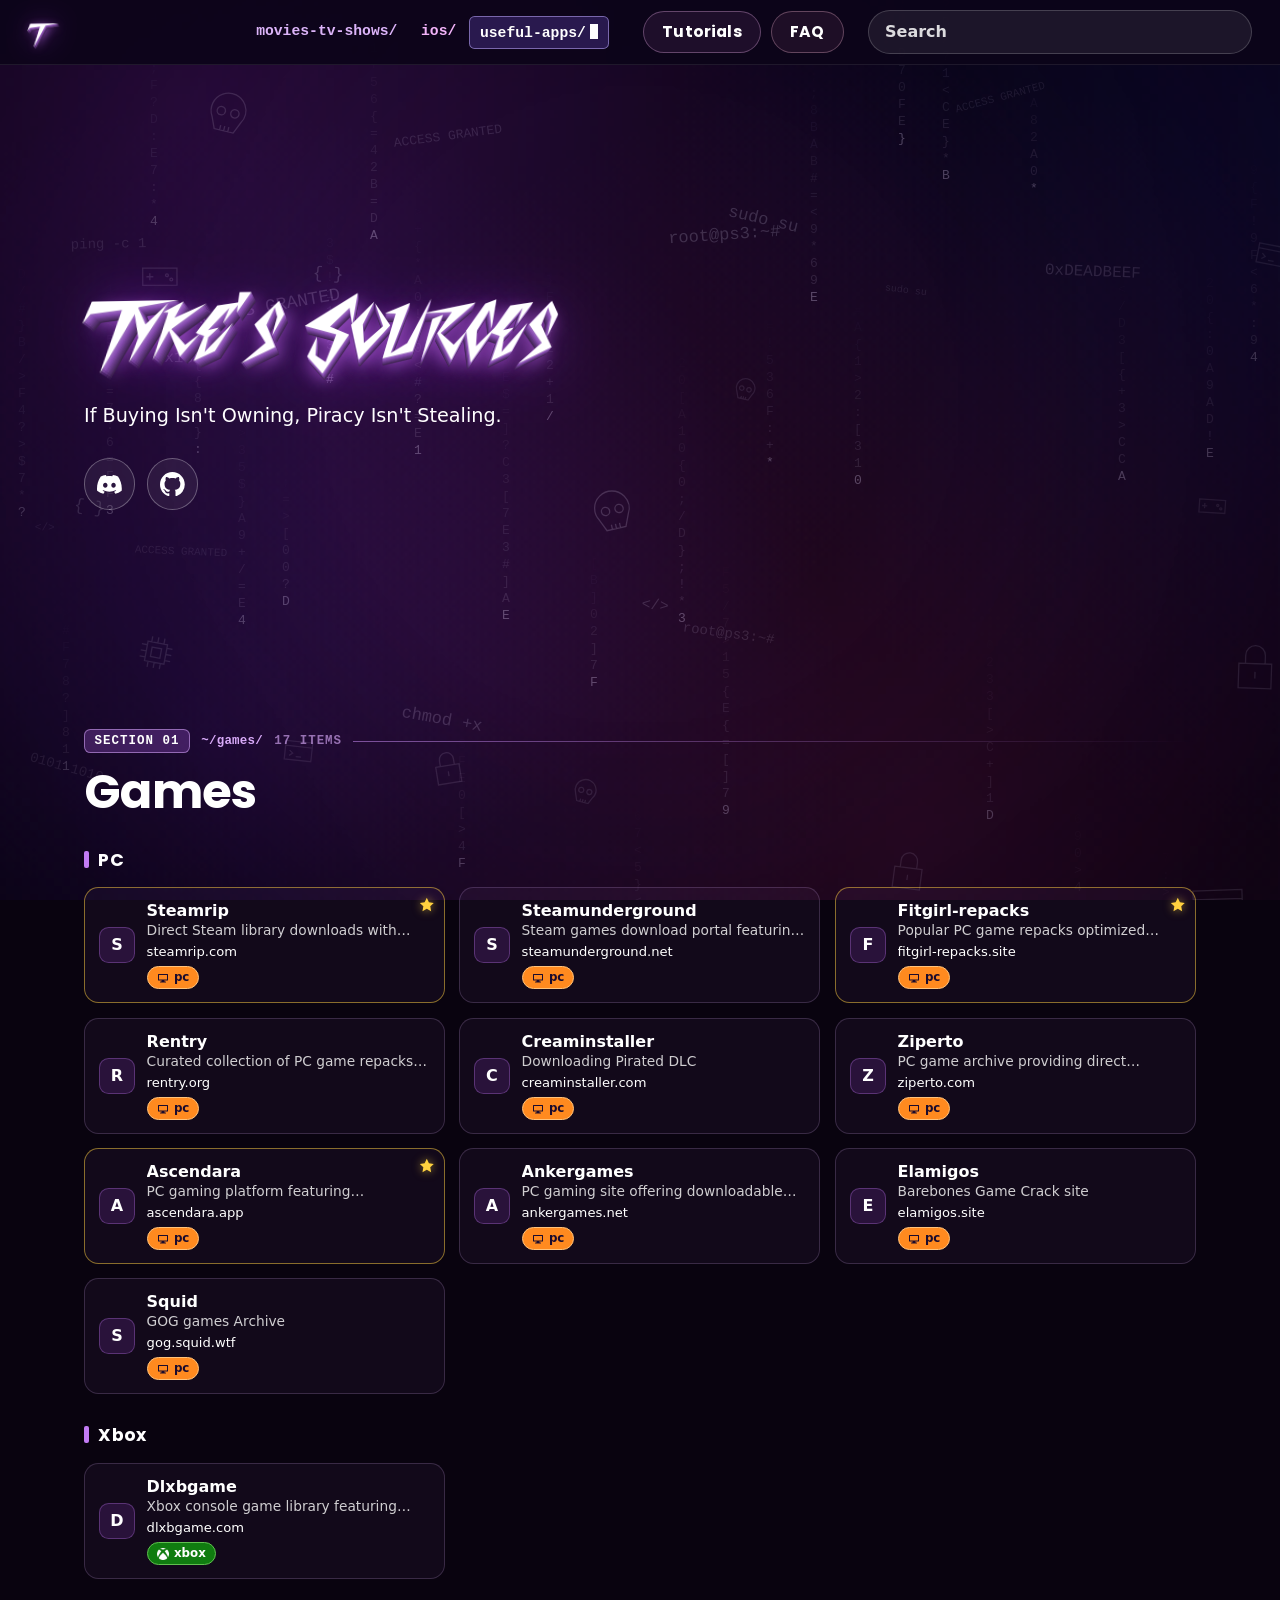
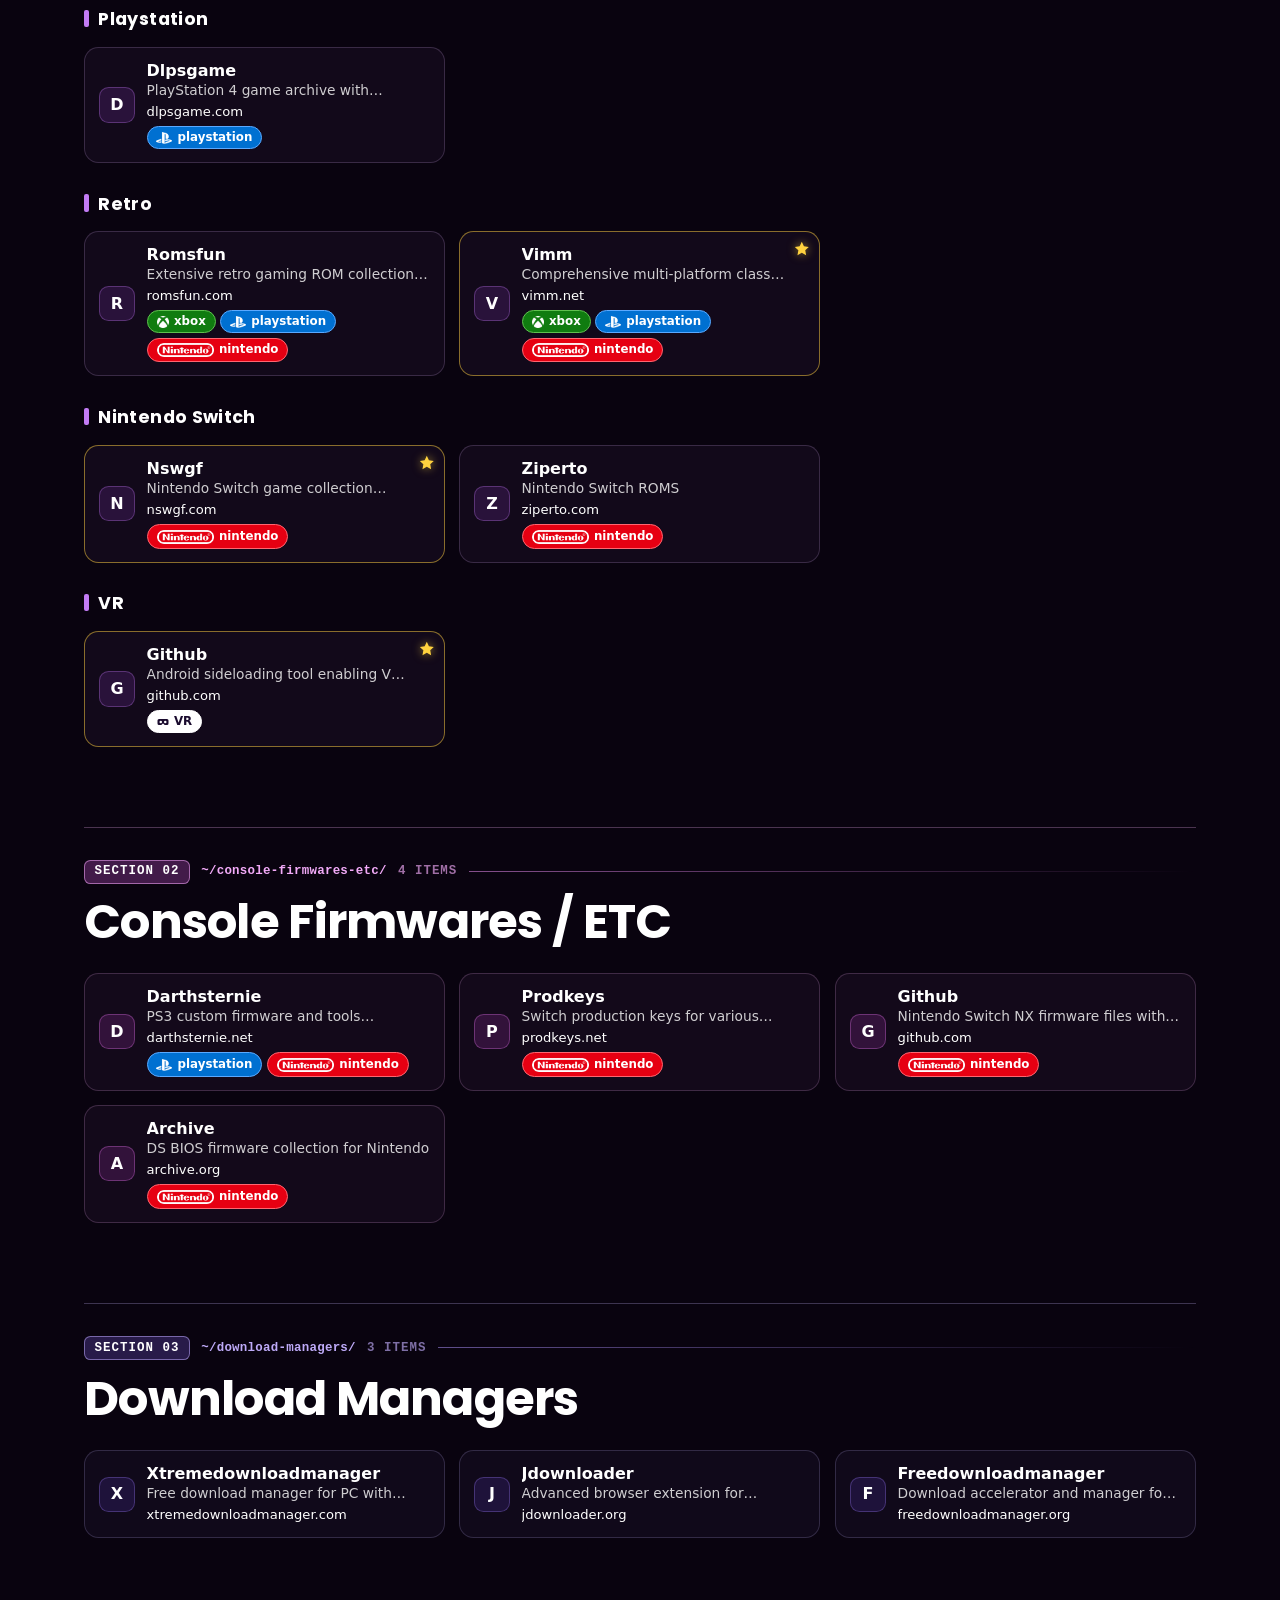
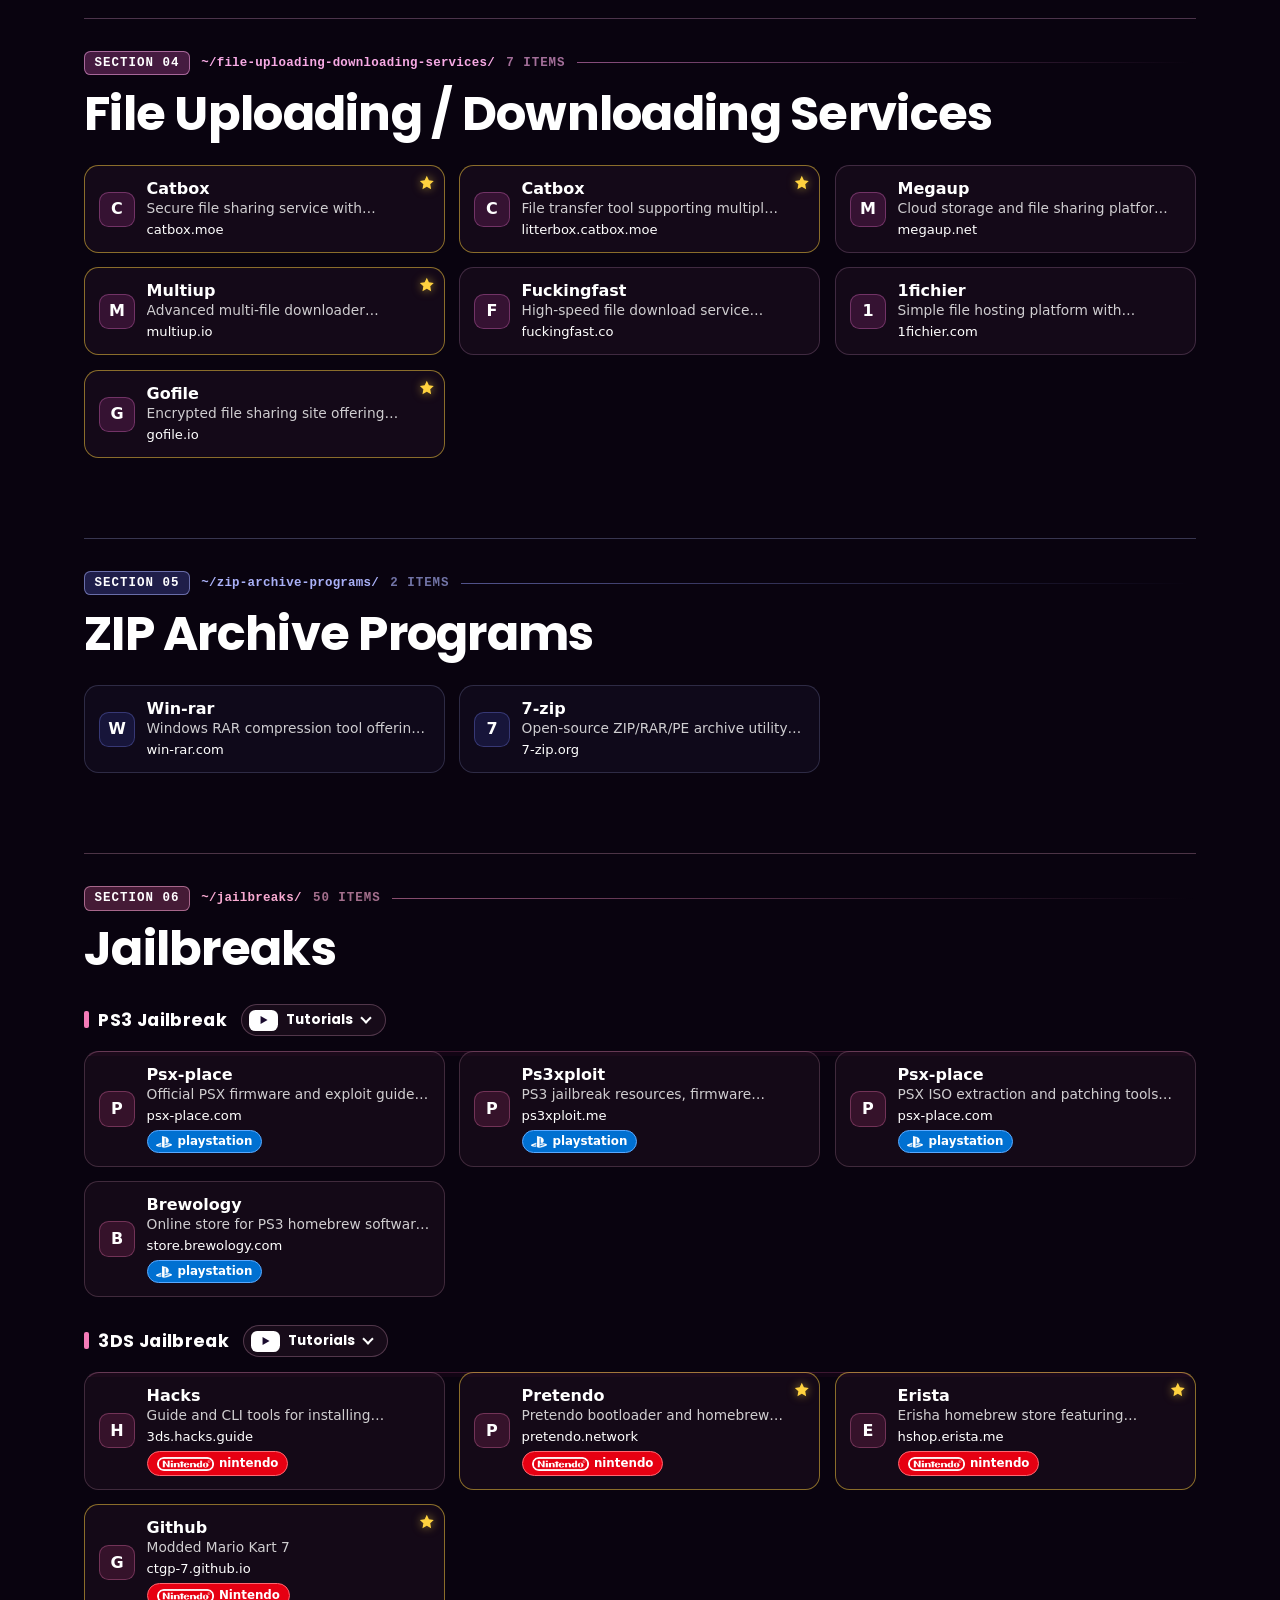
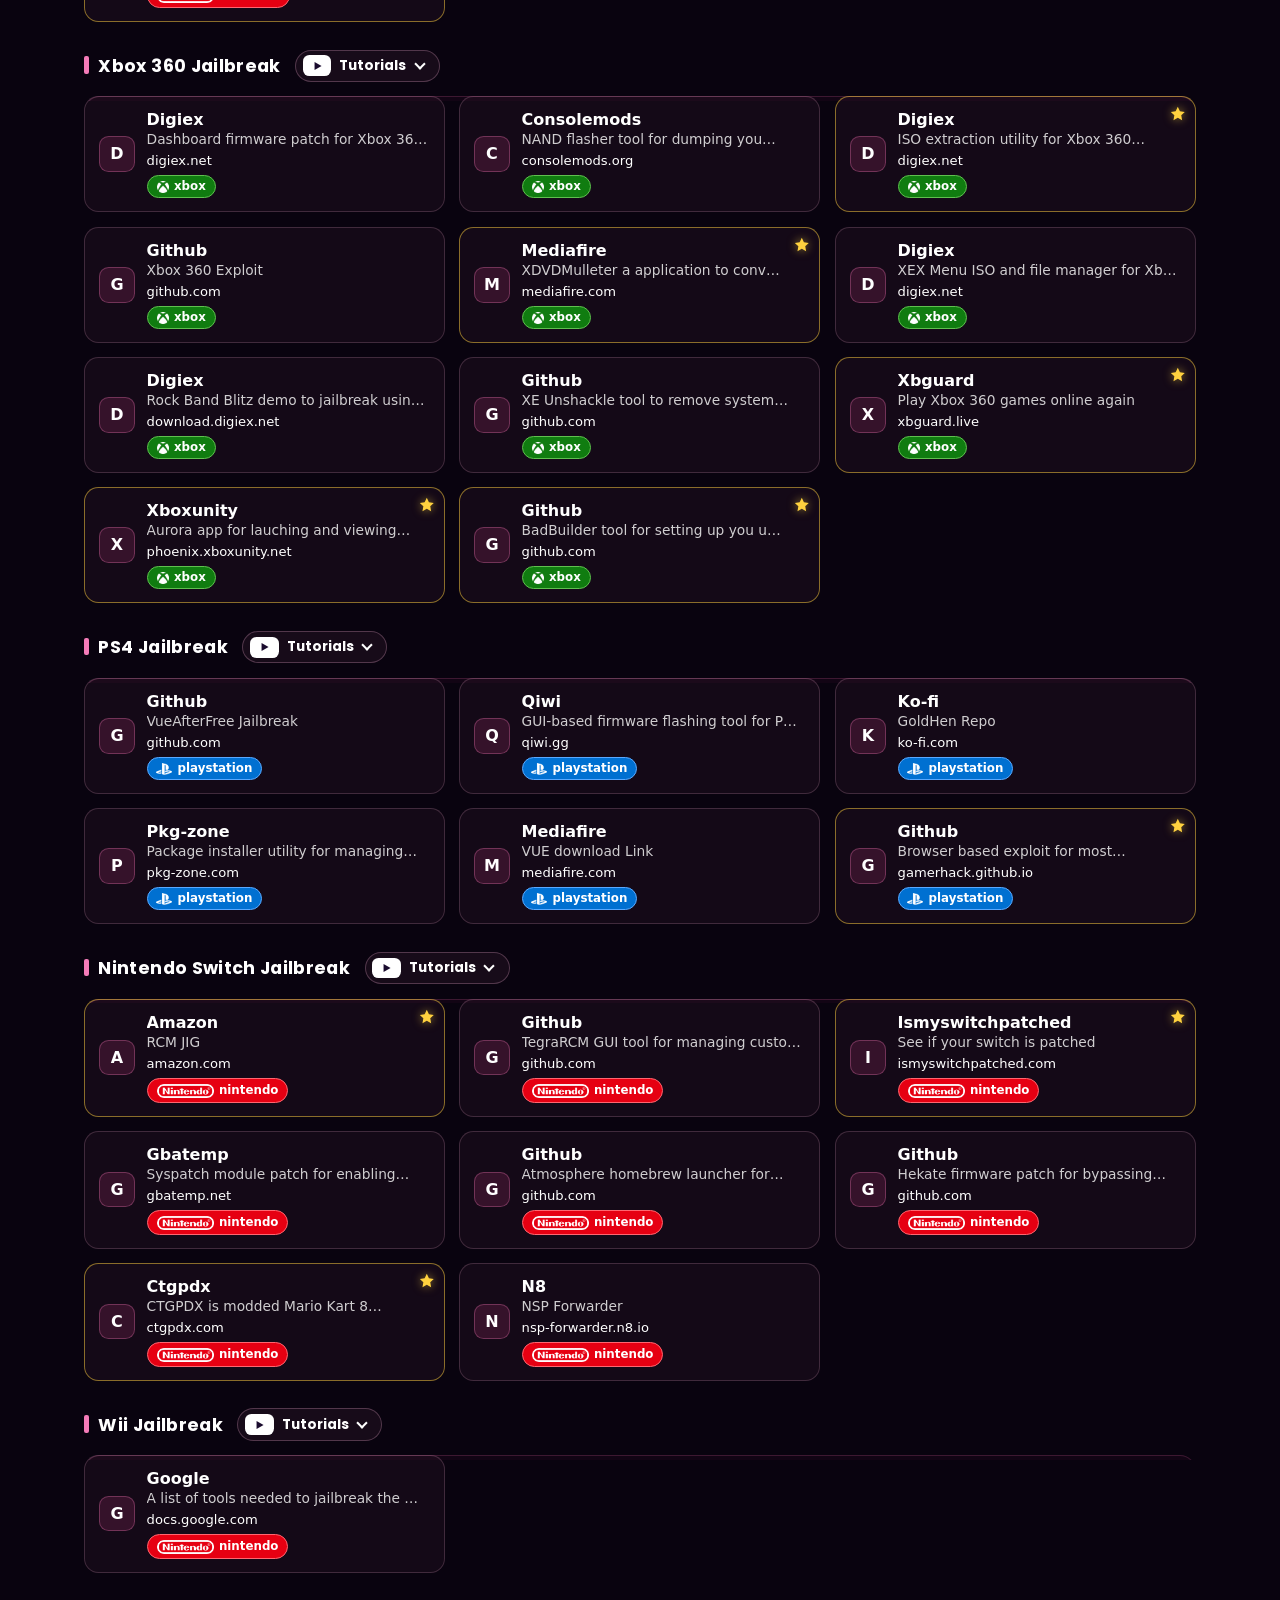
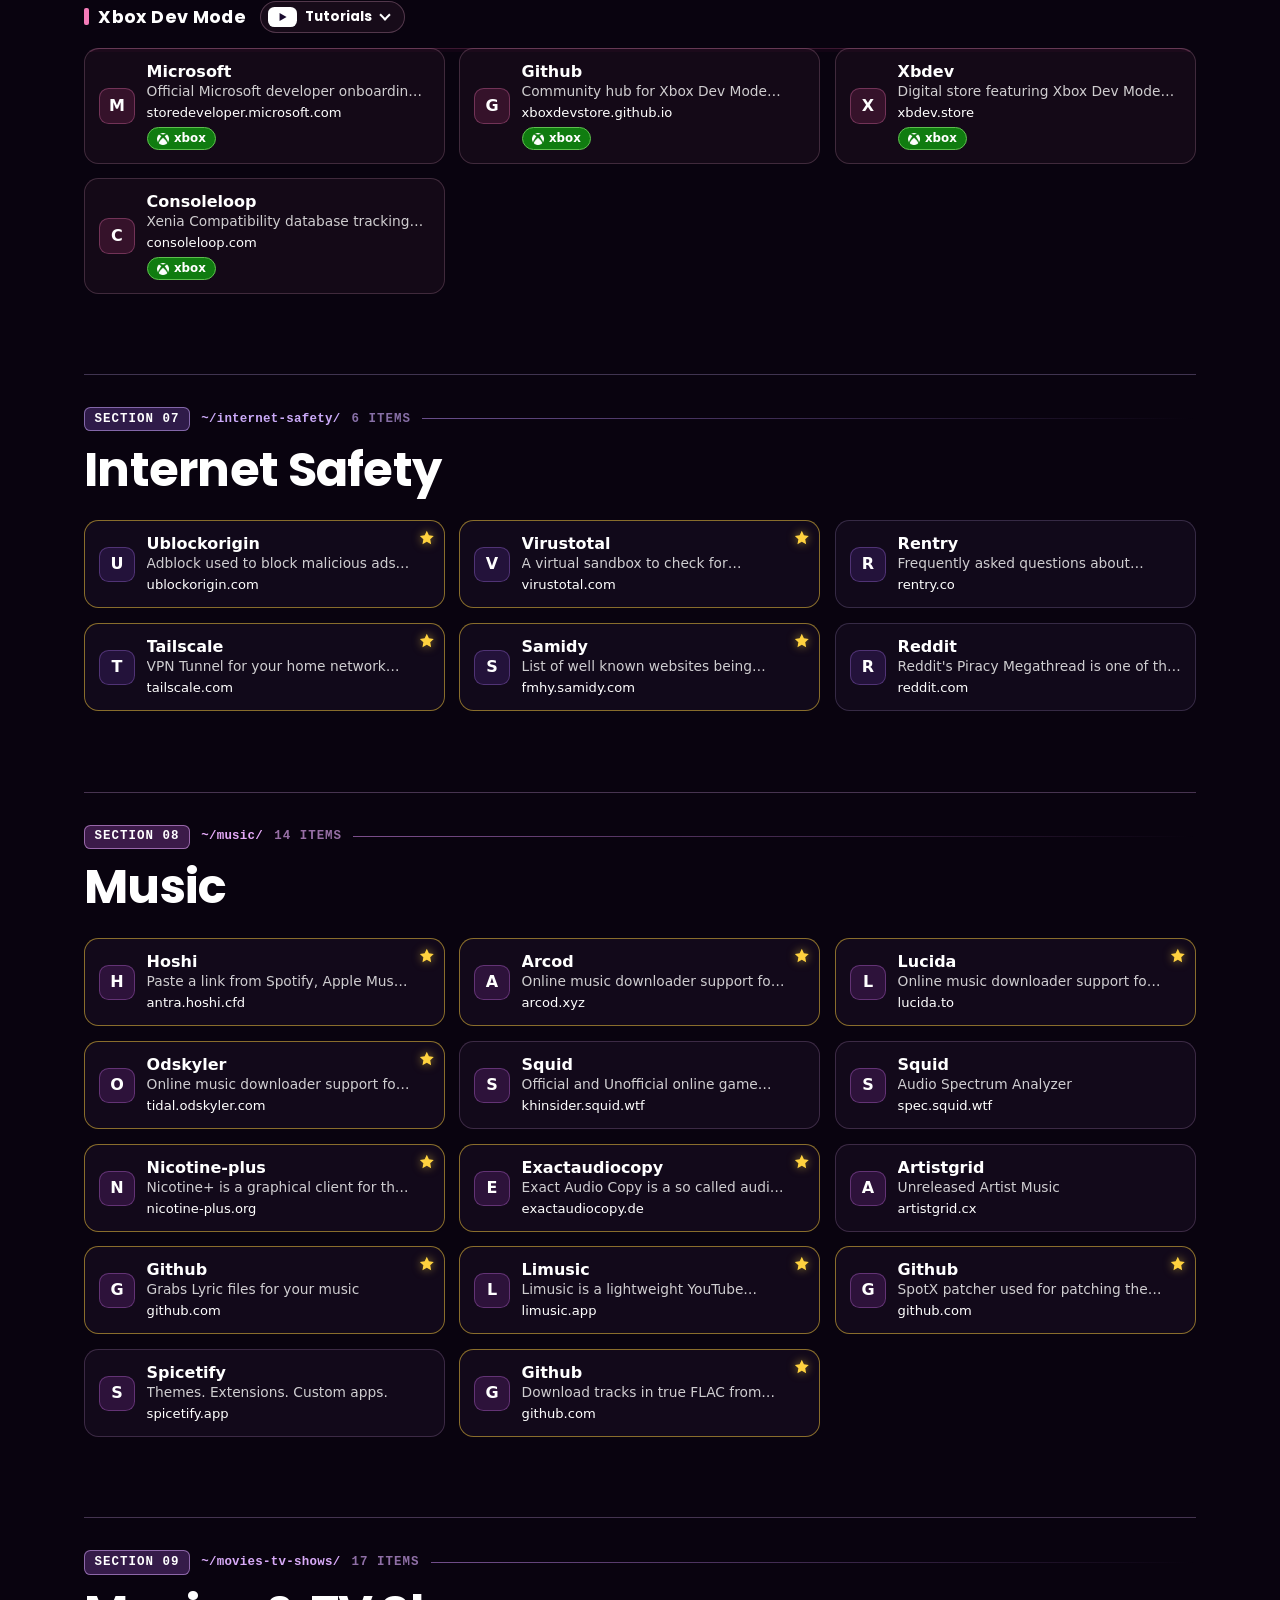
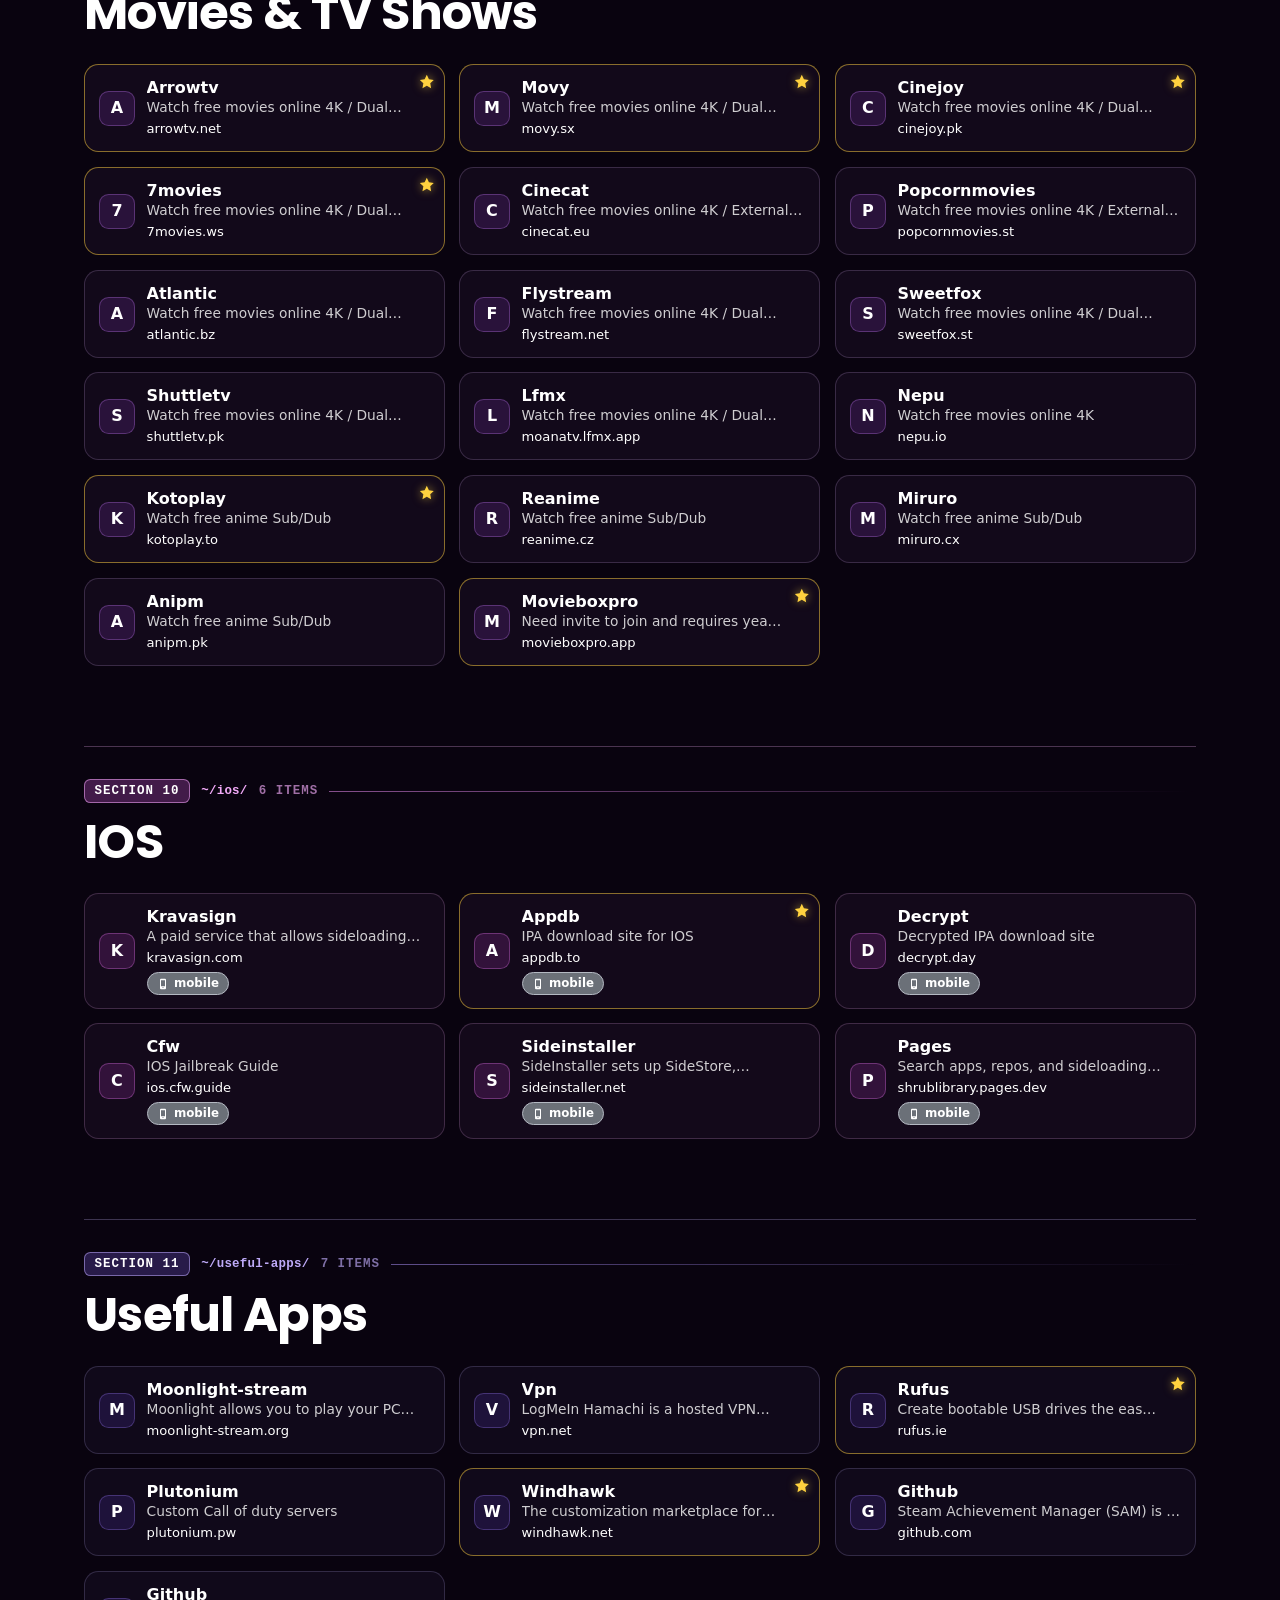
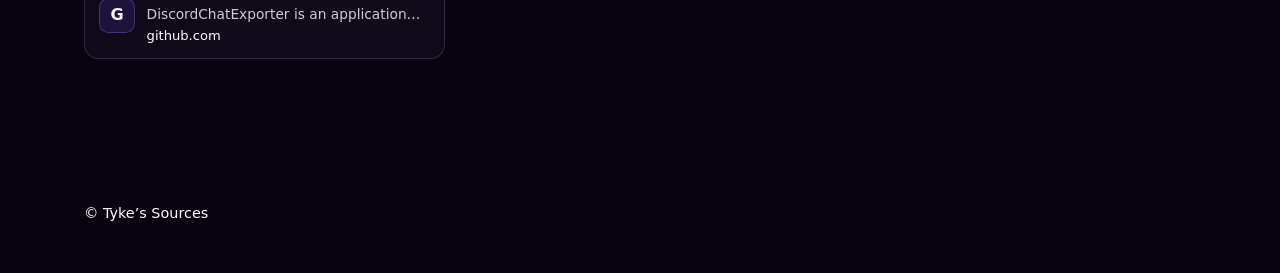
<file: index.html>
<!DOCTYPE html>
<html lang="en">
<head>
<meta charset="utf-8">
<meta name="viewport" content="width=device-width, initial-scale=1">
<title>Tyke’s Sources</title>
<meta name="description" content="Games, movies, music and jailbreaking tutorials, personally recommended.">
<link rel="stylesheet" href="style.css">
<link rel="icon" type="image/png" href="favicon.png">
<link rel="apple-touch-icon" href="apple-touch-icon.png">
</head>
<body>
<canvas id="bg" aria-hidden="true"></canvas>
<header class="top"><div class="top-in">
  <a class="brand" href="#top" id="title"></a>
  <nav id="nav" class="shell" aria-label="Sections"></nav>
  <div class="pages"><a class="chip" style="--h:300" href="tutorials.html">Tutorials</a><a class="chip" style="--h:330" href="faq.html">FAQ</a></div>
  <div class="search"><input id="q" type="search" placeholder="Search" aria-label="Search" autocomplete="off"><div id="sres" class="sres" hidden></div></div>
</div></header>

<section class="hero" id="top">
  <div>
    <h1 id="h1"></h1>
    <p class="sub" id="sub"></p>
    <div class="soc-row"><a class="soc" href="https://discord.gg/JWGgkWvyWD" aria-label="Discord" title="Discord"><svg viewBox="0 0 24 24" aria-hidden="true"><path d="M20.317 4.3698a19.7913 19.7913 0 00-4.8851-1.5152.0741.0741 0 00-.0785.0371c-.211.3753-.4447.8648-.6083 1.2495-1.8447-.2762-3.68-.2762-5.4868 0-.1636-.3933-.4058-.8742-.6177-1.2495a.077.077 0 00-.0785-.037 19.7363 19.7363 0 00-4.8852 1.515.0699.0699 0 00-.0321.0277C.5334 9.0458-.319 13.5799.0992 18.0578a.0824.0824 0 00.0312.0561c2.0528 1.5076 4.0413 2.4228 5.9929 3.0294a.0777.0777 0 00.0842-.0276c.4616-.6304.8731-1.2952 1.226-1.9942a.076.076 0 00-.0416-.1057c-.6528-.2476-1.2743-.5495-1.8722-.8923a.077.077 0 01-.0076-.1277c.1258-.0943.2517-.1923.3718-.2914a.0743.0743 0 01.0776-.0105c3.9278 1.7933 8.18 1.7933 12.0614 0a.0739.0739 0 01.0785.0095c.1202.099.246.1981.3728.2924a.077.077 0 01-.0066.1276 12.2986 12.2986 0 01-1.873.8914.0766.0766 0 00-.0407.1067c.3604.698.7719 1.3628 1.225 1.9932a.076.076 0 00.0842.0286c1.961-.6067 3.9495-1.5219 6.0023-3.0294a.077.077 0 00.0313-.0552c.5004-5.177-.8382-9.6739-3.5485-13.6604a.061.061 0 00-.0312-.0286zM8.02 15.3312c-1.1825 0-2.1569-1.0857-2.1569-2.419 0-1.3332.9555-2.4189 2.157-2.4189 1.2108 0 2.1757 1.0952 2.1568 2.419 0 1.3332-.9555 2.4189-2.1569 2.4189zm7.9748 0c-1.1825 0-2.1569-1.0857-2.1569-2.419 0-1.3332.9554-2.4189 2.1569-2.4189 1.2108 0 2.1757 1.0952 2.1568 2.419 0 1.3332-.946 2.4189-2.1568 2.4189Z"/></svg></a><a class="soc" href="https://github.com/txkex" aria-label="GitHub" title="GitHub"><svg viewBox="0 0 16 16" aria-hidden="true"><path d="M8 0C3.58 0 0 3.58 0 8c0 3.54 2.29 6.53 5.47 7.59.4.07.55-.17.55-.38 0-.19-.01-.82-.01-1.49-2.01.37-2.53-.49-2.69-.94-.09-.23-.48-.94-.82-1.13-.28-.15-.68-.52-.01-.53.63-.01 1.08.58 1.23.82.72 1.21 1.87.87 2.33.66.07-.52.28-.87.51-1.07-1.78-.2-3.64-.89-3.64-3.95 0-.87.31-1.59.82-2.15-.08-.2-.36-1.02.08-2.12 0 0 .67-.21 2.2.82.64-.18 1.32-.27 2-.27.68 0 1.36.09 2 .27 1.53-1.04 2.2-.82 2.2-.82.44 1.1.16 1.92.08 2.12.51.56.82 1.27.82 2.15 0 3.07-1.87 3.75-3.65 3.95.29.25.54.73.54 1.48 0 1.07-.01 1.93-.01 2.2 0 .21.15.46.55.38A8.013 8.013 0 0016 8c0-4.42-3.58-8-8-8z"/></svg></a></div>
  </div>
  <div class="scene" aria-hidden="true"><canvas class="pad" id="pad" aria-hidden="true"></canvas></div>
</section>

<main class="wrap" id="out"></main>
<footer>© Tyke’s Sources</footer>


<!-- LINKS: edit below. Syntax guide: videos/how-to-edit-the-site.mp4 or MAINTAINERS.md -->
<script type="text/plain" id="links">
@@Games@@

##PC##

https://steamrip.com/ && Direct Steam library downloads with full game files, configuration data, and installation guides&& ^pc $starred
https://steamunderground.net/ && Steam games download portal featuring popular titles with verified sources and direct links&& ^pc
https://fitgirl-repacks.site/ && Popular PC game repacks optimized for installation, compressed sizes, and system performance&& ^pc $starred
https://rentry.org/gnarly_repacks && Curated collection of PC game repacks with detailed information, install guides, and file lists&& ^pc
https://creaminstaller.com/ && Downloading Pirated DLC&& ^pc
https://www.ziperto.com/ && PC game archive providing direct downloads from multiple verified digital sources organized by title&& ^pc
https://ascendara.app/ && PC gaming platform featuring sideloaded games and applications with comprehensive collections&& ^pc $starred
https://ankergames.net/ && PC gaming site offering downloadable game files with various titles and platforms&& ^pc
https://elamigos.site/#TopOfPage && Barebones Game Crack site&& ^pc
https://gog.squid.wtf/ &&GOG games Archive&& ^pc

##Xbox##
https://dlxbgame.com/ && Xbox console game library featuring original Xbox and Xbox 360 titles with ISO files and installation guides&& ^xbox

##Playstation##
https://dlpsgame.com/category/ps4/ && PlayStation 4 game archive with complete collection organized alphabetically by title including official releases&& ^playstation

##Retro##
https://romsfun.com/roms/ && Extensive retro gaming ROM collection covering multiple classic handheld and console systems including Nintendo, PC, Xbox, PlayStation&& ^xbox,playstation,nintendo
https://vimm.net/ && Comprehensive multi-platform classic console ROM library preserving games from NES, SNES, Genesis, PlayStation, Xbox, N64, Dreamcast and more&& ^xbox,playstation,nintendo $starred

##Nintendo Switch##
https://nswgf.com/category/switch/ && Nintendo Switch game collection featuring various titles for homebrew, emulation, and compatibility testing use&& ^nintendo $starred
https://www.ziperto.com/ &&Nintendo Switch ROMS&& ^nintendo

##VR##
https://github.com/nerdunit/androidsideloader/releases/tag/v3.4 && Android sideloading tool enabling VR applications and games without Play Store requirements&& ^VR $starred

@@Console Firmwares / ETC@@
https://darthsternie.net/ && PS3 custom firmware and tools repository with multiple firmware versions and patches&& ^playstation,nintendo
https://prodkeys.net/ && Switch production keys for various Nintendo Switch system versions&& ^nintendo
https://github.com/THZoria/NX_Firmware/releases && Nintendo Switch NX firmware files with multiple system versions available&& ^nintendo
https://archive.org/compress/nds-bios-firmware && DS BIOS firmware collection for Nintendo&& ^nintendo

@@Download Managers@@
https://xtremedownloadmanager.com/ && Free download manager for PC with resume capability and speed optimization tools&&
https://jdownloader.org/jdownloader2 && Advanced browser extension for managing and downloading from multiple web services&&
https://www.freedownloadmanager.org/ && Download accelerator and manager for Windows supporting video download and batch operations&&

@@File Uploading / Downloading Services@@
https://catbox.moe && Secure file sharing service with privacy focus and automatic link expiration for safe transfers&& $starred
https://litterbox.catbox.moe && File transfer tool supporting multiple file types with progress tracking and direct access&& $starred
https://megaup.net && Cloud storage and file sharing platform offering private links and encryption for large files&&
https://multiup.io/en && Advanced multi-file downloader supporting batch processing, resume, and speed optimization&& $starred
https://fuckingfast.co && High-speed file download service featuring optimized streaming and direct access links&&
https://1fichier.com && Simple file hosting platform with temporary storage and secure download options for users&& 
https://gofile.io && Encrypted file sharing site offering privacy-focused transfer links without account registration required&& $starred

@@ZIP Archive Programs@@
https://www.win-rar.com/start.html?&L=0 && Windows RAR compression tool offering powerful archiving features for large files&&
https://www.7-zip.org/ && Open-source ZIP/RAR/PE archive utility supporting multiple formats with high performance&&

@@Jailbreaks@@

##PS3 Jailbreak##
https://www.psx-place.com/threads/hfw-4-92-1-hybrid-firmware-official-release.46954/ && Official PSX firmware and exploit guides for system access&& ^playstation
https://www.ps3xploit.me/ && PS3 jailbreak resources, firmware updates, and exploit patches for homebrew access&& ^playstation
https://www.psx-place.com/resources/ps3-iso-tools.68/ && PSX ISO extraction and patching tools for converting commercial games to homebrew format&& ^playstation
https://store.brewology.com/ && Online store for PS3 homebrew software, firmware patches, and modding utilities&& ^playstation
https://www.youtube.com/watch?v=Ze3UMdMakvk&t=809s &&PS3Xploit brings homebrew to all models of the PS3 in the form of HEN, short for Homebrew Enabler! PS3HEN works on ANY retail model of PS3 as long as your console is on firmware 4.93 or lower. This tutorial will walk you through the process of installing 4.93 HFW, a hybrid firmware build of 4.93 which will allow you to install and run the required files. After being installed, this will cover the actual installation of PS3HEN, homebrew installation, and some quick tips on how to use PS3HEN!&& | Mr.Mario Shows how to jailbreak a PS3

##3DS Jailbreak##
https://3ds.hacks.guide/installing-boot9strap-%28mset9-cli%29 && Guide and CLI tools for installing Boot9strap on 3DS systems&& ^nintendo
https://pretendo.network/ && Pretendo bootloader and homebrew manager for Nintendo 3DS&& ^nintendo $starred
https://hshop.erista.me/ && Erisha homebrew store featuring custom launchers, emulators, and gaming apps for 3DS&& ^nintendo $starred
https://ctgp-7.github.io/ && Modded Mario Kart 7&& ^Nintendo $starred
https://www.youtube.com/watch?v=btwgO7mCi9g &&Today, we are going to set up Luma3DS custom firmware on the 3DS to unlock its full potential! This will work on any model in the Nintendo 3DS Family of Systems.&& |  How to Mod your 3DS in 2026! (Full Guide) | Homebrew Launcher, Install Games, + more! ^nintendo

##Xbox 360 Jailbreak##
https://digiex.net/threads/xbox-360-dashboard-system-update-2-0-17559-0-download-with-avatars.16047/ && Dashboard firmware patch for Xbox 360 system updates&& ^xbox
https://www.consolemods.org/wiki/File:Simple_360_NAND_Flasher.7z && NAND flasher tool for dumping you NAND&& ^xbox
https://digiex.net/attachments/isoextract-rar.7679/ && ISO extraction utility for Xbox 360 images&& ^xbox $starred
https://github.com/grimdoomer/Xbox360BadUpdate && Xbox 360 Exploit&& ^xbox
https://www.mediafire.com/file/f3dkk6v0a8276xo/XDVDMulleter+v10.2beta.zip && XDVDMulleter a application to convert ISO'S && ^xbox $starred
https://digiex.net/threads/xexmenu-1-1-download-xex-menu-iso-live-and-xex-file-manager-for-xbox-360.11096/ && XEX Menu ISO and file manager for Xbox 360&& ^xbox
https://download.digiex.net/Consoles/Xbox360/Arcade-games/RBBlitz.zip && Rock Band Blitz demo to jailbreak using BadUpdate&& ^xbox
https://github.com/Byrom90/XeUnshackle && XE Unshackle tool to remove system restrictions and enable homebrew on Xbox 360&& ^xbox
https://xbguard.live/ && Play Xbox 360 games online again&& ^xbox $starred
http://phoenix.xboxunity.net/downloads/Aurora%200.7b.2%20-%20Release%20Package.rar && Aurora app for lauching and viewing games&& ^xbox $starred
https://github.com/Pdawg-bytes/BadBuilder && BadBuilder tool for setting up you usb to jailbreak&& ^xbox $starred
https://www.youtube.com/watch?v=nchLv_yS5wI&t &&ABadAvatar gets even better with the ABadAvatar v1.3 fork, now bringing us instant Bad Update access from the sign-in screen on the Xbox 360! This fork from bibarub takes shutterbug2000's ABadAvatar release and integrates Grimdoomer's Bad Update 1.3 changes. The result being instead of using Rock Band Blitz as an entry point, we can gain instant access to a modified Xbox 360 environment straight from the Dashboard itself! This video showcases this fork of ABadAvatar in use, explain what exactly ABadAvatar is, and how to upgrade or convert to this release.&& |  ABadAvatar 1.3: Instant Bad Update on Boot for Xbox 360! - Upgrade & Usage Guide ^xbox
https://www.youtube.com/watch?v=seOPwVF3YEM &&Thanks to the changes implemented into bibarub's fork of ABadAvatar, on top of the massive speed increase it now also supports booting from additional devices including an internal hard drive! That means you can now have an RGH/JTAG-like experience by running ABadAvatar, a custom dashboard, game backups, homebrew, and more exclusively from an internal drive on the Xbox 360! This video aims to take an existing Bad Update or ABadAvatar setup on a USB drive, get it updated to bibarub's ABadAvatar fork, and boot into that to transfer the setup to your internal drive. All that's needed here is some time and your existing USB drive, so there's no need to shuck your drive or hook it up to a computer.&& | How to Run ABadAvatar from an Internal Drive - ABadAvatar HDD Setup & Transfer ^xbox 
https://www.youtube.com/watch?v=P2hOdoLzQ38&t &&XeUnshackle Max brings us all the capabilities we know and love from XeUnshackle, but this time around with a few additional quality of life features built in! This includes the ability to auto-start once loaded, meaning you no longer have to press the Back button on your controller to load into a custom Dashboard! The abilities to hide console sensitive keys, disable boot animation playback, or even control the volume of the XeUnshackle boot animation are also welcome additions to XeUnshackle Max. Finally, you can even set a custom boot animation to replace the chain breaking animation we're familiar with. Utilizing all of those features and navigating XeUnshackle Max is covered in this video, so by the end you'll know how to utilize all the great new features built into this forked payload!&& | XeUnshackle Max: Auto-Start, Custom Boot Animations, and More for Bad Update or ABadAvatar! ^xbox
https://www.youtube.com/watch?v=dgX6KUQy4jk &&A major recommended safety precaution when using Bad Update or ABadAvatar is to not connect to a network until your payload, such as XeUnshackle, finishes running successfully. This typically means you would need to disconnect and reconnect an Ethernet cable each time you reboot your console, which is even more annoying for those limited to WiFi. Thankfully the AutoDNS plugin eliminates the disconnects and reconnects for us by handling it all in the background! AutoDNS requires your console to be set to an unusable DNS address, then once loaded seamlessly swaps the DNS in the background to Cloudflare's DNS to get you back online. This video will show how to set it up on your Xbox 360 modified with Bad Update or ABadAvatar to help quell some worries and get you up and running with less disconnects!&& | AutoDNS: A Useful Network Safety Plugin for Bad Update & ABadAvatar Consoles ^xbox
https://www.youtube.com/watch?v=G8ceM_xXlO8&t &&The long awaited and believed to be impossible softmod is here in the form of Peer Pressure! This has been created and released by the legendary Grimdoomer, who previously brought us Bad Update for Xbox 360. Unlike Bad Update, this is a tried and true softmod that installs to the console and runs on coldboot! This all encompassing guide goes through the process of updating your console, setting up Peer Pressure, learning about homebrew, backing up your disc based games, and more! While this is a long guide, this was made to pack in answers to the most commonly asked questions for anyone jumping into Xbox 360 modding for the first time. Grab a console, a USB drive, your hard drive, and make the impossible happen!&& | How to Softmod the Xbox 360 - Peer Pressure Beginner Setup for Homebrew, Backups, and More! ^xbox

##PS4 Jailbreak##
https://github.com/Vuemony/vue-after-free/releases && VueAfterFree Jailbreak&& ^playstation
https://qiwi.gg/file/jsyH5967-PPPwnGUI1 && GUI-based firmware flashing tool for PS4 jailbreaking and update bypass&& ^playstation
https://ko-fi.com/s/3aa1f4d1f0 && GoldHen Repo&& ^playstation
https://pkg-zone.com/ && Package installer utility for managing PS4 jailbreak tools and firmware packages&& ^playstation
https://www.mediafire.com/file/45owcabezln2ykm/CUSA00960.zip/file && VUE download Link&& ^playstation
https://gamerhack.github.io/g2all/ && Browser based exploit for most firmwares&& ^playstation $starred
https://www.youtube.com/watch?v=evdNQ1Vl2Bo &&PS4 14.00 WebKit Jailbreak Released with GoldHEN 2.4b18.13&& | PS4 14.00 Stable WebKit Jailbreak Released with GoldHEN Support! (Overview & Setup) ^playstation
https://www.youtube.com/watch?v=EdserHNynL4&t &&How to Jailbreak the PS4 using the PSVue app on firmware 13.00 and lower!&& | How to Jailbreak the PS4 on 13.00 or lower ^playstation


##Nintendo Switch Jailbreak##
https://www.amazon.com/Nintendo-Switch-Short-Connector-Recovery/dp/B07J9JJRRG && RCM JIG&& ^nintendo $starred
https://github.com/eliboa/TegraRcmGUI/releases && TegraRCM GUI tool for managing custom bootloaders and system configuration on Switch&& ^nintendo 
https://ismyswitchpatched.com/ && See if your switch is patched&& ^nintendo $starred
https://gbatemp.net/download/sys-patch-sysmodule.38936/ && Syspatch module patch for enabling system access and homebrew on Switch&& ^nintendo
https://github.com/Atmosphere-NX/Atmosphere/releases && Atmosphere homebrew launcher for Nintendo Switch with extensive app support&& ^nintendo
https://github.com/CTCaer/hekate/releases && Hekate firmware patch for bypassing system restrictions and enabling homebrew on Switch&& ^nintendo
https://www.ctgpdx.com/ && CTGPDX is modded Mario Kart 8 Deluxe&& ^nintendo $starred
https://nsp-forwarder.n8.io/ && NSP Forwarder && ^nintendo
https://www.youtube.com/watch?v=MocGuSFaiLY &&in this video, I'll show you guys how to mod your Nintendo Switch in 2026 && | How To Mod Your Nintendo Switch In 2026 ^nintendo

##Wii Jailbreak##
https://docs.google.com/document/d/1Q8x5HuMJjeKEA_qpi_sKAZLqAQMmv8pL7tPXXXEMdXI/edit?tab=t.0 &&A list of tools needed to jailbreak the Wii made by FunkyScott47!&& ^nintendo
https://www.youtube.com/watch?v=j-k9hlklspE &&Today, we are turning a plain old Wii into a gaming BEAST! This is an in-depth guide that will get you fully set up and ready to play your Wii + GameCube Games through USB Loader GX. It's also going to include Priiloader, Bootmii, and the Homebrew Browser. Let's do it!&& | How to Mod your Wii in 2026! | Homebrew Channel, Wii + GCN Games, USB Loader GX, + More! ^nintendo $starred

##Xbox Dev Mode##
https://storedeveloper.microsoft.com/en-US/onboarding && Official Microsoft developer onboarding portal for Xbox Series X/S development&& ^xbox
https://xboxdevstore.github.io/ && Community hub for Xbox Dev Mode tools, SDKs, and homebrew resources&& ^xbox
https://xbdev.store/ && Digital store featuring Xbox Dev Mode utilities, debugging software, and customization packs&& ^xbox
https://consoleloop.com/xbox-series-xors-xenia-compatibility-list/ && Xenia Compatibility database tracking which Xbox 360/One titles run on Series X/S&& ^xbox
https://www.youtube.com/watch?v=LMPFW2s6UEc &&Xbox Dev Mode is free now, and it turns your Series X|S into an emulation machine. PS2, GameCube, Wii, Xbox 360, Wii U and even the fan port of God of War III all run on the Xbox you already have. Here's what Dev Mode is, what you need, and how to set it up step by step.&& | Xbox Dev Mode Setup Guide: Turn Series X|S Into an Emulation Machine
@@Internet Safety@@
https://ublockorigin.com/ &&Adblock used to block malicious ads on many sites&& $starred
https://www.virustotal.com &&A virtual sandbox to check for malware in uploaded files&& $starred
https://rentry.co/piracy-faq-virustotal &&Frequently asked questions about VirusTotal&&\
https://tailscale.com/ &&VPN Tunnel for your home network (alternative to opening a port)&& $starred
https://fmhy.samidy.com/ &&List of well known websites being constantly monitored and maintained by the community&& $starred
https://www.reddit.com/r/Piracy/wiki/megathread/ &&Reddit's Piracy Megathread is one of the most trusted places for media and is kept maintained&&

@@Music@@
https://antra.hoshi.cfd/ &&Paste a link from Spotify, Apple Music, Amazon, Tidal, Qobuz, or Deezer. Antra resolves it, fetches the highest-quality source we can find, and hands you the file. Free. && $starred
https://arcod.xyz/ &&Online music downloader support for Highest Quailty&& $starred
https://lucida.to/ &&Online music downloader support for Highest Quailty&& $starred
https://tidal.odskyler.com/ &&Online music downloader support for Highest Quailty&& $starred
https://khinsider.squid.wtf/ &&Official and Unofficial online game soundtrack downloader&&
https://spec.squid.wtf/ &&Audio Spectrum Analyzer&&
https://nicotine-plus.org/ &&Nicotine+ is a graphical client for the Soulseek peer-to-peer network.&& $starred
https://www.exactaudiocopy.de/ &&Exact Audio Copy is a so called audio grabber for audio CDs using standard CD and DVD-ROM drives&& $starred
https://artistgrid.cx/ &&Unreleased Artist Music&&
https://github.com/tranxuanthang/lrcget &&Grabs Lyric files for your music&& $starred
https://limusic.app/ &&Limusic is a lightweight YouTube Music player for your computer and your phone. Search anything, hit play, and listen without ads, with your playlists, your library, synced lyrics and friends listening along.&& $starred
https://github.com/SpotX-Official/SpotX &&SpotX patcher used for patching the desktop version of Spotify&& $starred
https://spicetify.app/ &&Themes. Extensions. Custom apps.
The ultimate Spotify customization toolkit.&& $starred
https://github.com/spotbye/Flacora &&Download tracks in true FLAC from Tidal, Qobuz, Amazon Music & Deezer — no account required.&& $starred

@@Movies & TV Shows@@
https://arrowtv.net/ &&Watch free movies online 4K / Dual Audio / External Subs / Ad-Toggle&& $starred
https://www.movy.sx/ &&Watch free movies online 4K / Dual Audio / External Subs / Ad-Toggle&& $starred
https://cinejoy.pk/ &&Watch free movies online 4K / Dual Audio / External Subs / Ad-Toggle&& $starred
https://7movies.ws/ &&Watch free movies online 4K / Dual Audio / External Subs / Ad-Toggle&& $starred
https://cinecat.eu/ &&Watch free movies online 4K / External Subs / Ad-Toggle&&
https://popcornmovies.st/ &&Watch free movies online 4K / External Subs / Ad-Toggle&&
https://atlantic.bz/ &&Watch free movies online 4K / Dual Audio / External Subs / Ad-Toggle&&
https://flystream.net/ &&Watch free movies online 4K / Dual Audio / External Subs / Ad-Toggle&&
https://sweetfox.st/ &&Watch free movies online 4K / Dual Audio / External Subs / Ad-Toggle&&
https://shuttletv.pk/ &&Watch free movies online 4K / Dual Audio / External Subs / Ad-Toggle&&
https://moanatv.lfmx.app &&Watch free movies online 4K / Dual Audio / External Subs / Ad-Toggle&&
https://nepu.io/ &&Watch free movies online 4K&&
https://kotoplay.to/ &&Watch free anime Sub/Dub&& $starred
https://reanime.cz/ &&Watch free anime Sub/Dub&&
https://miruro.cx/ &&Watch free anime Sub/Dub&&
https://anipm.pk/ &&Watch free anime Sub/Dub&&
https://www.movieboxpro.app/ &&Need invite to join and requires yearly payment (works on all devices even TV)&& $starred

@@IOS@@
https://www.kravasign.com/ &&A paid service that allows sideloading apps on IOS devices&& ^mobile
https://appdb.to/ && IPA download site for IOS&& ^mobile $starred
https://decrypt.day &&Decrypted IPA download site&& ^mobile
https://ios.cfw.guide/ &&IOS Jailbreak Guide&& ^mobile
https://sideinstaller.net/ &&SideInstaller sets up SideStore, LiveContainer, AltStore or Madeira on your iPhone or iPad. The pairing, signing and installing that used to need a Mac or PC happen on the device.&& ^mobile
https://shrublibrary.pages.dev/ &&Search apps, repos, and sideloading sources in one place. For IOS&& ^mobile

@@Useful Apps@@
https://moonlight-stream.org/ &&Moonlight allows you to play your PC games on almost any device, whether you're in another room or miles away from your gaming rig.&&
https://vpn.net/ &&LogMeIn Hamachi is a hosted VPN service that lets you securely extend LAN-like networks
to distributed teams, mobile workers and your gamer friends alike. In minutes &&
https://rufus.ie &&Create bootable USB drives the easy way&& $starred
https://plutonium.pw/ &&Custom Call of duty servers&&
https://windhawk.net/ &&The customization marketplace for Windows and programs&& $starred
https://github.com/gibbed/SteamAchievementManager &&Steam Achievement Manager (SAM) is a lightweight, portable application used to manage achievements and statistics in the popular PC gaming platform Steam. &&
https://github.com/Tyrrrz/DiscordChatExporter &&DiscordChatExporter is an application that can be used to export message history from any Discord channel to a file. It works with direct messages, group messages, and server channels, and supports Discord's dialect of markdown as well as most other rich media features.&&
</script>


<script src="common.js"></script>
<script>
const HOME_URL="https://tyke.lol";
const SUBTITLE="If Buying Isn't Owning, Piracy Isn't Stealing.";
document.title=TITLE;logo3d($("title"),"T",8,1.5);$("title").setAttribute("aria-label",TITLE+" home");$("title").title=TITLE;
if(HOME_URL){const a=$("title");a.href=HOME_URL}logo3d($("h1"),TITLE,14,2.5);$("sub").textContent=SUBTITLE;

function parseSites(text){
  const secs=[];let sec=null,grp=null;const legacy=!/^\s*(\*\*|@@)/m.test(text);
  const newSec=n=>{sec={name:n,groups:[]};secs.push(sec);grp=null};
  const newGrp=n=>{if(!sec)newSec("More");grp={name:n,links:[],videos:[]};sec.groups.push(grp)};
  for(const raw of text.split(/\r?\n/)){
    const line=raw.trim();
    if(!line||line.startsWith("//"))continue;
    let m=line.match(/^@@\s*(.+?)\s*@{1,2}$/)||line.match(/^\*\*\s*(.+?)\s*\*{1,2}$/);if(m){newSec(m[1]);continue}
    m=line.match(/^#+\s*(.+?)[\s#]*$/);if(m){if(legacy){newSec(m[1]);newGrp(null)}else newGrp(m[1]);continue}
    const {url,title,desc,tags,star,forceVid}=splitLine(line);
    const y=url.match(YT),f=!y&&(forceVid||VID.test(url));
    if(!y&&!f&&!/^https?:\/\//i.test(url))continue;
    if(!grp)newGrp(null);
    if(y||f){grp.videos.push({url,title,desc,tags,star,yt:y?y[1]:null,file:f});continue}
    grp.links.push({url,title,desc,tags,star});
  }
  secs.forEach(x=>x.groups=x.groups.filter(g=>g.links.length||g.videos.length));
  return secs.filter(x=>x.groups.length);
}
function videoDrop(id,name,heading,rowCls,vids,auto){
  const frag=document.createDocumentFragment(),head=mk("div",rowCls);
  const btn=mk("button","vtoggle");btn.type="button";
  btn.append(mk("span","yt"),mk("span",null,"Tutorials"),mk("span","chev"));
  btn.setAttribute("aria-label","Tutorials for "+name);btn.setAttribute("aria-expanded","false");
  const pn=mk("div","vpanel"),vin=mk("div","vin"),vl=mk("div","vlist");
  pn.id=id+"-tutorials";btn.setAttribute("aria-controls",pn.id);pn.inert=true;
  vin.appendChild(vl);pn.appendChild(vin);if(heading)head.appendChild(heading);head.appendChild(btn);frag.append(head,pn);
  let filled=false,t=0;
  const set=(o,user)=>{
    clearTimeout(t);
    if(o&&!filled){vids.forEach(l=>vl.appendChild(video(l)));filled=true}
    pn.classList.toggle("open",o);pn.inert=!o;btn.setAttribute("aria-expanded",o);
    if(user)o?OPEN.add(id):OPEN.delete(id);
    /* once it has slid shut, empty the panel so a playing video stops */
    if(!o)t=setTimeout(()=>{if(!pn.classList.contains("open")){vl.replaceChildren();filled=false}},500);
  };
  btn.onclick=()=>set(!pn.classList.contains("open"),true);
  if(OPEN.has(id)||auto)set(true);
  return frag;
}
let SITES=[],io,io2;const OPEN=new Set();
function goTo(id,flash){
  const el=document.getElementById(id);if(!el)return;
  el.scrollIntoView({behavior:RM?"auto":"smooth",block:"start"});
  if(flash===false)return;
  const t=el.matches("section")?el.querySelector("h2"):el;
  t.classList.remove("flash");void t.offsetWidth;t.classList.add("flash");setTimeout(()=>t.classList.remove("flash"),1700);
}
function buildNav(){
  const nav=$("nav");nav.replaceChildren();
  const chip=(id,name,h)=>{const a=mk("a","chip",shellName(name)+"/");a.title=name;a.href="#"+id;a.dataset.id=id;a.style.setProperty("--h",h);nav.appendChild(a)};
  SITES.forEach((s,i)=>chip(slug(s.name,i),s.name,PAL[i%PAL.length]));
}
function render(){buildNav();const out=$("out");out.replaceChildren();browseView(out);observe()}

function browseView(out){
  SITES.forEach((s,i)=>{
    const id=slug(s.name,i),h=PAL[i%PAL.length];
    const sec=mk("section","sec");sec.id=id;sec.dataset.h=h;sec.style.setProperty("--h",h);
    const total=s.groups.reduce((n,g)=>n+g.links.length+g.videos.length,0);
    const eye=mk("div","sec-eye");eye.append(mk("span","sec-no","Section "+String(i+1).padStart(2,"0")),mk("span","sec-path","~/"+shellName(s.name)+"/"),mk("span","sec-count",total+(total===1?" item":" items")));sec.appendChild(eye);
    const h2=mk("h2",null,s.name);sec.appendChild(h2);
    s.groups.forEach((g,gi)=>{
      const gid=id+"-"+gi;
      const hd=g.name?mk("h3",null,g.name):null;if(hd)hd.id=gid;
      if(g.videos.length){
        if(hd)sec.append(videoDrop(gid,g.name,hd,"grp-head",g.videos,false));
        else if(gi===0)sec.replaceChild(videoDrop(gid,s.name,h2,"sec-head",g.videos,false),h2);
        else sec.append(videoDrop(gid,s.name,null,"grp-head",g.videos,false));
      }else if(hd)sec.appendChild(hd);
      if(g.links.length){const gr=mk("div","grid");g.links.forEach(l=>gr.appendChild(tile(l)));sec.appendChild(gr)}
    });
    out.appendChild(sec);
  });
}

function closeSearch(clear){$("sres").hidden=true;if(clear)$("q").value=""}
function jump(id,name,kind,h,W,href){
  const a=mk("a","tile");a.href=href||"#"+id;a.style.setProperty("--h",h);
  const ico=mk("span","ico",name.charAt(0).toUpperCase());
  const t=mk("span","txt");t.append(put(mk("span","name"),name,W),mk("span","host",kind));
  a.append(ico,t);
  if(!href)a.onclick=e=>{e.preventDefault();closeSearch(true);requestAnimationFrame(()=>goTo(id))};
  return a;
}
function searchView(out,W,raw){
  const has=t=>{t=(t||"").toLowerCase();return W.every(w=>t.includes(w))};
  const secs=[],grps=[],links=[],vids=[];
  const add=(l,crumb,h,isVid,page)=>{
    const nm=l.title||pretty(l.url),tg=(l.tags||[]).join(" ")+(l.star?" starred":"");
    if(!has(nm+" "+(l.desc||"")+" "+l.url+" "+tg))return;
    (isVid?vids:links).push({l,crumb,h,page,sc:has(nm)?4:has(tg)?3:has(l.desc)?2:1});
  };
  SITES.forEach((s,i)=>{
    const id=slug(s.name,i),h=PAL[i%PAL.length];
    if(has(s.name))secs.push({name:s.name,id,h});
    s.groups.forEach((g,gi)=>{
      if(g.name&&has(g.name))grps.push({name:g.name,parent:s.name,id:id+"-"+gi,h});
      const crumb=g.name?s.name+" › "+g.name:s.name;
      g.links.forEach(l=>add(l,crumb,h,false));
      g.videos.forEach(l=>add(l,crumb,h,true));
    });
  });
  links.sort((a,b)=>b.sc-a.sc);vids.sort((a,b)=>b.sc-a.sc);
  if(!secs.length&&!grps.length&&!links.length&&!vids.length)
    out.appendChild(mk("p","empty","Nothing matches “"+raw+"”. Try another word."));
  const block=(title,items,build)=>{
    if(!items.length)return;out.appendChild(mk("h3",null,title));
    const g=mk("div","rows");items.forEach(x=>g.appendChild(build(x)));out.appendChild(g);
  };
  const row=x=>{const a=tile(x.l,W,x.crumb,true);a.style.setProperty("--h",x.h);if(x.page)a.href=x.page;return a};
  block("Sections",secs,x=>jump(x.id,x.name,"Section",x.h,W));
  block("Groups",grps,x=>jump(x.id,x.name,"Group in "+x.parent,x.h,W,x.href));
  block("Results",links,row);
  block("Tutorials",vids,row);
}
function runSearch(){
  const P=$("sres"),raw=$("q").value.trim(),W=raw.toLowerCase().split(/\s+/).filter(Boolean);
  P.replaceChildren();
  if(!W.length){P.hidden=true;return}
  searchView(P,W,raw);P.scrollTop=0;P.hidden=false;
}
function observe(){
  if(io)io.disconnect();if(io2)io2.disconnect();
  io=new IntersectionObserver(es=>es.forEach(e=>{if(e.isIntersecting){
    document.querySelectorAll(".chip").forEach(c=>{const on=c.dataset.id===e.target.id;c.classList.toggle("on",on);if(on)c.scrollIntoView({block:"nearest",inline:"center"})});
  }}),{rootMargin:"-30% 0px -60% 0px"});
  io2=new IntersectionObserver(es=>es.forEach(e=>{if(e.isIntersecting){e.target.classList.add("in");io2.unobserve(e.target)}}),{threshold:.08});
  document.querySelectorAll(".sec").forEach(s=>io.observe(s));
  document.querySelectorAll(".grid").forEach(g=>RM?g.classList.add("in"):io2.observe(g));
}



let sy=0,ang=30,px=0,py=0,lx=0,ly=0;

/* ---- hologram controller: a 3D point cloud drawn on a canvas ---- */
const CLOUD="cvLXKKT2/cfMzWv2WOFz9ov+7MxX2+YMgSadE77mBRQkMUr/C8yxJGn6R0dq1Dz7XuHrDu7uey1e+2junAHrK7L5rNBnGOnkaBGkAYD55teNDbIL9zmQCvsKXgTEJHEILCuW3gUIc7cr8MH8S/sSFxHsEvUXKRv17PtmK1D5LPGfAXn5gRoQDAv090QJ4gDxUM+YJi7w8NBB+mIS0hMuMSsBiPTj7ooMCgZACuTzHUpL40MAqM9LJ2MF1POhHJkMAunOGr3qVjvkyz36zczf4m3uJz0t74DtIQDIAKsTeSGs61QUcsWaE1vy7NXDLpL3aQeq704QXjF42mwNzCpNKzTl2/mZFdHsgydfAcMSUzlv05IHEzxNFvb8GhWiLtv7IORxGD0IS9/F7wABhEmr28T78t6JGrzkLMJt+v3vQ+krAmH50wsW+KX/pCzqHHAH1j2v+1PwaUDFBdz1D8EtDvH3UciyIzb/tCJX66wShhug88QVizE4EiYMpBr57bAHxS7BAFsRw/6TAB76qe5v/ZMVVkWi04b/aCyO4LgQ1d46H7/iT8IW2krttLmO34zynLbq5IcEWrkJ92r6l8x12cnuzz0rzcgA0ESo+hr4G9vj96fzmTCc3jnv2kg36HMBTz3+7ojtodNGLLICtcuwI2X0ewIJ74cUG/QZC+4QkEaZ57EJdzToESnsFQlW7koHyArt7+MPCwFdEPzvpfn57qQG/wQv8MMMmSi9EcznShROMCEB+RIU8xQDxQvY/YoUpO08D7fw7dESK0IBOAWt7FkLmMBxANDy7wlKHGwKPDVi0kXyJck31vfuWzGN1Ej6ES5u7WMT8cwlCFcOW7l49R75C8Lp/Q7xfhrSIbbtn9mdHVfgWyQxBJ4SG0nX5EwFMQtsAlf6ijW+2lkOvNJr3Af1tUR908v0gzWY8VfsKyRPC+QOpsW5zQL0he0WKV8IlxLuEKHvcdcX6uYTWu/hMFj+rPeWBAcTy94OMTYC9rhA4WXzvBx7FTDuSjm/zvPymujXA9gTZuy/LHoGdhkEJ3UJ/sh9IjMCkvKKLFcGKw4lBSr3kzsuzVIA0syR5I8RhPAx/KwR3wXs76EOpN4BK+Pw48g+JBoA0Pi2IIML+PauHCcNAfng7hsJnCz++O3txL3wBTv6tPMNL2b8jNajF84OakEYznj9QxBc/vsQY+XS/cL7WAWw7coR3rZN7PUC6UWC964A/d9bAc/1Nh5j9nf/Xsdy0IEGWt6+JdLw/wSJ8L0Mp8tm5kvsMDsYzcH/G7tY054AKTk49uwPN+kGBroOD0al+ooAvxgY/sQVMAqS7dUO7wlKAaITjA8XLo0D/NxsBhQSrBcU8OsU7ChQDtnqbwdpLxAFLeQv8fQDE9h9AMcSosnG02UJwfDPAwb4utxsH8QL2SOjIIzmXOkNGxYNo7xJ/MEI++QZCzHzWBuEI3bvdDHFBkUPn0kN5e0A/Dsg6sgPLN7R8UsVEM4yJx75ofKv/6sQckkK4KcDG7bk3Rb/L8242HIMzu7sLcYFL+7m/dEQVC2B5EHw58G8BNXyDDzD5aAPpT5DCb70vgTAE9zto+0kAif5+jU5Izr2kdpaIgQKDbuG/OwA6yHdKvHuWO+3MFv+pAntAlkPSujXHJYMasSYzCsBwO9gEVjvVt7wJU3rtjt7FZgEhNvMEfIQBxQWAjH5iPx48igMRS7iE4LnY+uRML7/CNXk4MD1tu4y/EQRt0QaAK/+wEQJ0XT+1My6/gbti95P6sMQvQ/l+tf9KeMM/p0TogbR9nwA6TD78bQSEuETHEwWEMsCHpvqzz/J8VTv4ALUKNX2yDfZ/RMPqS90G37j4N6A90T6WRYK8SQUZyTBHt8HqdXIEOwKtDp6zaj19RGc+k8SzNbtKgrioSx9LNQCuglQF/Prb/y98DMUVSL4MasBy+KdMpv5os6cJULuuCOM+xP0ltzlIp4Tjzpk2fjsYguFH6Lre71v/Pf0ijAj33UQwfwXAG/6H/ANCAETpShkEs8LuPzD/fP73Pn/FwsOTkDM1goK+BKc9QwWqxZHCI0YgekEBUD34QyGGGwLnQgiL7gDLLpj87gIUzyjzEX7AeUmIxfvztqbBE0S8hd5Lw4E5fYn7t8QRy/770HtovukLggE/eGeAl8PWsTWF8X9YOxsBln2N8RGzUcAJuuJL5z9+/mdAjj6Cec8MiL8ptRgEwAKRQcLAj/5If6O78wIFeVZBjcSmdWeHdYVktLtCfjr9t0XIc0UIz397xMPyiwS/2vtMvC37DUMjAU3ImXu6f8M8RMU+BQlCED1bgOLI/8HOtFVHqgM0zI/JccEBszKI2z65QCgBy0SliBoEDsNJ+dQ7l8TEP4t8M8UXxI9DHYcBjaG2Gnu2wGlLJkGkiqR48T06uO+Alj4mdS6BBbt99jzHb/g5AS2Jb4ISfWIFo4MD//bGrrqV/pJ7XELDTJa3JUNzCi86x0UgOaGCAP18NBJFOAOjBNHDjcZmdG78JXtKQF/+ScAChgOL+ADGv1wBasSYAgn77IKXfaPL1z8leWcJ4f1PAG19TUBhfSQ/iATP9UJLLAFcSlQDCXrJwXs76oF/zBfJAjogve2GFvroi9l5T7u/SvuKcfqVQOA7TkRbRA78CoWssHw8X/u1/F2EnIP9DXs2wXuZ0OD4JnvOQWu8uwMD/QA/B39NDHuEVYMEhZ3/TP8Vf1mJ/gIHhsRHN8Ois5266gS8QLXHkPrdggDHC8MCNFwJxLpziT4AXPwRcm/IRH0Uh/9L9kDhxqWEpjuAAfSILPspCUmLOcGHxvXIdbw8Sl05fMSBiSID+IRliIeAxcTR74K2hrvxCf/HnYKfg17BK8e8eYDB/MQEiteLSb2lw5g+10Sig1k/+z6MzN04MMQCv4WLfMFnwhiBjgQottg6DoSaCjBE/sMMPeJ/HEUibsYADP8jdkUHvsMhwu37rwLLhI9Jz0J7tZAC/frvTLf4OoQISW0D0jqm8Ey9fENpEMd1Y4GZ+Zz/uQSj/3B7wsOJ0ZH4mDyprmi9b4A0xvxG4jqNULEByv9kBAs+QoU+UXk+y4BXv1VAmr6u7aR4lz4Ujy52RXt8wMP+9sUhuXbEbPvWw0XLo0DcOnSILPsby2C7oQTxQAzLJoGGDsLG8f88ypQ8fcT5vGFHiUMjebP7n0UoOjIMUsCJxT1KLgI/Ebe88gA/EMq147xM8Qu5lXsztWHG4QWgP8M8FYQBzLECgsO60eJ6pH2d9Rt4ezz0cUW7XLsD8IV1CkJRvY9/wL7rCl46xHyDUlA4u8AROBFHa0VP9QHHwQHQNLcKmb3ESQQEbQMW0f881T6BTgA00cJTDLJJVb5lzi6/c8OsMNn9dMOF971/SL1EEnY4jgAGfPzHVIMzfGp/iEQC85VAVoQYEBaDBr75dr0FuIXPcYzFGcHE0ABDToD6PKeAXn5HuN+EBrvnwImItYGUjPF4QwRbfp871oVRyRJHjMKOCTm8Bj5JhOoAiD6y/dkG54KvNwZCwURH0Za+zkBluRe+Cb/YDJMFcoH9gZc9MoV1uT/BjIRbiTzA6oShCEI9g378UJ/4PEL5EjS5ksAvyOG6bUTxfsxJA0K2dV8IHYRbgFSK5r4Qr4h7/EM1kSS7ZTyzt8JAI4THkdD10oA7+yUGj0NhyjkHvIIgjV//UvtdSNEAErydhqFBNQOojOk+cXs0sDMDSv+T9MtIajjxPJiAdYU2vfNIaztmiZvLVAG7EMM3yDw6tO3LEMD/Qr9HFgM9+8qAmv5DEnz2lr5kNmQA10SwgVAFoYO8QoxB9n1Px5sDyHv2foEJCQKZ/AFC+sR2ey2HJ7qJw4u9uwAOPM1GuHq/P3iJM3xdMnm0GMD3d5SHjEM8deq4dYBCbbn4aUBDBlMAhX59wjTIxPwivz+8V0Mv0ms6L8B983f/fsQWcvpH2Ltz954Hh0GlQ19C0YQFyrLBJMRTkjr73gEkuMAG14NXTMF+bnssUIs7rXwa9w4GXEW8ASyCb0RggdCJyr0kQrUAvf6Gt0L8nz600LWAu3/xe1DBFUT1SKrJs3mFiQY6JQPxvxGKSP8zA3+KJv36erPLr/67enwKfz3agW474kMMbZv380BZMJE/0kMavl3I+LvF/eRIxfwmcJP1H8Jw88PE/bofCt6Gz8JKcrmHw0FLUNR0E32PwmRFtIL0Lg4177/cBHa+YP+xkAkBZ8HCddpLwb4af+I8nMMKfVS9ssAuSST5lILovnMAwYT/e5A9zMVzAtiLxkFWNUY+nHu0wYGHazqp/K7BcgOwijSKqrspw8j/MMRHB6g86UV9d5CIoATMg8M8RcU9DWr2cUNEfsoLpADuBemFsUMDB2bGXUPmujQ+sITbvZZ+4f9fjiTIYL7wfnsJ5f08/1e8s0LrTfnIWP3sNIiFpQNyedTHW8MljKM/egQNTt7A2rwVOlOC8gNjOA0MND39BP8Lh4E0c3gJbDxgTnlzKv2ww0r/soVC8KfBqkJAu9h7hoTH/+EKtMCrdmeAcgSHyIu6akJk+IfHp8U29fDESXpHxY7LDD3+b5iz0r/Zs821pcB0+9kC30OiDIL2wjvOzk40DvyPBOW/FAXEP0h7YgL/8uI1XHww+vXFi3sw9Y4Hufh6ek5KL74QuOXGrQU1z9QD1n/1RBr+mASci20EyAK9dCW2jQJORcTBI0eWToH3x4PyiFmItDoSRx0BYAOgi8s15T5lBW8K0/3NCgyGczjA88rIObn+eSHJSvymfWqMFL8wh30CZISX9F6EhEPqfUCB4MRax+nFvwNAhUh7tsHi+Sb74EFwzpIz/EDUxeRCvkcnDrMy3v6VUU2/u3/PdOpE3kLlhfhGfXqxOPTFUjsOfzu784TNi8874juPRR/KSH2Mig3G07ho9Zu5wX0Qv018HQOTLzaAmUCyeVDCYr0tbir9jj/fMU34DPsusYK0YwFQeTc/MQThQFFMb7/tDl5zMD7Ux7MHdULd8oM2tLu5iZqFGQMUPMmL6r8l/ZJKcf4CDy3zB4BJDs4Co0K2fR+CxnzpzIr1b/yJxuv9mcAAdcdCYfs3r7sCk8BbvqnJpUFDQDrKHP5AekF75MUVT3OzTkAZSFeIJriayCVFUIO9PjdI2nwNw6+9+L/XOm++8wQWhseDBL0xig/IXPixzBoJ2L4k77N0TcFdgVtKAwIJc1Y0oX7VjTuIqv4m+CXEYEN9s5LIdjn3fCAASkQLBhHBKEemC0G4N0Oii3JIjwITPy5J+oIFCyK+/HtQAv87uYJB0Zh2HAGn8QW9cbtCgQYLFX5KOIEJ6zw9BasAXf5RPl97hcM89GJ6PsSKDmR7KsQ7MaG4goQleog8CAUaPQ2Ax8QyfESGJrrz+Uz9KIVWDpNCwLxadql6K4St/sELuQDlDqczosEWCD861sTySha7+Lxr0OS9ioKKPyH9J8VEw9MBz0VjD6kze3/S8nJGSrt7jSO57ARW8bqBx3w0MCg+dHwujFPGZUGihGlB9Mckjz4Fnf9SvP4Ai77mMDW+xwMTQgKLxcE8OuJGYUNthQhCkIZfCMaJ2oHYDAL13UCsvIQL8IDmfOgBEwUB/+d7jQJ2S3o3gfy8N0JCvTur0a09MMATQXg7TEOrEEQ83EMj9P0BOcQSDGcFQwIbEcL9tUBaPCGC60Rd80yFXoLYOe4EMTvlbwv5tLvJtL0A+TslcfZ9hoQ8kZ52jL0kBDhJtPzzR9X873/ZUZq4Jzy/v9MD1MQr93NHbkOObqJ53DyQcaMBXkMljYj1S4J6gK6JloJEiBFKHj1Ikds93YBxz8qDdb+7+IWGeoUHda3LK8CZz6Q9BPvcR0N8PQTvOFNIN0Lhc+t1Zv+awZh7b8Qvx///[base64]/PzQKD8IKuGnL1QDtCa0G/Xg+zAQ2DIHjhB/BXUOfi2rHWAKFiES68ER6tHS4CoRytTt3wz2Xcg36f3rtub1KRj3KSKpIGjicg607uETpDCNKBf3oi1OK2YB5ilgCULs0+Vo7BwNuw2+BQkeWM6uIlTpRiDF+PUUawO8/ff7UxsYKSD1mhrTClgOng2NGjYNz9mtHk3kvRjO7MAOcNysIvEKR9VwAvvtO/GQMNz9jCRbDQAS+dVkHczkds5+6ILu4keR83oCJxS/LnACiho2Eb3vYv4LMPH7Z8oSG5TqwAzD85ICdPdHAKYTItMM5CwSbc//2AgJ9P3LKe0HdR62HPAINy838ETtRPx3Kw0FTCPKEJwRPtvbH3ILu+vtLX0EbPYPA/wULRRH8qcDfzbyJF/7Jtmd44oBDOoL7dsJUMsz7PMRBByD75ITdyU/C7IQTMSq86ntKBEz+6X9YAYnHkkMWsh12v8NVOAdJ37xezq9zRf3quG56+kJbfF6KEMIFBqT+pgSNtS/+uvtTPca9vAAV9moK4rxLUNrAm/5t9idIPcUe0jc2N8BQyo030b9ggCgAiX60NIB9uTtcSehMPb5eh0VHo4NqiFO7C4TP9zfLMn0UOQU87QV4L2dA2IGVf0HIwYIQTSI0Qv+FwxL9YEBWRdY9OAVfuEzLvQGWQAcKbD6BO8Z+IkTIO/7DUAQJMKoERT+OiPx/tITAhBk/+/6J+ke91MAA+tHMLH+AdPCFYIPmdiHIX4HDzhXzh3/WAk68NAUG849Jg35cxdtCsvzYiK6ItIGZUaw+ZUCwvS07qULwPc6718Qmdaa39ACZx/566wRKj9kEDP8hyxF61TvmsFaD433IbtM/OgA9h/fA7z0u9xbIe/n7jawHL4FoCdU5E0OXEJ00Q8EhPAXKRv1giiqKzj1EgRM7XkPUxe17IYLliaCCqzsDjI73kPu/URp0bj+X+laC58Rzt4yIrPrRwZJKcf4/OTLBaL2CwjTDzwQlNihMPP5ZefaIFoLLigWCeQQHDdVJAL8Siu/68UTEhrvIq4KZ9qoFBAUJQM98VoE0T5vBYoJxtgDEt0QBQpDAqcRm+H/Mx4BmO7iAGf79+7WA5MPfuJTHH/pIv0UI2/vEvKLKBT4bRNH9zQAyC5eJHDkPRP/AqcexAmBGQzrmt+6IaDkCv8lBMz3tApkBxIRHtjrMKz7htHTHMviTSEgBcoSecJDFR7/yidsFA7mctZV4RUMK9COGusHgDntH4r7Z95YIjfmSiHyIS3rmv1k7cYQOtM/EPQKNCm2Ky7y+P0h7YcLRC8zKSkF4Tbr7VwR5hE8MaD/d9waFxPlc9kUKWTh+sCFDsf+8yoU3ksEzsTly778RzSKJ8D+uRzK7MQIFewu8MgUjT+v/wkL5Se+KzH1qzlCzzLyCO7uKEb3AQe2+gYVFSxtKgHjfhrbJcTyL0SA0uT07hr6KMsIGMQ7F5L3nBf8FyUP1A9VCXz06RChMJD9MigN5VUS27Ue4u/8ihl2FWkOODuhGVEC3uh77ewIFPXoL5/7IcrOHoIFHd0UCwYRaDfqDRwL4gHbKFwIpgDMKLX2mDkP0YvwNsm+BbUN0yeD/yzvfBwdHkIKcs7N2i4OpP0u8lwNMUPz5sPvhSG38nv9VPjA7e4RKwY6H/kLm8MY1XruGeWt8skVaAD47awQdOnsD0bwBLi92SQAbflx+cL+HxscKPz2T9tNHfgUSuRo7OIKnS2LFN0KAv1L8ocLJci43WDs/NFy274IawMyLDQGFcvt7OoRuP6bKWL7dhPDLZQEBd4xLb30YiQNHcYLCMYPHCr2LQhi/XwVXz/LD4P+R9ajHQ7h7Q6o+aH+NtY5+77uL7bV3jv7EONWM4/7JRwQJPTvzz/8zdr/EP4h+RoV3+9eKcz1TdjHHXTgCyIu++X2y81yJOnsDty5Fh8Uubht9k/90BpoCHgNEidAJmfhjC526zUTpiCs7pQVW+a77NIOrPYZ7eMJm8yLFjvpsUSk1Rvz4+54Imvu0d/eJILxL9R4FEbm5ytdA4YRlCd7HNXj0tV14s0Q5+FvJcjt7QzqCeMMQf9qBUr3hdngEZEQXNqsGLAWMNrF7r4UHu4iA3v4OMH4A1XzTgBeI30KZSlD4N4FKTT83u/sMcu5I0T6uxiYBT0eSyC3GC4Niwg+DSQR5kje2MH/Aea8Bcz2hOHmHKUR1AdWGIULVr561vvvpQrNKLr2PCld4TEKZTQ1BYTtz9ckEFLpG0lE4Ob3A+Dy+noU3rvj2S0J+8VDBisMoP/2LF73ATRSH5frRiPU6ScTGjjL0h0JcB5dKDj4Wjl2HUz8GzrcGxX9iPo8KIoGXOLrDJEQ6Pe8FwQMl8h//Jjt+eoaDU8OrzlI0LUEJywr5cYSH+Pe9BgByA4bJ/AInCwVJcQHTEGSB+H+0Cck5ZH6dbcT2NL5TNbt98cTpAFKI1cK8R1JKH/2Z8BhD5QAC9LN6zoTI9UPG6oW4Al2I6bvRPbyHVcMhfhu9mkVZL2S/qYIkMWPzU70J+0H898V6CIg98n3bki56toABdcQGWsTEbaC34MAEA4vFoDswRdxHGcKg+qeIt8K4Ekn6Kn99s5L7cMS+jYgI8X3kf3uCnTz/hqL85oCpwH/+WX+r95WDcTtedfNLCQGdh2bA1P3kkFxCdkB50Q453jxkCz1HKIH9/POLDYGxsXX6B/s272Qz971ZedsKUP3BQFp7hUPhQr6CG8QSuj17o0UVen7LkP55eNlGXgJ1vJe7WgJrr1KAucGl7ow/bD8qBQKL0sFLulYKJT3FTRX0Rb8kxxnAoMW08A2DdL3n+8372AGghoeJpr0Rv8TLNYGc/UaLqUF2xNiAXsfwtR/HBHlBfZ7AP8QLPAWAjH5psyu4Lft3tYlGp0Hxkln5Rv7aEbH0hL8fOGJ+3QUBP3bLLT3E8eF8aTs5vKqJ54IGt+pKiv0cfop774Ufewf8MITcPLv/5H60jfdzZv7HLfv49oFTMokJLYCOANpI54IhCwUFkzlxz2b+0Lwp9F+268JXQP8COcRw/q5C/PyPxChAXz54CRWC2cP8TtmGeL8TO1vAQQQ+QBR9s0AMPY0HH0K8bg/19oAp9kc8a0UFQl+7zsMa9ZnH0wVBCP/EyQMVdbEKj/pKfge7Y0JhwAKL8EDE9c94ZkJa+NEKPEISzTiImLziN9NKvLypCxaB3YQ4eQ8AkAQpdTcASLvwPv476QNJs/PK7f9bCuR5qHx8NbFDuXpxOPpEI8KxwahAiT6VRr6Ak/64D3dEar+/SBY/q72u9wk6lUBnMEWDrT2Ey6kLgD//SDdJ0TvvtXyGyLhyTLE2RYN+/dtH5HrniYT86cU0OftAPP5uw3cBKUeleJeJbsJviGkIJjipRb5AwMP2dp4H9sLtzfH1C/vrRZYAccWBuJBA2oSwC2w3G8KmcPLzfECOzjXGpYFkP5lKd71hcvK3acPkAfEHJ7qPt8KKfjwkvBUB8T12jb55/jr9yhr6KT088HPzEP/cPCqCDMRiN+yGbMSwwHKAwsTKd0vFiUR1uM98sAVgwwNJvnyMNn8GSjisfY47yQLV7sI/tsANijM//MSlvr87OcJsOt3GHPrE+TqBfAPFUOSBA38sfze8AcMOQjZLb0F3hl3FU4OjOUf/OX8qCQJFQEOghyREZbw6dcQJaIJ3hj2ElXuLt0S8CYVLvw7+I3/aBglMsX8MMXcG6L8Nkfr3tzzkQNx8FAUwsay9B8QXRop7mcHX7j01i4C1tifFkvkbz90/QLyihW477EVB0Z25h4KfeseKRL4diB1Ku/0ms784Mzts8VdFZMGVTS2J3oAZRkV/yT7ANAj3CgOuDwTEnAFwerJLp/5B0Zy0sr5wES8/OEANTWwGsXpTx5y/B/7qP2zKaj71bwl0XsCPvOt/iAQMwkh7S0LEzNJ0+T0nT8m4uANGMUbzaX5o+taLNAGxO5sBKH3OCkXINHiXc3M4C3tJuwFHazqDQucAXIViC6zAUARofBY/Of8v+rDAYP5+hDQ8vgV4Ub+8SYHNvg/DdEQDdpgIHkQ0zrXzNv2ruUyE2APcChMEDLpTBCX+tsXHOY+DKEQcwmX8EMUleK1D+0KHxvkJM30N8sfBKPtAt9qK7z0dD/cBFb0ZPsSLqQDiyE1ErnqitITKkb16NEvKKzqj9cMHvERpCvPJxcH4waYKXD2mOeCKmAItC6M2Y4EAvQB+Qv/Q797C7T/NA1E/wD7Jit0KlrsUiBU7SgTq9cwMVr9yCp0BZftfEDG4EINCgz2G4EKNzGJKUj/Rx0nMPIDRNFE3cEOMMTOEd0G1BBJLRAG5QfcC6ERawhNI3QKMQqH7hMMWB538QgDacZGFXLxpM9i7Qjtw9NT+e7tJwP7LCEG5yUAHsAJ2QAZJHDw40Xz+ykBui+13ksQkAdG93wVxRMNDjobnw0FBYseot1yJyfphPdV9yIAFAUe7YkJhzPG/gvtth8s+94UFh1vH5YLnRazGTcMpPok/w/7oSzWK7oBiN55KJTtSRtrIj/u4SNeHhYKBTOh9AIS2iXGCUDtjLbI6dgCSBsRDXfzQDM60ub3oeaZMUj6GCLLIL3luDusCvPxhzMGABntJjgaI6H9EzAg37wOzdAj/A4S1QmrHWwM0tiRDb8QNAut7yoP1Su/3BkDbMajCLoL48sXHz/r6woQL8IDXtKV9/USqEk332sCtvshKm4DHiVWIWHiLf88KMX0Qw25GcUOZvEXKRv13NEiBXMQgtNQ6yfvpwf1GEMNzhe6A8seteMy7lQUSulwDd7xqBc1F/UNaCflG9XgrL9wDbH+kO5ND6zwBwy9/gUUyMtF2g8OheFFMu0BDB059Y0VCdgWGvbh5MD1Dm75LtPL9jQTOwfdLZkEZBKb+lATJRsPBVj3uxtqF9YPtcPr4mLsoOVbBRD3/R0sCesSCMR+D8wH3tDI7r/tvdFN9voS7/[base64]/peuVGIcvuov7iJM3xlvGDFmcOVMT1GXX70fh2KQr2cRmt/SIYYcBvBwwITA7CLpb5mNbI4+YR1eXD+y79zd2m6Q4GEbl91Q8CpCCrKC/1/NdbK17w1vQZ7ikLtxtdBWP4TCh+9wMUvs/A8OESD/8MBuL2PUTiAbQAezWVH4Tt0NO8K1ACFPxEK/72ripT+yIT1PqjJrIIeNo8H8IUZQhHEdkP7Ecv7tQAD/0BFB4Pdf9s7mUT2tqPIooGPjG31CT7a83Y1NHy5dyl7sj8Rka++mcBv89x3avvnRdhFH/t7sZCGBPxQiIHLFL0lAnIB4kUayO1HmoLcxt4Gv7rXTrwz+EEsuOW9WIVOCgpDUcNPsRH0JPxRc3uHSsICh9cGlXoEjTd/zPtNhgrL9sDi0RA5uXw0blB9x4Bagn7F6Lr9QxbCJwdeSfK5ZAS17y208MFCPbaLDz3HOf9DHwQnN/e7ZUVeCfcHcYHdBeFBMMeqzEk1J75HiCmMz/+S+8QL8IDNi8wKQb4vgLEI6kJ7CjB4Vf8/CufFncJPAy8MewBYtjNLgsCAiBZBbfz3eTpKFb3RTLD1Cf0a9i9LhQCIsx/2XHuOvvhK9D2ZwwfMTj/xsZGzmzzGcrs7bIRwM3e1GDzpsk10KXz49t0IHMQbQdJI3UKgQ8N8ZAENzSrDQztrPB8ADj6XTiH/4IOqgRU7ToMy8gmJJf71sUbzmPzDw7i8LYEdMDAB/QHHMW61QDuOiqhA8wRI9on518SVuaF+hn+Yg/MBLQO3ig+5HMRzSeQLzn3UtmUKzHx7xznJ0/3WdKE+qMS8dUv98YTp72aBML/sxnXCWIO1NcwHhfiG+XrE+HtGsQV6tgP9z8+AbXzYgS5A0ATJhzC94sVmg627OsKUgBx8uIM5NZyHGYRYbthAIH+EA8E73oUg91h66kUPjqOz4sEjTBoFRMNU9V2KmcGZvUR7bwJ7AJrJ0v0cx2qHssLqElX3P/79tgP46MF58302QIN7/RK7aoQdRTUDesMoiEw8938dPEy/4wShszuEMDrYPcUApf64TAyFJboar+c3woNpQm+99//jxvZ7B4Qi9RhASXvo/5m7noNqy12HE/mpPwrLVT6ii4W7DwTW9WbIVoLmBUZLDb3gSPJMfn5bS9p/ckRXb/j72nvpjp/z5zzE8/IKdoCitd+H9fies4b19kGSeZj/10TqNOVIYMLYtZEH1gVfBsJKbv3Cyc65mv78te5HRDkMs1G4DPtdvB4/YwTOvflG3oKmj1d49AOASG7GaTltdig82gUK9MZHisK5Ell4p/6Z74/1P/wGPY1I0/vTODWJ8b0T+6V99IRqA/qADwfntKlIebjXiqS3twA6BUGCPccyvx4K/36IPTB/VcT4NqGLvr1NP5rMXACBjEZCzfsEMmUI6n4iUS8+fgHB0F3CdT/S0hm2P8BADHmK7b5BcP50NEGCLay3ur8Vf7f/5P6IBE7/X8WX9tjD2wLWdBgHpHmJBf9/mUWRhi2FY4LdSkNHerjwDS4INPxygYl72oQesRoz/QChDw83QQOwA9wDU0bbOE/+1X7YBAW/RsYaRMsDeYQMesuL2P9Mgo+Gt/qysGf/OLwMCSuEm7oo8kwF3EIwfzxK5wFLsUUzgwESd55ErcQ7xEQL8ID9M9UH8TmexEXKRv1ZfVJKcf4yvuyGkkNaiacK0zxvboG/pv93S7/KHb3/RgKHKLqCwvNCF4R3dG57dnt3ciW1evvrAoj77oUxL8rBzsH2y1UABzt6s745joSeSDIJlL1f9j1LdIC6+8QAj35IiukHI/kpPsv8M4UNPtjKm4H8Asr8G4FzLZL7Sf+ntHN8rrtPxcQHBQOnxblGrjqKM0ZHjnr1gWmJCrx5/Fh/zYTwEkg6Rn+etx/80H4ZeTJ++r86dbLHocLnNeHFJoJPNB2Gufj0OWqF8jr+yU0HNngFv/s8doDJdpL7qz2tR3D/wsR/+RAJhzzDPub7+YLVdSWHwYTpx0kCPETjymlDMQPaP/gLDUFmA9b/LARlxtfFcLsaT3GAzULLeYLBvATqvZvMUP/AcCSzdP3/wZu7YoLFc5KKSMCbUhq1yf6ieXtGrvq5sAnEQb+Dh94FkANJdktH+4LANDv7D3tq/ySKaz6T/nfJVEJDf+BJywEdR8xJdnrhyTCMnL/KOVYDqnzSg7mAYj5vCvS4gUScAwn/4UXKSI0Js8HMrax6JEASgpFLyQFv8x82TcMBboQ8r31p+ioB3EQiPLdL6z+/i4/8kvthOXiG3zrHf2v85YCqDB91eL6+cyu2eQLebYC3lsCl/vjMGP+Hij94ZcELCdT5aj8WTtS5L0PFwgKBnoPmCgZ/+Tue8W5y5j5mC9EIGQIbztj0JsG8trcMUgBqcndIgT7hwUxKAcFWOm2CSoPHAxNAzkPifQBE03uCcw9JKfzbuTx+m8UVcEoABbyWByZIEgLSQfSIhzv+ghiEPrvcxa++zoUAOsP8GUUTzUcDvQLL/PUAcL6xz29Eaj9w/22Iv3uTtt1FWkQbkef8FD4sODcGr4WfPFeKcz1f+HAGmcH9rbS2mQBxvBEEsburjXiI1f5KNnHHLTiaPxhK1IFfgsJ7yMN+9ahHF0RKOUDIQXtiQnmIjTvathCIcsUrhwvIyTx3rj317P1shMd76EUhcDhBCEJcewCKlL3V/nn7wcVzfQp76cNSNZz37sFOiLiMW75C/SRGxsJDj6szPX3Ws99J074evPEG4wKWM4l+q4RfkGL7GXv5cdTDQcLhkQW0cv3UBrLKLP2u8+6KU0AJPHj+UUS5ygk61fzzTBQHVwI2CuU+/DtiOOuIu3twsx2FdUKPEAXz3X//fzUKwYHX8ky7R7sWNhb5g0SezPHIwIFpB6jIpcK1P5LKTP7zMCwA7TztkAg+eHx8j3gzSQCkS4uIXAIOeAP8oAVgtktGFII3uDqE3jrOBSzAYkfSkHVA54HXTQC2jcMXL641Lrw+Q8IAjkZCdIxKXPl/N3pIWzoEP5IKswHmuiOC0YQUjcRz5z/BO7sMIH+Hdh6Eu/nTioN+XkTXiTh68kUbDqn/LTuSQQG8FMQfrzY/3v4q8nV9aPsiQsVBPIOKOXSJf70kL0xByMB7zc3+eMPaz23EoP9DhFT+GETxCDI/WH3KzKe5DTuA/cNHAkOZTbE1N4JgigU9bjwSR3s/+T5wwoXLo0DYAJ28uwVB8+V78kS3gj+7fAQnPtEJFEHveZGDlAQE/udKLkDEtqT+yXx+9C3HeAMDfIgBS33heli++UVARypKrv2O96AI9HrJsjr6Pzres6K6IPugA0VGUoLTsWT9k8PJuvx9MQBnfZt+3r9WB5aFRgL8tYrIo4S0QCDLyMEn9Nz4coPxdEEKZb30UNlAKUAsPWrAd/6Xfqj7bcQiSgrEXDo50Vt5U7yTNjCIgoSXPQ07ZkJmOVKKDX2kv/tBgH26ty6FuYXCilHEnXnWElC7G79Ncv59HQRWboe/Fz8PN5+MuX6hTRcJcT6tS0a3xoQ5gq3Bif2kbmo4KTyK/9KEWXvY7oP+7X629O79hLuR/GkLdwFSNguFnYPfyOfK2D00RLsDA0cOD/ozOj4RDGe/efs0CbZ59kTWiPM8UT6YCPv6SkCbCCaER3sHxt9CiP2cwED7eYJtuk7LZcGvDtkzqUBgwQFJwAJOi7P953uQsgQ8nrs/RA/L6gDpPYrDdMQrfSQGGnrI8zw7VPsttbFJO3hDCXvE+0Lnt23+h32lPJcGGwLJ9CYFmnmu+mXENnv3NJCLDMCLByNBXcOUc+02jANuwNZ7hwP28vF/zbtDuqqBj4Tvsml7BTsrSWxK6LxHPeiAiP6u8sY1FnxTdOmKQbxXcOWCu3yzNn05NkAjfTXGc0OpddS8XjxZ0k76gX87S3QEELpAPN7K+v2/NI85Fvw/tHh+lbtJgosBfEUEEBdDjAAvj/EB7X1jDqhzXP3SyQjKPLi1Mbl0GcHgdAH7GbtRsv01grvrx3lKab22zFy5z8Sj9ymGVzjMNfv4Fr+ddhnHXYGdQP3K0L5RA/k8CUUkTGvHjTs+g/LAPsWOzRr4cbtgEb89//6nbYw7NT/ys5QAlsQr8HP8EPuDOD1JpT1bjENCo3sGxwWIwTx8b9N/tEK5SYx97fxbfXeAGr7rw1uATgWDhkgHKLqoCLUDm0NMUW001n19Ons98oRGRoUAwIVRD2+1Nvu4boR+zQAFD/iAAQLQBwb99v/+ALaLZT6APz67akQRAN0CsLzjf08CYn08fAJ7VsPvf7oIy7wVs/MF1ENG+GpM2v9Xt4KGDQXXLYH5jX6WeEgAkwR/+XY/60QaC8D+RPtUwxx9BUC68Rg/TLvdCMPLIn0Cgg6G9YKBD0X+7bv5CGGHx7ivgY9CCz1YCqO3vMAQBSzL4QBayzeIWfjedJMAYwRq9ip5eYRrga+FmMOI9DC7SXt+xsqHjTsUCjuLAkGS8nlHEztIUp24Yz+u94aI5Hrrj6S/Drx5r+FDmv/K+oFKZn2Ndz/5xgPpcD/+YgMnwB+BzQSCdb1IMbiixo7Cez1uSbA/KcTItO6FuoMNUc/2Rn1ARYJH+wLd+dr7pkT99PuErMQSCl8ElkMzjn3G4H1kMV45z4Q49HHIM8KKzLrHintijJ61gwHTwirMN0CNUhj1hj+Xscd0XXxpzG15gftsvzaGYcNq/jE8MMEuguTCrDzMgFuLEL4pcc6+pDtNwjXKKT2O/ZHFx0Oni6m4E/wRPlv7wMMs0ck1c/85B/IH53lougg7rMSqfUwCzgRYkTV4FTwo8rE/mHtSSy1FBILb958EDwRygDAKGH5ryKCGnjj5ig05esQl8+4KV4A9AcZ7nAJx+iY8uIVCgHLKST5KdgxMaz8gxHPDEwcMAf7780T4bdl40wHCQJcKNn3lcsLHo/pZeBt85H/qSoT37L6shwfJaXzz912IBEVDfi1CawRROw37a4JwUb3+BkA3NMqHokUB/DxKFT3gPR2MRkAue7m/2kQXM1nKI4CN9hbLvQCXdme50ISj775CTv/7ymIA+ER0B4DL6sGo7g62zwGtA2EGQzrrPfnAF4SQA8VAjL5PEUo0wn2Lu0J74gG7eCpFTgJ9thrGuXjmvLI7LoNY/9k//YT30UO3GUIwwBhJCDxiB+3HE8NQitSGUgNVdXW5DYR9QlkMSwA5TFy5trsmxjEAWf5TP4PJbfxay9YLGP4jS8J1+z7sLr4598KYdRwEZ0MRUOZ0SADosKP0K/xfce9G2vxYSws+u7tDt+3IPYH/jVeI5n2dcbE9T/tIeF0780DyvOg7aYIId2gILLkFC2yFgHlfPIkKZH3XvEB7TEKSwFAK6D4C8/6/+fsHzoR1wUM98eXDFfvpeq99T0BYCnAKjzsh+8KMez+7+UkKyEIGTx2zMv6+sE38mTuZN2vICLmWywk7bcTMB1vHckIgimf5EgR0thYFGIPafJQMeX/KSXz8e8U0NVPG5QWewjL7QYLbRL9B5QNX8vMJOr51/C77XsIodytHL0GpxWc/J0R1Qz+CLP0ZQQgEd8PddfWGMTiBCZt6a8SttDM/boRDEqn5ff9NTv4zFv/hfKfF0gKsCtIHJwJh8d8E3sIGys2LH8CxctZJX76TTf96PfrstJqKyH3bPqYKXD2//sY7jkJ3ATaKW4EiA4x8GgFYNvPEyvnKruR2VkIayC2J8H1jN+1CJIR+d0iLHTzWC648rHuAbzGAO/6Oc64HdvqdCIILFr0aADiBMwSJDw78yMPO98nIIQFi8WIHOL/7SLsAJ/ymgFa9sgA/zbd0kAIAwev7oEM3MEC3BYN1CdoLvICnPGoKjsH/[base64]/uDdl+FdMXivyG8QYMw89L93sSQvK9JErxIyMRIOjkxRsh8AAFu8yFBf0Oog8+8NMU9Eb388gAQRYjK3n3yBmpAtX4mcoPJmj8Aj+6ENX7HdWb5BwRHfP9Aab6meY+K8H2nc0U3uTtiy9P2qvymRu4B0z1hyMCE98QfzjQ0/fu+BLoD0nwDQov8v4VyvduG7kKo/7XKKT2jMfW+0cPC7/aCXgEZwK48aUM8iH9IuYLKwMcMSz/ggD1La4F2PILMdr+7Tl60PwGE+1FFycOgtNBKjfjaRdfEP3vbPZnMUL+CzePHrfvYNR9/0cSJAieJB/xYMVXzKv3Pknk3X4D8TJh1Q7yJ+vAHjjrdQLnI0EKOh+GKEb04gII8EMUTerpKp73KL3x+doJD+RjGeUHts1e0539VRQ5JJzwTRlkJfUJqyB6KUb1Mf7nK7H4R/BFA9ITxgCgAiX6DjA0HYwHmj8NDV7/PdqeIZsG2SU6Hs8JFOTD/qEQ6DUE3AHuaN7V68ADayhTECjpEd4v6rsR3u36Lr0Dp9t3AEUTqsXiy6X7HxtiJ3P0dBFnBiMORv5fLIb4WBLOBVoO9jrX0O8EsxLMKLT2DDQn/hTtCyNGM3AAot7AIbbnyyrhIXAJmhqt/ucQCeJnA2IT5UM0AgUAIsgmzqr17tZbHhbi4OCTJ3r2UkRm8pMKyNiMHvjiR/a77sUO9smf2ebuKESr5W/wcLv8/FAAOs2fGycJ0kh/77QB4yX+Go/hOAs5EpcPKOXuEWjxcscCBSQNQyV26AoTNiNWI4UGLywdACXuS7hx9KQA9iTtFWjlBLtR0yMALutqLyv8hORcAEsVPd85I57qc9hO4l8DXwv9AMAVErgA9JwBfs9m4RwRcxjpA1UaOwN0K/T6WQ+ZFl4ODMv92zLtKiW0K9b0e7gZ9bUCEfDn9wITsOKPHUYKqNcnEUDqbxYsMAwD6OKeBc4Oatlp5NULFzTo4aHsmd1m7qr+IA6/Cucc2kF3AS0I1N4vFTkXjhU0K3T3qg7ID17wmROtMfUB+8OoDLXyjPXi8KcEmLbQ3HEBJumiL/8DXwZJKcf43R8sJw/xAAFm7ngNCNYKK1bvpQr67zkQBNfB9s/vWUWp323xviSMK430EEX/[base64]/0SqF69ITygDyAin7CiRR+Cn1Au247HgNNd3DFsDl0r9M5LLttgVhHjgMl9Kk9t/uQhDO++IRTiNkKy7widPo+OvtOSyr/RDuzTZHHxDwpSSAExQMzuGBD2wLuCZUCwwP4ilsDtoMOUfn9N/6J996Fw8P0DDe7O7sPjLV1dAEKTN6KJT8GsVrG6j5meX8BJL4UsQ/FTD1peuxMC8AxDbOBF/uC8UozJz5ay9v7BATxEf971AB6xikHc/q+AfV74gNK8VpF4gEBzxuFvH8JgqwB10RiQkY8CkWsA8LD74RoMXg/GEOa9ipFI4JCd4X6XoIfCODJqwFcfy6JYIJKBJZL8oEOchZ1Q8JfM1j04v1GfMrBLsPhPCOL3wDxPDh8BUWYdQr+gTuZSj7J4zhAyWGC/sPRszZ3pbtJylgHJHkstNYKhzj9QxPFzMOVdlK8+3yUMzXJpr9/+jj/kb7Pexw94gR8dtzFDsU97rl/E/6KOVLCen2XEDaDY3/3RNkCi4ZxioW3/L5oMDmA4YJOhF3FHLtSTZ7JMT5CkQl44sLvj2SAvfx5TRpE4AKDC2T7MTu2Map4BrsCgkr8I4UrgeVGNoN0wM5IyMGqRCGGG3rg+K5GmgHdfCgCtUPcxpoBmT2jdTW/8PuzAdkAsr5eTfOIdv6TMFVDFn2RCfM6R4UdN4EHvcRicu3H0ft1R2/FaTrWt8AJXjuTcskA47t4CPRLOoG4PrS7qwNwQEyHKHqAtniGpnj3BPA+vH9JuDNGCQXj9fFIPkUkRnlF1AKCg04An76I0Xs0fP/0h6KAs8UDeClJeXySsm+HiHvKxEW8xED1zmxzjIEKSq66+0Tvxbb+tQUiOJiExgK0RaaA1waPkAhC+H4lyKMI0LsnPyqKY77sjswzRYAVPAiCNIOciKZH9gKSBhB/QAVGPrb7sQGoddyDyLqTyp2Lgf38Mhzzkf92yjxF7sMfgpJKcb42euaMAMC9xUM/NARFMm7CkEMzRPP/K8XuzCW12vzi9yx6v4SDDt03X0O8ikl9P8T3Q2CBXIOTOh9BgQPT9PI2hf+QhgHDMMbyj978nPvYilgEDgM0w7DG6Tqk8sCJpT8Bu62+H8SGTcH1tLuf8sm/JIQLcEX9bwNsEnc2679HwTIJYUJfDXE83MRHTwW16YLRuFwFAYQUy1q+I/tYdkY5EMBhEFf57Du+ijz+KPvWwEoIkIHtOm1KRX4Ox9vI0nppPbMKLX24szq7m3sXQVJKcf47cWczmr1iuVCHgPrgug8BaYT7OztDY3xE+t09LIVbhvyAW0WOROD+lkSjh0sFfcKsETU7f8KJLny2KsFuCCFI3Dul/6v7tIQPS8sGLsHZw9tLyYEE8wREPQLld0pHTgVxEkc3XsASUExCVgEawVh8tkLtgfJGEQNeS5qFHAMMjrH+kbukAR87o8LcvrqJ6IF28Ud8dPsL+DwBgYSydYvK3PmCTpc0pIGDtxP9Vj2aAVM8o8LQvMO8MYTlsjhEmIJNgi17B0LC0Q97nMLgQV/7TQRKbYM3eL+qR0t9cIAxNW0KxXkMjBCFzPm0CVkKrPh3CDTJjUJQCWt+m7yctR2H5AIwvoe7YoJcyOuKp/oWrlH1ssAEwh5F4wLg9z4Hv3jFeWYGT3sjStaE40NnR7N+R4VPhIAC0gcqth5K9TwAAdZKj73ieWMB//2kSHVGezk5RjZLvkFWNrtKlvsFwdoDj3xu0WO75P0JOkdJHjwJeO5C+QQtw4HFLPtttvE++Lyprt7AVf/hMiEHPHuU91WEwkKJyL8IQHm5QAkBSb3ugH0LTEEWcFjBaPzqTs1zvcDbQDTLF0DBeLK7g0UVvCWHiTr8f1ZLe4F9gpzAn0Uw/GfGsjqGUHPzVb53PaMJOcJHRjP8QIWnB0sK/oH495rIi3slOWMCTf1BDm6GPcF0sHKAk3y3iYqIAQHEggRKeAHpCxm9/LtN/ay7y4VsdHb8ygTILef7rIB7ebHDEry++R3FlXsijEaIvfoqxe4CyUQoeVYBLb3KuS6FQ3uwQREJWoI8uCH79MTDAUYIyfvpfw4KX/42hWCJ1n0IsgHI9368yAa/uX2wUU500YBU7mn2VAG/Bs0Bk0QhOW+EyDv+y2tE2AKHxuJKBf3Isxk2mkMqxYgDRHyGEGVCij/zN4J+S/5lRSWLhcETxNe+ukS5uFA/0sTajFlDzjrmBbGA5Ue+xpa+14Sdjp0G1T3Mg1pMPD8x9esC0UQB9ZnGoEWZwiGHL0Mx867Ir8Gf8G30uUHqfJEEAAQcdiALH31Dy6gHefjRhpnMSv5XQy/GsHqgNeBLWMCEffBMDj9HxsxFtPu0C7I284KgTZC8kYRwwE2JOfw0R5cH/XnwMa1Hav7HvfEEy0Pc8f20ZDxb/ve7rkLqLwr/8b3huVX/LITcieY58D4nMuKHRUHxkhi2xL4SwWhEovu2xOlAY0fXPTA7VwI/d2pBybwjg0R+CIWbRwxKPoIBOLoATgRejSVHygGKOWpJbTyHkn94NX3OATd7aUOargN3gsHxvyp8tQMAhjLLZ4GTf0d8BcLrf8gLTwGUdbyI0IKpEgJ7/MAbeHMA6UQIgcFIi7uR9mRGNziMPACMZj+Z+RaLg/3RdB4IsAH7M6UIxbo/8tHIwH6dSjt+b0T8/7PJHDxpeinC3oPPcWYGz/5bTulBbYL1DoX3l3sxzacHibv4bWa40j9lQ6GAOUbxiIgHlEIsio3HTXhHPyeIyQHy+OrFRbuttSoHPwVTdfl5uYRmAYPHKLqjhq4FI/uISQfHr0Jo9oIGgQWx9fUIUcHsixEKljmkgUyDKbyzz7y+FHwqduBFvcXhOX0FFPtZCobBYLuebvm8aPzUbkA7S31G+4uHMwMyt7OGh4WCRNh7z8GyP7HBGL3kd2HKSEIsR/4J6324/Es8GcU4CAFEeoQbtE4KHzmjy8BB5PsIOMxKW714gp871IVXRAyCVkXExPhHkjrw9ipFsIXkgM0K80EHxtbKC32vyktBi7tUszK39/tHsf/zA79WDRSJyX+VP/Y7VMLffm67S4NY8+0KWoDLCzj3dn2WEJcBIsFm9HhFaIPdLx+2yXwufLfAgn75CBt6jgIoj6XEVQBJ/EDCc0OFxRw+XEXHxsxF73thPJ7AgQQhMalHBn1rv4h7YcLqdGwGmkHQCxl9xbuZ/OeMToCtP/XLFwD3frZ8PwLstd0HBPkZBIoDgYZgs9p4JPuk80VHccIhOlpKJL3486w3pvuftGDLVP/pCB7JZbtJdUG8+0TbiOu6pISGwODLyMEHyPV8cX6k9Q4LUP2vN6oKozwSfxNI8kGV/5rK9z5HxuHBsj2Ssr5BQjuPj6WEuT6gch6ChPvauqqDSAPWu4YLTUGCtxYK/fvZxfYBj0aUtup8QL32gv6KHj3RzNWF7XoETeVI/r6cxqGKUT2uDUd9T8RlQMA8PoNd0WZ0U79SxnhKF33gNKsFezlRPmm7gkM4v2mJXjyb0G3CPP//AsjB8gZZdnE+EPx3h+7IVjm/uKQ84wVaMuZ/+IPoQ4ULpgDs/yHJAHxgxPXHKLqIwHH9YwVBj/eDij/KjCKFOEIEwGU+av+l83C1jPxBzerDqTuoP9a9K0VfyYaKxwHmcr8Cf7tzDBV1b773C1KE8Pna+I1ExcKt984HIESNrvR2YoIpili4CAICcQAF+n9yOPI8WsDa+I1/wQQ5yGjEhXqAgWBLN/2sdj/Ft7kA95QHdYN8xJ3DiUa/7bQ4EwB+A3/CZYSfRWMKXL3hhB/Aub55RY3GygOBcaJzvLyHTGMJdDs0wTs/jP7BM9K1/sFgA+MKUL26BBeCy/zFs+119gGHxs+EC3wWBc/C3AMTgwAI6EKFA8JMej+sfC1MEb+8Ox/LoUE8djiHUsGV9dIDujrMilKH80HY8xl18YLDLYU44v7iScS68j1Rw3yFksO4PSVBjYTZdg+5wf4izoQ2FbtCAplBXQQMQIA8ekL5jmc0uUIVL1571MMI+W+L4oDDSHWJBIKHbgz9JsBBe/BMdUBcEhY2Bf5Ae3YKKT2+yzvE28K1iZBMY37DtXSG28W5MXWCHELDBW6AZgf99QOEuoQrMgt1uvvw9kGFPAWaUjM4IIGlxJeB771vr5265INiQfA/lL7L8h8Iw39Mv3/LDb6ZevGAwz4+CLHGiDjw9Pp+/zundCX5CgS+TYh8xER4bco88v/PChfHbrixt44I8/rt0jn3Z4AHg9GF/jrHAW+8JcNHQxgHJ4LIwjpC9Xy1R3VHNcIVb3JA1kAB/WfAjf6dEMu4rHviC3w2ST980iN5m0BQCDeGO8JgxopDVfzKw6qGNANYcGK5sYOLxMQ/C8WbvAX/c8UWDOAJI7xlAorKE4IhxLKAuj6Tyt9KknwqvgH75YGBwTb7u4Ow/DMKLX2DN9t7AYEys9pKGv4OtiwH60Q9wAc76wQ4rfn6G/2R8/DAezs8SXC6CkUCkjp1xD4SyF8LqcG1wsUAjL5lRovDxzynfsH9ZAVykK32JQJ1vREFrwLjUgf6HAG+UH42+LutgDN7skQiOl0AEwQOvd2I5/vZAhEKYz1CLZd5i39G9Ta+DIT3zLUGssF+tVDHSvkchWmAjP6QSjUDyYRrjbd51IRcTsTGPH8HCJ1D6kR8+o98qoD1OAEFhgJWziIzp0APsdy6yDsNj6B9BIOXQCR78oI3r702pDuUw7xBXcajPuaAXX55txyH4HkmtJnGtDi/Lhn5v/z2cxGHOLmzjioCngLfBNnAk36//p076sU1+OqHCgNjjuTBmQLtQziML4CU+BmGuYNWwBcLx0EGjHj1MH6VUDvzkX/SxU1+xwSTgb1Aiv7w0DNC6kBSOup7F0Mm9gsD9vpVgOz8OkKq9ASJ7joo+gd/mMSlfqbJB7xydrSIWsH2PrPIs/uRRmK87kCEQiCKSj2VfmG/R383c+EKO313vlPKY/3FSuKK3z2fjXn0YDy1xOAAeEPPLug/p/71jMyJqH3dv+g+tMUJxTg9MwBykhJ6FEAmCXG8kf1KCs2AeXuONW8D1HplPGfCooQHxv/D+bwnek9LIj3Bt+wFCDp6cbTGePxrDO+JQ76gObqEw4PYLhj9Ib8PxArDkYSoP4w8/ICasq7D5jtjOWcDibyk+HpINIF5r/v8KoN4QleJBrxds1c4yruW+7BDgbxZdP6LdT4IxZTKiL3N7mW+Fv+TuDc62oSYkI7/K4JcAFNHj0M6eLrE9YJqfI7MB7/W8CG16QKBEah+yj/zyEtBbIS/i3V/xzt97kd+/n8DtF7J9bo1PeCA8kQ3SkP5n/0/ULF+pIJmeXlKH72SM/o7uzsmAYp770UjtGDJA/kbONsAFUVI+w9DQsP6gwZGO4N3BlHEWjvP8wf6hISz/0tK5ACScQjGab5TtIg+m3tnCNrJKrjjvBa+vYQFklE5Uz46+N4BPP4Ytot5VwD3ED53sUMIuCIFbbp4Sfz+Svw5iDjJHYGZN8qKIH1sdRl31v2kTOV48ftw+UkKcQIEDS7DkAMEAgYACsRtjMX46Ps7S2y9YDtOyTFIIEMQ+0d/AwW+/65KIUIycTT64vsfecxCL0Q+AqNHM4KfM3fKNYBG8WF+cEOA0ez81AB6fkGKar3D87zHXjsuOmnDMAOXR8lHszmH/duL3X9hxh7AlL69+u/IHMLCfn0FN0OqA2hHh4M2cw/FfEKDxzyAX0T+TY3HjDvVM2WGTwK0CSpC5MQUzB7KQYBdUPcAh4E4iZc5h8SWOv37woWdSvKG9AKACV1EL8M+BUME0APX0C6CWsFJ7vr+2EAGw2sDkkRVNXH3Qj+WOcA+lAU8QgL94wVZrbp5/wAyiRdI0cGFxQeKar3AtPBFS4Jaf8zLN8GQLx0A43/dCE/KxH0rxlnC7AOzRv2HI3qScFxDC4GMArB7ccOMP2I8nUMri7P6icTHxuQIJDsb8zE3g8QDzc5FAnumj4++SMNI/EW+SkTZzeM9cvsmjo1zX31HSnqHyAK199bJU/usQN8Kx0Fw8z7KNT6QweeAjj6UuSwMHgEoOpVBGoPXQl4+3P9PBZhKNP0f8pg2mXtDRj8/e8XI9lzIW0GHxtUF0TuYjQlIk71XvzeJ9oIVzjOFlkHdgux7rMNmjdc1F/weDJbKNz/MEj27nf52jIB2ZfvxcX2zZXzXuFZ6+ANrv0N8RQU3SRUHukJehEbBPQOAPY0KEcIrR7vIO7oRe3HD17wuvZx7hkMCxZOApj5pbv5AC390QGwIqrupTXG3D4PmzgqFCMImP/AKGH52DFLJgX5QMYxzUH1KOWfDjvyrPIlMIH+HyN3KKLmcBYrLXH3rhaQAwsfeQWbAXX5hRGzKeUHVOgq/sYSdiAqKsD00Ue9714BHtSJGSMNMMusA53t/The89fs5dYP5XERyxvDIU/tlNwhA/Tw/Mw46IfsQcsj0aD0CAi17wANBDMfHlro1t6rJBTu8/6qI9/vkfpjAZn5CwA9Fz8OwgFS8pMDVsfF/p8OOyAIIePkp/VwIFLsQs6x2QsNKi6+9RcTPBOg/nL7bxcyBqkX0BqLMGj4Vt0eJjTnNCC9JarvO/4w9DsCn/BK/jMQpuyd/BQRUsxyJgr6/hr1BYIcWAc1930V/70ZCP8B2caAIDz62EfZ8Hv5hsdm0gEHwjX8JbQAnw4gDToNUfLXKKT2X9pw8Wb1s91M7x3+UgnU+tz98uLSFi0PIvDiMDj+Vu6PFxYOoCn64K/6/s0Q3NLuNM3N483s7UTY31MKhOVDFNPupSeJ8ZLy9utz9xkADCb+64gU0NQR5O8QdT3YFGP+VS+g3RcPICvt8ucT7NMoEowK0keO8Ej5i9lR5a0OsUNb+Uz16CKCJmjmALof0+j3nUK11e8H3wrr7wgQeyw8/KXt+77ZCNX/mOj5/A8TlUmU6nsA+8m88mzsg/VoCBL1ItaXCS3s6Qu+F7oOy9jL6O8TBgDn79YTi/cFAKIRgdg7LNnzwkiy63H55OokLyr8Y9QvAX3tm/I4BKUP0dMU3On5MLeT6HQBhcCO3XXt/vYM/6cR2Pl9BfD2TijH8AbypiyAL5f/t/Qe+lP+Fd8g7XoVpNRyAGju/SgRJvIGqv9+7nMNWj5Z5+QOivDA7MgLLSpBDw4O9DULIWcEJgQ5AbsTxBDR+uT9Sfsq774UrCttAIjtbsDB6V0OdgNkIyEIZz8uDUH+aTTZI5b6Armx97n9UDN/IPrt3sQx+OIOKOXdHm3s2Ct7K9H2NdgnCdDsdiwiLLv2MxcJDR/yhQMYK7/55dRxE2EQ/NVXHWERphx3BVD4h8501W8CyOInMPMDSCObJbTkU0KS/SX1Hxs3EZbvD/OqG/ELMyn/JXkHg/U5ASz7JROBKx8HR/4U8HQUaOmi/4QUlzMMJTD6R9OA+zfvSzIn1TQDW+qwAsn4fyyK6bXvzsjmI5r7+zkwGkz078DA/dULpkWY+JsAvBlLB6IdlDMAIknvO8DHDuwAG/TWCoXzecU83YEOU/G+BccOk71e0b8D+AEu7/UIZxceBQsauCpUGQQKdiuDBQLuSRRILyQFBd8+7nkVwPTYKP4HPvDhAGj7Peug75QVyMphI1r5KOW2B+/3Nf3qKrEC9QL0BaP2WkSi1ivycPI2J9oI/QnsI4LwVDB3/LgRn0BKC7QDKOUIHgjrneHPIlXqxOCAGDYIAdk059ARjxt4KPP2gg/U7iMU+xnOHH4OYiUA/PQTjRut7GsPKiUN/AnyHbfw53MBGhvp7xUWqUd05Oj0pOY1/gkRvjCDIVzncQ8w/bsWoMcW6OUQfjO5JRH6LA/RCuAcMyR5/AgU/OUzMrL6pd7LH+0UHAQ37p0QO72VBkwAq7o1/gIBKBh0D5PwekI7ATwH3ReeH7PrFOmmLBoHTTEa78MS2CA4MEEDjdO0+f3t6PCDMIr9rNjI5zX4WTPUHQfoGtVLG5gWjM47J/r48gjTLqv5veW/FQsPKOWMEEHy8yq0G0wIjMrN6JgR9eR6KQz2CdOj7mju//VuL4D66N/1DPDu6yklEgcOkkCq0doFCSCjKV70HvlF/WAUTkKKBMP/wBLiKBT35j9qDV4DXuPvIyHywvxq8dML6fNfKND3jxR6I6Hv1THTHg7qeNCWHczk09YhIPIUBhkPKy8InQqrBUcTgxdFBQ0YUsO57kXtX+N0JM/yHxttE4DwGB3vLG8HyNQfAXXuXeA9H4blMSkT5cgS1dYq4GYF+uaAJ1f0KcnezsH1QhM6Ca0UBTJoKxD6SSON8ToVjdINHSIJaC3uJSsHIdkbHQbiP//dMMECT0eJ2V0FYPmz7VwMK9H8177/lSo2LcADIN9KJALtFDA/Jxjx4x0vDbTw/knY3kv+cy0T2qn8FjLBCOjsjAPU+Pr/g9NN4ZMPr/mdAjj61f7MKLX2TT0nzR0BRSCZDMQQX8/D+OjsOesf8R0UwyK1BWgSW/SV9LIVJkRq27UJFylz7j8U6AvdLZkEXjVd1usKGQP97JUPqzvLFNb0TwoQL8IDUfkB+8gUO+VhCtYQtxtmFy/tWOT6A0b5ifYjDBQRzcJa56vs5/T6+eEUR8bJFdQGDfaG788IHfvlKKH2zhmN7JEL9eWfJBcKXhtp/fH7Rr4G//P0wuyMH9ALmUAM+0PyLA5/DYgSpAdXGosOPPBgAvEPaxVdLxgFizva97sOoM33KCQAUdqeLo0D0/c89nUVdP2ZAXT5IQR58i8MIENXA4/6ghQjG6nqzuMKFhcJTtWa4bH1FA8qIz7vjRoNHhbsePS27SwMksrU977sFhIRH/YLmRMtKvIHGuwbMccBI8bw7XEQZ+PAGNoNFP1WLJQGDMfZzZv06g/VHKHqOrfs6HQB18t9CzANhQGGBzQS3jyR7TLtHiBxGbkJliql4Xz2NvGfKOv0++RBErTuBMbIHDz39BcZ8OkTltPa+f3tsr/x2uULp8of+c0QzOET96X+zufN9ogAKPIQL8IDR7fh76v+GuG/GigSc/HfAgn79Ee25b0H4PgV/WkUu/zx+Dz/QQbRG/gMpL1i50PvqPtiJZwJbkfj1TEBYseeF8sGKUAMC/EED8lxC67uCTTXI4z6bOBeEvMMRSht5PT55EbF6xX1jc8o5jwSi9hDGzfhvrtm/soF5wwPCnUNhPhK/Ov8duFc9sD+TSZNHmMKYPb7IlXvjQlfKND3FEhw8CkFz9fY8kLxQd6IJUzw0AO4MZABmCSNMO33ocBODc3+1Q+1+kUSuEa4+Kf9v9WxKkrpquN6MoL5CsUpBGbwxdwZGdnjzOhw8CEWrwzOCEQdzSbc59oTKOV8HFnsMBnuChUcxPCNMGH9kjXIE5/sgsuWGtzofykF4MT/hhOlAjT61tCXG04IvcoY22oOeg03EBbw18t8JTz3F8xaJI7zMS0d5y8T3jDM21YONdTg+vLtXxVyDGocORLRCS70dBobNDv/EON+HMsGR9+jJLXrbfSp7LEMJPvMBNAS1AIzLpMDwT0E1D0J+DeVCH4MBL8/Cs8D+L5xz9X0LdJN6RATls2V27Pua+f2DCvyFj4/Ewz+ggi4/7oVcTDyK/H4D7c55v73j/8gJHnw6+z9LWgDAbej5WkBzBuADz/wnTmgzLP8agjMKLX2cg/0HlHrDCFcHq8L4dDZJNLk/wneME/+/ho4Hr4Nk+0J/sUQkxmzG+oOe/4L8OgUCdY2+eLuHif5K3Lj/gIdKQv45ASo7a0MY9MPKqv2Evuz7ZENuvzD8jMNH9YK7sPwpy4Q3BgLrOMCKQP1kRDO74QUQBbpFabsUSAOBIYT2BfjH6ULKzF5Bs7sATcw9qsQ7QJXGasNtCQG6BQBGxp47U0Rz/aXAE8VTzrN/eTu+ziRGuYEPAN4+U8AFr6BA84Gvdh3If8G/+dAJyn0L0AADNP55QyfFwIMmRDfIuLuZCAwGQoNPg1zGEkNqrlC14X0zgN4MXQAyLjj8dEAmjw76q/sGf7WJsjziw/2DLwYCEmu2Cj97S1CK073n7j61JD5dfAmCHMQxyfpLyP4xe4jEPoPV8K+Ab/xw+WgL5oDefndLZkEGcYoHjP8vgny+YYVlQCDLyMEqAij9O4BPvGrMLD9rrmo0mr7OyegGELk3yZZHObiY8gk5tsQWUU18Df0Uv8w8KsKhgJh9LoVcCPTJdoFocyNIvn2HbsG6i0Lcg4sGxwNQd6oJggJFOmAMFX7Me3e9ngAVkCfDRn++gMD8RkU9ev/Ajb7rSE/640TaMURzZcBKkeA194ALBJuA3QeRT0eEuv2UUVN/WL84EZ01jD23e4b7sQH8T8ID2P/5dX8HmEVThh+Cz4QyvZ/CWD0ysgyInb29QLlBFH3Uejh8LcEPcdPDwXwfCzmLlb7C9gFCmLsdipxLx36xvuZ7w4M+93OFWsPaS055rjv+kdR8pEDFrg812T4megT/FkTceY6A/b60dmF6bMStsDrDOH34dia8zjys9A11734bQ3dLZkEp0U70tj+7B4sGBUKutFAKjMFE+AHFQfqStcu7K/ydcD+6LLtPbiL9J3+xBNuKtIHIfblFZoO6+2YKXD2PwSBAnr6WORN7LwNaB6ZGPkJng7XKKT2avCB+toVcUkJ2zv/G/z0Air7KDZnJQj8WRE7DAEYr9Jn3c8Lato5IPwKnsd30hgIQx1Z/IgVIe6lLhgEhgAwLDgDc9jZKv3qHxtJHKbs/yxOJxfjrSr5HHrjYMqb/eoP5d2E+xv23fn9JJ/xDsVb1JXuHgB68BwWkuMLKFn0xDgA2uLsD9jLLcwEVvEVAjH5zS/P1hr9dc2SHibuHxuOHEHrnjMQ1moIfPfAEPEP9rYj5EEAQChc5/n2nQcc76gUZfzG7cQLY/FSDngQtymjHCPk0jYA0ggGiiyhL1z+2UUa9Qz3/yepKyD1PxO5FEzt7ddzF5QIKsoj520Rhsoy1A7wccVsHIX/fcX/zfD2dt/oI3fvxcxKJxj+aPqwJx4HidhCMNr4exfYKKT2wEQJ6HjxHjpp7k8QC+1PLyIF1zpeA58MDjrlFOoGfwsC8HkUsdPvENYLKRy2MJQD5wDdLZkEEilkE78NKsKoETv+Tfx/Cn0RZhdZBa8apihuMaH/F8ni268OvwAJFLLtL9vHEfQQHvTuKEX3Or485S4NKLhy2foA+OSRJmzzrbrJ5wXyJUKv3HoLGwEC+M7/PxYfCtUMX/AXLo0DwgHNGFLrmA1TBM8ebPBcI7EKJBzPAm8P0So2GBsMiDcpALIOEApAEA/wFgI+KwD3nkSWAOgAdS3E51Dv/rZv4nL3GiOaKvPpC9ysEjEPIeOg+Q/+PBGjAjT6Htv253n/jgwKIxbvmQr+MMH++P5hKqwHh+PcEXzuo8gO1Zzu40Um17IFKv0s774UWunQBngRmuEqHyropQPeKywG7hcVCh8dcuj47o4U2w4fDBMRJsuT0sYDd90gLzYDO/hbMQ4AB7+g6HzuWe8A//8UAArXIxjwy9tCHOEGXSn4+UTv0hCeDFscFEYm97UAuNgFF43kUSpJ3238rzUe0HH1XSgDJ/[base64]/T0VSGUI1zrqRMuCbEULPcNHAIOZbzV1lLxQyBqGnILTdTH3KAE4vIeG6wKWPP/KJr2fyRtJzUHAiuKHNLk48VVHB/3Wv9BAyYTJ/Ev/oARyPlZD6Pwm0H06zkNc0NiAvz/vb9cDXD8TBR9/PcWSeA3Gz8HUgvoB40cpEaz7A8JhtVU7VPwUUHG1fzvr+MkJkPy2QOYJIQJLNauLekCwjfQza/65TIl4izuoDm03i0PpuBfHn0Vf80lIw/syeisB431xC1cKTfzABrgCKcZxiDTESwP9TzG5DAP287g6PTsN9hV5KcPO+QyBHr3aek7L30EKOUaGFftpenj9KAVhgWM770I57VR5JT+1fSO7u0NdPXtL0cDIvD1DLcQsgn7EmMP3e/yBV0TjMCt837vyPUPBfsPAypt31b+OeBvBZrzOMFgEDMDpAWOHcvqHxu5JJ3038561OX5MgN/JPbwPLw305cE6cWAzIr2MN+7L1sDtQwjAusdj+sXMA7+xc/Z/xgRDxhPMXH7nish5LcQK9GoCF0Pwe2KHh4MpAUq774Uuyo14770Aw64EysPkTPd0aj7BRU48C8WvLnv9jEBYiDEJHXwNkVN/b8DpCfGG+3gxtj950P490cy4UsHkyDcGE4NgxTKG94MOrkj1M//O+wu/rwQfSrBKmzi+v5sI+Dv3tjo4ugCoyi65WX3Gf+mJHzxINk+HuDh3CUGLxEDmzl19mLtZhwB+m0VNboH7HfzeNGaEQfp9O7D7X8I1f13LH4DbuYNAfMUHwvS+/sSLw3hB54NogmeLg8EVtwbFg8J/djj7a/0T+vVJDYKmCjIIhfiy0gB7JQBSQPELZv6lQ0pCTATfw2YLO72KuH6GzMWqTqf+mjuafJ7CWP0/jOrIp74eT47EIr4Gchi9xftmbfh2H4A5S176ozunuZn7rITYTeO+TztBDQ23mDtcUGT307uysxmKFf/kjpVHQv9Cghg71kQnUYz1soAQEaP+kkA/iepHgbjC/Ev+PoURjAVFbTnPUV48zn1hfPiAGj74dLP+5YSYrZg6cv80THc6XgSgO8G+VcWW/d+/n77X95LJqbrbjoZFFfyqMSPzgUCmhKh868C0hQKDCcM+t+1Js3yMipsK4fjSynT40kRykX/96YAC87GEIQMJ/E6/iURlu/jDUgQhMcp41EQOd+O74YVJgAZJfUJ+sC+/ocLKDmn9CgQUSVM5xYA8iddLu8C8Lrm/oQB6xfBAq8aPdfP5SYTa+1rGRXrtLv7/f4Fgi07+2ruEMs46ivstSMFL8AC4NQo4egPNAJI+DoAoh0gBVgQKOXJI0DytNqGK8P0aP+DLyMEptZ4HYrk+Aj4KKT38AInLUn6VEW9/Vb9vzGQH6PpsAbUEyoPkiyoFEML6jXYDcYLGO/iAGj7vSgI4dEDwr1PA/33jRF9LQIGji4928Tz0S97KAr1DiqlEMwMablS00T+vAdoGvQKTPy3JOMJnRkj73cUMxIHB/X1UtNm99XtYvC8IZrtM+uXMNL/Ijbf9CQRwgGH8nIM1kn95c8AsxY7700GODt/G2H8fMZAH475UAAN8FcQH/AUMdT+RSJF9oH5sdwV97IUoegKAeD58y3ZKZz1zMNXzUQAVCx+KfnisCMAFvHl39zRHSwNe9ZoEbQK7B+qHfYL3kfu6y4HwORnE/TtqMNg7hrtQhkHArQPqtgy40EKuiyKHLblmscC7S3s4CkoJY0HHxueKBT3WQ8rKfoH/Akx+er+njt8ChcK2yL3IfkGuwAXLo0DEEMQ2u/vaPN9L6r83Edi12sAKT6CzI34vR5EKjQI6indK8/1YUlH2hP+Oj5U/JkMPiEFJaQIlt4tKKHtTDxQzWr+kthiK8/lcv3bK+QGhSgfKxvvxSxH8pITRNJJIZAKRPoEArn5cwyN/R382f4iB9/1odx8H/TjEEfB1CUA9PuwDg/xbcLJ2A4MEhA5H3LrZeUy/4YS9SubHXXi3C413tQPySi+IZYLf8bnBMIMoOO3MJIDmM5+HQ3q2950FWAXNii//iATYu2kAjT6UQ6QBY0ZFr7zBE74VNT73PP5kkJn/zAIHyqYK4jySO2fLS/4FyJB9t/548WoGf8D7v+vLxn74g2ABLMeAyOdAV8Tr8eiDpTvQOJhGeUHNQ/ACwgRze7175wF9yGPIiLofezTFD3tYCf2K4Hj3eMIEYQK+czhE0sL++ZBLeX2jDgxzhYAK/5m7noN6y7VFxXlxh9o/8j3aORoJz0JPOsR9Z4V2dsEIHHi2Bc57vgSo9E/4UcRWBOXL3cD8/6bJCbx9rzB8dEL0R9rJznywiDSKlLyoB027IoP8tXYJQjin+DaEzoPTddPGEYIwBlE/j0U5AWC790L9MDmB8v0iNidLfUCJUG9z2IA2dW63v8DjhqtFcPteCnS4D38OjXxIDTwnh/f7PYT9in0DDTszr29Ayf4FgKuLYD6/+KqHN8JxxaI9WEBQCsHG9zhnikG4EAGC/HEAhcUCipb+truyCVpHgbjiR/HE3DrfCoxJXsI/xNFL4ADKRSsL/ICu8a/CPzvsdrw5/r9ccJIEiwEPNsqLhgGA/[base64]/1NxNK8Dvx+JSKKL2uiJ86v0T1B+HMP33MDotzjX07tbFE8UOfdBqFL4JzkQ605wA39uBLssF7vz9I5zwYsb/54wQxUJx92bzEgEA7nkJCf+9IpkJn8UvGOfzte1yHcTqMRaqAh76sL+fCh//iRuHLU4HDcaO+u8OeiruKzn19sA6/ufxJx59AwQQXzTBJNL2oha0GTUNxN/R+rj5cdsd66gUl9Xj69cTy71F+s/zLApB7QINlf7M8tUVI7cg3I8Dje7y994SJ/HMCNMOX8DaDQ76pc74D+/q3fbFFETtUufqDWgQXgDkKhv3Z984/uQTgx1/HhLqb9/0FkkTI7vL/dX67jUCI6b1WQkqH2rrgC++HQMJv9jxL58BHxt6IHrscy/b8B8TcOGEKWf2Q/Ve7RgJFC9eDIEOjvApJegJ1wxnFmPs0fLWL3T7CL3F8q8LUStA3YT9jg85/eQWhgaPMFz9eSawAqUSxNxiEzzoLO2nAYL5DQK17VYIwsUU97XteDQeJyT+uSXjKrnqF+OBISzsiL0UAPEHvzMJB1XtNuft/eb7ThZX7XoQfeBmM9P8zvCK/Mf8nAH2GMYNbPeT/[base64]/+AwXV797Aub0wxJXExnuM9GKKLnyFyjo81UUmPT3L8H7NdFsK8UBPCnY5dr1jzjyIdb+yikt8J7wygGZ8UQKOP4PJbfxYMdZ1VLueOGnEQwN6T3lE+v7odzuJEHkS+gF8CsWtbfa6tL35TELKan+eSgeFg/mSjpIFybzxiNp6vMSmuOgInHwnNeoEKQM9xozBGH6kEiH71gDd8zEJuv559Mg5wYTUtepGxTh5Ej17VD8GNe3HdDg8j2x++sMY0Mv9PPyGe/8Ajb7neVUB831VeMDHMXr0AEZLfEFlfgt77EKSgB67zQN0beD11IAkAIkLyf6ieWdFdXscxHnFafsY9KA2X//oS723g4PycHJEHj+N/sA7gELIQgIGC0Nfwp69wwA80A/8+QMXfo6JRcG4gWcAer6CPNRDn8QfyDVJWTu6deiF9kTnADJAur6RPHBMO/9vyBID3UPow4XC80c19EA46zvUt5oHTgP97sQACX6ChTEDCoPTj/Y0LUFEhuQBB34VNOeEEsLUPvlKoUG5BTCADEXL9JJ4b0PydIX/jESaCD0JjXxmPYAJbvxnBrsFmrtwOAiEvULiccbEZ7vjui3AW/5MPn67OgJLS6i9HXtDj8Nzxj0Ve95+uIR6yxaLIcCzMj9040JMChhHbfiuBxFC63y58yJ6IDs2fraH8cLXf2HJADxuStqHN0HTUZ19tv4OMAUDx8A7ELI0Fv/Odd8CmMQmegNC0oQL8Fp0ELy6f6uMNsCTBFGAmof9O1xAE0U9MdgGETvluGU7nIUDidWMKv41LcQ7VUAMCpQLecDL8b3zVz0+8zLEpILCBjeGFEPQszxIjsFVOGkEboQ0dn9FhHkZLoy/aj/2RsjAAQRIjicHloDObya5inwCcDtAkr0i+72KVX3Ss0S7l0SwsGqEhIBzklz4CMCVfwkAy0Tai5N45zvBsJkBJXy1PP9Bx0RPtngBc0RNMqyAswOgcKXzTr/YPgmGo4NIe/BBGETcvJ4Ewbu+wLT/I/8V+C2JwH1mUCi6OAN+MNR1OwJTs7f3GMPZekt+/sStQgMAj75Xjv7zeH1FC234M4PyiXcKsjhXRAC/8AQzcwuJl71Kkr34Yz+6t3w67oTHPbb/I/8gB8vJ+zwnjM7Fq4IIcLtE08AJNepF60XWATMMBH+7ONg+AH/aQh/LyIEwePTFMfstr1S9OsLK/HYBsoQfBryJ6H0DNnkHX/jiCwL7J4T1tKJGdMHYLhL4oz0kyuW3nAJhzp5zi4CW+n7/HYQnw4jB+wXdD1fzHL+aPqy77IOBS426B0TnRbHMLoC2RUuLpf5ZMjB7j3sV98nGxoWLt7M71UVYuW/CdkQ8hUDBOX3aQgX7wYJi9s2DeYQxcS+9dXtZhveFCAN9+3k7L0OHOUkA4H4CEhN7sD45d8dK9QHnLrq+oD5dRv37kMVmT65EtP+iSHSIiXqykj36ej4m+ISJ57xWs9/3iQQwfPcGffq8yru3VT9dfdwFHbttiSqLQT1/iEvABz0NgkBC3oSJdmMF4jjbtFcKKPlSSQu5+0F78xKJdD54/f5MLL+s7Y+2jD8ndIdHV3mKOXDEB7yBwozAqQR7tCy8e7uasv0CartViAoGXMLqt+1HpgV+RNj/VYRMisrFyvkU+/0CKkOJtHBICnlk9npHtoUidpvKyoHFui+AWv5ri1o+nfuF0Xj8yv1+tjlKq3pDt+QE/cJ8D3TCSL07buk/jcAHyNfLn8G8wO0+Zj+Jw3zKFn3DDLrJ8v4YhCBIV/t7wi9798FpxqqAb0U7r6QCXkE/PxLI7XvOvsx72oGXTvL4ETsk8+46boSzEkL3mv7894NM1cBoDhW/2ruvONn7MMJFuHwH2PnEcMsFOP9xQD+7JQPWPE0HNEMajdVG2/uqegXKRv1O7xW/VoHbP2bKWP7ttN+4XoPM0mc3XID8dck6tr0ayJWHeEL4w6HAYn56y0UK133aP6O78sIT+y0MBsCzzJeFY0K2L8r8ZkNsgfcKKP2zPRC7jsK/DARLDD9VzzH0dkHFzCRHh7n3ysb/5XtFvWLHOgNte7sIvvuXA6iAjb6HvZ58nIDX96TEAQLy9tGH1Hj/91Z7EMVzj3ZB23zt/2IJALxSid+7eP0aiPSGdQMzUef9JkBvrsE7JILJggf/4sVWNpwEIQRxRM8AH4fo8+p/+/sdMIRElMEH7sA17Hyk9w3IbkFQytF4CsNawPaIk0GMwPcAG77xTVz1E8JCAs0BOcOmyTh7W76FSeVGSnkSS882CUC3NUOG1AWVAeqABP68QzdLZkENSLT67ATOPMfMCsDLTtjzesC70nW4cwBJyMMEjkRMA21+QQT2/qU7sIMJUGVCgQCbdjmIIoJ1sKk9XgOIRiB9xEArThLH1f77ejWBRIP7i/6FWEIku+sMVkBluUJKLD0Ve/g734U1ejUCnoO9+rTL7783/riAYT5WCHX7GgVI/jXKKT2iw0ZAUL76B5f+zP7/Cd2ENzoSTJM5Cnt3w54/SEY3+rtLoUE6xVfAHkbJ7+V/tLzWDpGETQIffdp/+X6Ffa67NYNwATHL1wDS77aCQAALUAEztH/AC7F72QT6e7t7QISywJr7dYLwv9M894CgsyPIKvuhTTU19MKC8GREfn9i8ouAUEPHA6IA9QervS67ooK9DAKHarkfTx4zVwCjTJP49TtxesH9gsBsjl02xcOmxpUHefrKc1E0vj4otr5KnboIb2KBbL/GAOBGQ3rfb09BtICwAX9GrLqDtlvIXcGOLcK4xEGXeIkHLoL5Cjo5HX36PMDIeTsqiiyLL31+QA/+fH+hr2+zs38zeu5MNf9PyMsJ0gHa+NXBx/30+kO+A4Sh9QA/PbtoM5+Av7sNfm5IrTuruf9L90Ep8yAJr32ESXkEucQegpkCs3z+jhxHj71vv2G+UQAuwv5DFoSct7yF2gIzwzy+fMSn+Zs7cYIGuV/LbH2IhnhKA33MDooHuD7+esG73oUI+fFKkgIxMnz04UJA/uU7ggO2iVSLBv0DuW9CofzjcwmKFX/0f1WGasNn9IKFdwLExv2BdYbMDYSz0z5die3DTUNugeSIs7u3gzRLWz4x//yAin7CfM0MXb/9Nlg7jn2rSHPLdcGVglZEADwJSon4X4McsK03IYNzdBA1xv9c7+SDKf8rs4b67ESeSok69gThsAp4l/tjLt30pX/j9N5G3cVdEmj6/H/dSb2J6cI4OoCMDH829NF7vHuKOW4FRzvPPaMITkLu7fa2u3/sPpmFe3sPQss8rUDYMOr2bAMly/hErvoPTMhHocHn9M5Hb0SCzkKIe/9GftnLxAFRNQ5LOwBcfgsGCwKISwQLNoBCvwp7vcKwMlQ9t4Q+wEl8AwOo0h+7vcDshyaDR/zGvRXExnuKOXuH2ftMtHxLHf/DNl6CGHtj0ne58H6DefmEl/u0DQv3GjtyRiNHvwLIy+QJ0/mczB6AcUQ3Ef584D9be3uLZH47wGtI+bv8yyqK58BeS2zKFPrCAnBAAX6fBqRCxbzcCPyH+DjrcDzC5cFuDHT2+sOrSx+KcXvgvsXLo0DytMGKkTx7RHrKAf1D9U5+zHuzQjRKMn2cPtGKkcEWunhCx0QVzh17O0QiLZY6pn8B0DJDmz/Fi0D4njxQ/ycAjn60f8HImQHRvstDKnyIDaiJOv5OtX+4BL23UTH91/2bNuyEefo5f7F7b0OW9EZKWL3zS6PKT4FhrpO8bv0gBdhAHQW8icyFmzkYDTMBMgOdAlfKND3Iknw3wr4xM/g2AAIU+gILLYHyCA57H0UGu0cIzbvqfyHLnAFCLqw7ZwJxjol1bUKvgfw8ukVSvyhJcsJSkCvCh3/VymT+n4TijCLJdznMSulBu8QS94mICkV98+AGUMIQA4o/xP7mPQL8RkUaT607KftFBLKDE4ci8Fl9BPvV9V84+0QRsOk8wTutv468FcOEP407hUOFvbO77YNQfbz7F8P3QsoCWAOEkr64F3/VfTS9m4VgTAXHWoH7TGf+cjsjt356yMBws4E2ZMKti+GKloB40I515zwzAWUJfcFUyVX5sACnrxo1s8H8yDS9iMVPS+F2twIi0lR4tsAntfVHQESPki75E8HWyIX+NwUw/NtL3764P4JKlv5ge1F+uARdvygAiX6J9EqH8EL2/CiAjX6I/Ha+LgSlBANLroDuSXy5WQN/MP64l4PCMZ1zFj+O/z87JUPJzm44MAPR0mm6W36KSwGC4DrAfqdAjj6cPhRAlES6DVoBFYOHyEgEp8NkUiD8EH9t/WPDzkQ7yLb6KwGYCZvAlDv6wWM770IXykrLU4CEfOoBugPycGKEFUEHxvyINLv/bdA7Rn4XbYH6jj+LDf9zj71Ng7IAloW7SnJ4L8KtR9/L7kFlzZs8FUR5PEZ8RMU+yTb6VP9XBmQBDkaOxbn8+QVpu3bH97rLDsI8q0P4z8u86Pvjt7aF8wTmeXPCTf0mCB8HMnkdv9U+4f9psu6H4nuq/wiI4HvLwMQLcn3LDTS6w8Sob4zCnwBB8Pa1S7uCSsEHnMKtxVjFH7tY0DDCqL/mikCLbgCHb3Kz+H/pzNh1SHx7w/w/FUYNS0oF9QI17qN4FoKCh5MENEPe72102YGxhGWEnEPCN7eIkXocu4i90QAqcfB5fXrF/r4LB4GY+E8KYkIi7fS10kA4ArWHBIM7sfbHk0Dg+MIH2oM6x2+M2H9MAcK8DwQW8v+G+Po+8cQ02sHWCdmLNP09wWeIIoLms+g1X34fAUP/ZoUl85SIKToAyx1HHgKi7bV6Qv8CM+M6fnseQfXKKT29xI0DDsM6d/M6zcGaDkiHYcCtdaaC9zsMQFOBQv34r9Tzhf2A/dl/twR4sXi1UsLWsip3NoOytGNJOrjRBoXKRv1l/f2Aiz7hvGlAiL6zB0m7v0UgCuI4RURykMUAKYAlQQ/7e4LxA5CLpYDsQN6JNYI2dPvIKULpuA47sYVE99tK1L0UdPPKi72JDTBAEbtcytoC60P40Lb8PkL9f/QBNASpdnmG93gUS0o4BbyJL4V9bnx8fUCJ/DzK8WW+psOS8lFBeANUhtmKc/1y0h35+MAGh0u9nsVG/6rKQD8n0gC2D7/mM+hKToAKkYm+I/5pQJr7dYLXvemAE8RBQkh8CgWSwv1E73twDbB5PgQfxcG8CwWxOoi+KgTdBqMHsMLgcI4EkwE7P+DDoQQVMfHGf3w2OuwMCgA67kb7LkJSPsv7ncNe8f4ArgNMjpjGjf1OEUr2DQH0wCxKfz42Pf9/jASXL1w9zvzcgke7ZEJKdU53tL6Cvtd7ykL1hcw7WoJkA0w99EVTbvV+V/3iN3T6QESATqdC8PwKOIPEJcLYimyMOz8U0WD8OUJ8znSF2kFnsgL3LjsgEem8pL5wCk3JFIFR9ReHuwU9NJ174kTJEQt6Q3x3haHIuEKOQuSD3wQp90LImTmlODgKvUHFscp0VvyXggID3EQ2+5yMP0CrUEf+a/yJvhSKYf2YvnHDzIQoeXGBG/3kxX4DYwZoMi31eHvDdZkDjPqtwsV72ENutg8LUEG0iuNHP4H0vzu7rEG8Dcr3XTsFdesLsABwBmYKXD2rwc+K+MGR+W0HA0HX/x+BagSJfyn87oVAbn91CYBtwm6AtD69tq3BDDvXLtr4ZHw8f80EtDulj5WzkUAyNQuGFIIVr347XcMDCFsIMMHNwFg76gK3xd1FtEMtByoDnLyFN2k8bz6hSvyIHsJah/zL94CLCt/3Xn9CTzP9R7uqdsYK4jlFjcL4S7smR7Q7gQUCkFy+TbyRLes3R0BCy6YKGbwe9A97GHtusO89q0OSg6RBMwWChjQB2sd4RBNKoIH9L+JDlv+m/pLEpEPOfOsFpcK7vUBIw3v5AWA79ENO8NLzCr/pw1xAZb57w58CqEcFx39KcD26yf/LDQGN99iKjL0nxRd8RYWYxwpJe0Jui2RAgXtudjd5lsR0teVDifqPRW07+4F37v57JQLpT6nEXX7ayMjK4PutxNnChkZbhOm/FoYQPHM+uX9Idhc4/UMMgzAB3Iddig/MPb5Pg09Bnb2ECrwLjUBpfw/Aa/5Lr1j2rjvpceAIv39Vvgj7TQL4dub6xoTLfUH/XP8URSzAewaLALsL6n7h8785j3u87ba3ED4BxaWDjISA8nWIp37/[base64]/73bki0250A1jUyIELvIfwu7uMSNvP1DxYQAhfdF3oM9/7dLZkEUNfnDVDr5DYi5zMRSu8N+mL+4g0/8MgUyeQzKH72TyGF9iQVdsuY3pPu6xxG74QTp+hM+XgSK+U8J1IJqu0RAjz5iETw+dsHkhiNCP70l+UAC3PzY/wG7kwLCBT4Cc4XoDTz3BTtLR6VFADsC+9m7icTjuWjJPXy+Lg+99j8n8qW07bwYxwtIyLxHLg479P4J8ezEfIIG/5yG6bqB8m039gPErn78wUBnsq72lrtjhqXEznvDAK9I1QKOdW/42ES+PI+8MoUqrkB6tTzQv8q/VX8svpOKA8Eg+fr9nQAgd+R7WQDjBDT7x4VYTRyFtgJWfbuHIYM0St13D7/P8XyzGb1KOUkCJD1qf4GFpbs50AzCcz/W+l9/IgQxTry+NgOZCU6HoHglrn09VEAusQWzU78+/xjCBT1kevB7BUOfcLfEpL+qNKD30YQ8vibAXb5e9AxDh7rKzFeHZDpQxNEAUIarx9JHSnmakFNCOn50v4P8GYUpBe/Ct4c+gIVLCQFFfbm7ScO7tkz6HISdhN0LVoERNYp4PX6Tbv6/+j9LrY44pYC+EeG7rH4Nydp7GwUlu4GFxfsN/klDdkQIN/8ERcO4gY6Je7xmgJqLCMGexrtB1D2hBRoCi4ZCO8XKRv1nhsiBIQTFBIa/hMRc8ySJDT6mQ/[base64]/vsQ3TH6HnDt4N2RLS314vaY77cMIROPDOUNwBitBTcevOEOHrcK+bVt47ABAw9pB/wVCMtgInz28UIB4EnvyQ77CoMM9Skw3zgABCi2Fcrkjrse8p3zQ/nEIvHuQyeJGMYMYCQaK1fl5CdC5mQRBMSb2uPsKOHgJWnthN9iIUMLPhIZ8DEWQwG5CnUR5t4/6oEP2AF87zcLmwjmL5v7eRfwBSEaQzLr07n+4y4aEuDoBRls/tUXpR9/7IQTnEMO0kwDFtF98VLtUiZKKD0I/9BOKpgB7BafC1oYSzLa2mIOwM/uHYTpyAHS8OIKnzj95aIQrgCS7l8OGxx59aIVrQ9WJ+MIZSgCJg4FOsrE0FQBGC1UFf7l6AJgFnwOzxTD7+AFIcN3FNf9rzIB3SvuT8s6I+z4q9DdF/MOJSoHC7bsE9v+J04IS9tlB7gRusQY3o0OmwHoK0n6Z/y07WILhCPQJTgLxu4l8BIUM/u6MfMBXAqWBg8OdDfLIqX4eu8GMd7+eBXzCLUcafGLKBP4UQP97JUP0RgGBFEazvcWAkISELxyAp8BYBfrAGP76P8O7qYS2NWqKAbizAyIB70deRVb8v8VD/qX71YQYgVG8ngL+iCWJEfrBeDrDurt8CweKT3jBxU/IJULXioxEUQOvws6CDD1hA257XQIqv8NHOUM5wEu9z0A1A4CEqMPCQAFB/T18NYS4FgCDhvEGnsJ1QElKTsIfdG/JRrkLzZz0rYFwTet1u7uJs5sHRvpFyEUIQcKIvOML30DN8QBEx0GAvXiFdwKmgwMF8YLAAHF+L8AQNpLHigGFOUGJv/ylDUd3rvsH9oQH8MQ5c9I20wNihDlMGr+19tgK5f0xAfUGigLgNfD4RD9Wfas7x4NaMoHIJ/u/MNYA/XwLCd7DS/r90UJ8wn2C+loIErsDf9472UQ/yl/DucO77+P+D3xPLr07PwJpATIDv/wwCdZA1ESd9tjJ2PibRIILrD4rw74AqcWVEik8On72iOaJ3oIuhG29OgBKseB69IQTDj5IFQBu0Q32zfxXh2aH0vqdeTX/vUQOfHr7McOIirsEM0MJ/4jKsUHmNldES4P2tBj+R/tYUODBOr+7NMf3IgDDesN7YEP5QMoLZj4KOXRJJfxzsnQB2YNNCDNJnT118tx3v/sVr6y2DsKtRv3MxD+I/hdKNb3cPqDKJAHfBoGKAz2dxOtI+TvE/0p8L4UFQspGTAP8xy0HHYOV/4fKbb638E7A6oKUc4W1N/2k96R/nn16khW5NQACMX9ze0BtTpq1yMM6dSpLXMB3ATsAbL6y+f6KGf3L8x02nMMjfMEMOD7vROFAd8PnTcsIYb1mxSYKXD2Et8VKuHwIsk12irtfOgGFLTth+29AtT6YdOBEeUL9ciIIxcBdQ2G/poXFvYT7ZINsgMO8mYNGSECJZEJs9B8JATl7gfHJFXxc0WT6pTyaNRSH+wHP9VQ4L72d7q49zAH3czjEnsLJPHT+dASIfdvL3j9/kf28U37ywxrBXoObQds7kwJsvX9Dl0Qjuk4D7rwIgd67bYQN+m9KkYIWgQwCDT1Vvk6G6jqa/So7P4ME0he2gYBTOumAX75VQYmIgvu3vyILDUG4coDJ+3+YdlcK9zlgcKr1XXuHToizIr5YifLGIDjbjyyCmgJHbsV9Ur1myrp42X0WLwE9K8KbQBfI3oKosiF06gJg8ASBr/0SEF93msMxc/gE8wNMhC8Bcn2OiFPCr/vhhaoKIX3Z/oG8JkOjSrO7KbwBPN+G0ULu+GzJ9zxZPKFKOH0kMcYzaz66hyiFDgLLc/QLFP8Zt8cA+QSQBNlKVkIrfwkLIr5g94sDxMROwiuFkHsKuxlDeTxKAMQK0MHDCan6bESbie5Kxz19zga7rEQ8TjXzhbzUOpHLEH5CBZGC8EcbgaK7hkH0xU9/wkdsTI71pjx8eb1INXsV/lP+439GcJMzKr8Xzp/zI72m/P3Ai77ITyy+2Lvz+0k8RgUSTVp13UMNR8IAPn3ZDtk+YIOPxwrMAIETvAUIvnt8S2gBpfsQ9Eh8xcTP+VqBD36C8t9G40HUChoLnn1sAFl7fkIaS/q7znthvmoLdIFru/H+a8Wfiiu6Fz1rOR0HVUHsRswI/TuwNIqFtgNlsuE1Rrww/+a8jwNlh/nGk4JS+MqKEf3nw3oDLUS8d+i+cH6fUQI/df41OHlHYnoQvkULYP3ogoiBxETbUX60rT2oUUY8kIJQMpVIuPzktrI5ZEMMb4f/WT0YciD/goPjri53IT0YDIv1H8ALcS5DY0IOiXy7dkUq9Pq32PzjxZXCqEcXcUlHRX9B9T8+vjteDrpGkH9x9/DJEnxRxb09f8VDdD1Fw0JtNrxHvbjddxhDiARMxbdKdH3WcPv7mAPsN2dIJvkTNDY1sf/SyWTH/vhh8QpGu/8x/wZ8CcWuxzFHoDs/vM17tISbBYdKQz4pAoQ/7gQggIs774UASxLLGwCt/Kt/iAQ7xoJ/iIR+7Zy2mgBHwas75kMGBFmIUgLuSGN/J/2e+Fp6wMOnRzsITPtK+VH7EYMrALX7RwRPC7KKQz2uN3z6bcEmxOkLIwGv9nz/kwTy+7I7gUUyPL67GIKJx3aGmMJbzV903sGZgCGDczxPfO8KBYIZNHJ8mDtrNzr6dMTZMw7Ju32JdSTEOro08G0zP/3owPM7p8M00dW5lz1izLu8zMShzya6rTsVMeM/d0O1ez6MLb+oBQa7nEScAXaDPQQBzR42BMMmPZwIFLsc8S3y/X4LQPyK/MG3AWo76IOA88G50ES+jZ77STsw9pi6jP7I9XqAmbuGjFQ7cQSIMt4IsH2tkTV9U/1rdOT4WPyfBsaF3kKlNwWL8MCVgm9CCwUvNn2KtbsfgHmJeYEdAwNHZYMhiv592HucjGxHCcHtcdiH44Crh/L7UETrBq67nUU/cOTDNwIQ+BaJ+X17i+f3AQPi/CK/IkQRjlvIAv+SP+pCzcRnUKt1BsHtSgh+crv8Uks34v/6/oNMDUD0wiMHKwMFteOFQ8PZOC6HyIHJPIoBecTIMkb1rjuOi+O/ArtwAiTHDENtvMVAjH5pxULK/T5JOnPLfn3tEFA6UkNwQyI/ZsThTHdJsL4CzNfAssPedh3GrPh1km5570BgUly3skCzbe07NUAajLDGPkLNt1EF3QXoSfwEB4RwS0u3ywQIQhoLxEFHAb1Aiv7TMRiGGT4iQvrAx8d/vKPAt741w7rKVj35fCiMHz97yFu7IYTAeKE+mz8xQQJAkD5zEjb4MMFqzhKzUX8xzwLByHyDBAo77cUIRjEFXEODRbHKbz4kCCZKpj0fhfKBZEXpckN3NcOIUJ0BS8Ab/PlAYj568+dHTjlNPtPJzf0pD4mz7zz6h5WKHj2/AbSHKHqNdA+24QMH9yCCVYRE9YIAhsSSQHAIlQGFOHeGWHoVvxy9AoCAEeX6zf1gjmXHUj88P3J+MEAdfeTDbsQYb/eCTb/otqlLkMDQN6VEAMLCTq82OcMKOWtBhn4JztZADoN98zADfYMKyM6Iq7p4hSSDaIbciwV90kTIecELcb2WM1s+bbsADdq/9/t4Uec6PL1Lzg+59wQMS0dKcfvkb8IB/8GVtKF9dfuZBn27JgJtP8RLOsGWfGQLhcEuANBK1sEQyEgKyr0yCmQ39QD784NKtIAr7jW7hr3fDrX09oJVsa18xMQ7PSE7m8Oh+viL5r/OUNA83DyyDkIC5nwHx8s8rQVFvZs7d8OoM3o4xXuHxtzCO32MCBdGAANgSPHHVgIqPdaJhoJRcBu3isNH9bEHhYLS9ouJ4Xhj0l938cAIfY/ApkQZiTqLqsCoDAE6lfu3RMWGTbrRjTM2J3uMMvO7j7sdzgQ0p0HsQkQFK7tXy6DHQgId8tG+trstxRrAgEfbs8LH5rnYzBXHSjotQOsK8cDl/e0BPoO0RmICZMZJfiLGZIOsyLrHz7k1NCNLaD+O83gJ0/+XcZ27I0Q6QRpHYEM09KY51nv+wFCJDIKXiDm9Tr9kcsAI7D4RQGzKaf7t8ueJWT4KM+y85cSf/5DKK8IpjebA94NwuNBFoMJMUn93rgA/v0XL74DXSwkFKfmdh7i61EJN/paGxoNf83GH/zv7tHKGUYN4TMp9HXsEAAXK/z5hyWc930Uq/ohBPYS4CKwLK30Nf3vIvTuUjy1GM39FcHVDsP+mSMa+Aj29yTM/azxFR+yJ8/0Ki7Z95juA9fq4Dn9uR0AG8fpbQkJHDIKJ0mK7aL9wSPGBmLvLs8pKcoAw/SXBpMP7dZV43AQdSHz7WwV7ffgAgr76NpVHAThGEVD3xMKs+vkAGb7fPO28f0Vo96bKBzus8euIK32hfStMfr/Zh0YFMQOhLYK3bb5QEeq1SUBy/0F8o4K2S0wK1QB8hEwKVn1UvZZ7uoOe0Gv4UDuXeLqJHDuQwT3I9AFEMZz2ScN1ypNLzL6a959Iqfm/jCbJW7sgCo1LFD27hnzFUoPKxjmA/EVSQCUIHbsZeogKzv6tsQ+7r/saPwM8EkQ3v+AAnv6CNEr8SMTGRvyBbj4O/1mC0cRJDgCEdIJKOUIHejqzUWt1Pb/XfiLLqUDqPQe71AObM/kJh/xZi3F9gLuYzcBCOIM9f7JK3oCtuIdHY4Hm9bR6/DxgSS16gITvND2B3ns/sZfGX7xADooGB0FWEcX8lsB0Ba3GvILykbH9EkBli4a8Zrt0zJLJbD5B7zc1qfxlMXdHHP838ROzOH2WA7oAQMfRAeALyEEKMc80Xbw5MRX6mjsUSMt994UecutDLIMz7gZ9x//+uWlKO4I8DqC5OcP+Dgu2UcNPOSk8zsC1fx97cEQ6xE78OEUEP7lLJX3ednRFScJuchrFikIlDZwGhYHIBmQ7y0VISlyKz3l8z8T5ZjtwLiW12EAkQijFmkOkyYRLMYGv7pD0bD6EUBA9TzwFwfN7LcKNAUF8FMQStSHKmDyzAPrEOwP6fzkIHQL0eKOA1z3/9Sm/uTtn+iJHcnqcCt1K1TkzNzh6owSdr+bDO7+v/92LFj4H9swL7f2lgpu7aIQOD5s1xPuGsFczmYAAxQmKTL4HuQ7IMLrN8BCzu3/Kg25FcDsXjol008JfzBY6wjtHDv5zEz7HsE+0VQGDA/TAkEff+UxJHfy5ANX7RYJkfa/7O4Ku0mN5cz6fNKQG7cK8v7o7zEMLwqg7ogOjBu7KPv4iTeF1EjwSNOAGvsUOdcmEAsRvOAX7lETaCyJCfEP2vPhHd3qp7dK4/AGFsgRC78LOd4L+pL33MdcFFHv0z1OFHL8ykiv77MBSNUyIXMLiNNHG3sV8/TELpn5fQR7KN303PibH9sLEhri+5wT7vW5BksQXiyUHH7l1w0uB94NZzLO6aHs2dhvEzMPELfh53/4lPQU8roDQwxBCzAPBO84L6sDjC5BFvflyjnpzj7zLt5aKP3rohBlFe3s5NThII8LX80YFkMLOhE8AjYfYQ0MAqsP7N689Ej8LyvN6CbxINEO3sDwwr6qBvAF5SpT9NQTNfRKAuYUswFL/wsUEwhaJYoJNRSWFdPsDSBnIEflfEIA08MFrtCyJhrl8QuwCZgRqRtK7ssG+AwK9awBCx4kMOUDfgEN8FIQ0QpI7XAQDvVkB7j1SLfb7+P92hYBGdcN/yEvJXPpbQrcAvoTQLaZ3Aj/Yjs5EjHzzxCz+EL/+cyQJRTzR0J7B4L/trdz8iUAlhWOC6sccPbuMP/8Yr2uBML/PAo+BRUTD0Wl/Zn7bhdO9t0AytF8GbkLYtXBH6QFVPjZCoLz5Pw4Kbz51g9g7h0T1wuKFtILa+ZX8o0D0i1JHQzjpPmiABf6N9aSA5zt58ExBF0KAN1F8db6gkdf8NIAa/gdGvUKYjUk3eXsF0MQ4g4Mxxpn7LoN9bXi4BsAZg2kG/QMk/pfKNP03MxrH47whzyAFST+ah7uCyrx7OQAAD/6mNYo7jvxgO6H+MkVqt3rK5nyBgwJ/N0WBd2LI8kKHsEoDs33EePsInvtJNk2D2ANAwIoLyr6wQ75HKnqyfviHhIML746/xz1jwUeJyoGri+BKkgBTSXL5ewETRq7MLr4lyhR6c70z0fs57H1IdOy9wDuG9gBHr4Qe7YZ3qX5fb1L4DMMcbiM2AsEJ/HLCNMO3szz0dT68kFpCJz8eubT+O8UCeohAT0UkOG/AVT3PQoUAjL5RiIxJIPtwDW43YcPUBqNIRcLDc45DK0NCNRT3PYDTAFcKNn3UkiT4Mv1b/lT7cIJju/A7LINAj8N8+oNHxTpLlUDFgzTG1wOMwcp8CkWjP9N78QOhxvgA68TfM+EKLf2ASDr/x73pSwsLKQC7s4pKd7/vB/b6tsLlRENCbkU8up/+S0SehU9+s8U5eWTFHgJOhcaC7oc5tec4iX9iBr7FC3tWCYhFYvlkiiFHPfjbt1hIdAHLdioKxj17f/HIRwLoSqn/hPu8zlazfT0zdiOGofiXiHw/xr1MUBO6irucxqTJWLynwn97PAJ0TPY2B0M1t2xKWDr4c3dKJoCZhzwJ2L3DNY1HdPjJ/FhCAMQ1/Sp7JsMq8sm1WTwOydT5AINIt6YEAILv0ik6FIARPjt7f8KMtSkK8H2ZiTy5mYGUzGkJkDym/jQJLTxQO+Q8CEWBPM4LQoGDLjs7m0B1CFs+Vj4gxpmJcrzqSBxEdsOZC/C7ILtuupj9yYTQ9Jt9fHtxEi53Er3Jdu498XzoOFa8p0V6r6PBj8GHNXmGtrh4v+XLPcDDgNELJwGNibsHg/hrroc+GUHgjtH00AJrRWt/LX819NXKtTnIg7TBKceUSpq+W0Tbd3EJuvn+jZ0/r/[base64]/Prym9b8DOTqrzRBGlwIYfULHa3quilI5Uj1y+AMKQD2FPa170wNPh/xAg32Oj47CUf0pxaoAXn5rBk1A/36UCi24QsGluVaKNf0sBTI/fz7L+LyCVMRzBlQ8BoWtL9A5vYNeCTjKnrpczdU+B3tOc38KeX6l8nM/GTtiRyjHcEI6cxbFfMKifd2DAER8zgWGrrxvtLy2Un8H+tG9LgV18sl3lTuvAIkKeP5F8hT28PsTRODBNAO3btoAKsEEvj4GokLvy/hF0MNkhA77ZUJncT93lnsPPogAT/7MN8WKcTwifwMK3kDncTGB0rxUsyv5X3sldEh+oYSUw4rFQ3tmRSdBhIOIgHcIRQLSSANDO0QbLjO1h4C+cEBDjMGYs5UJujxZAwEAqH6CB5OCJ3zANgQF9sXBTnUIBH66/Ez/vwQjzA++evsrtPl3LUHcv0rKTIINtvlKnzpyd3ML20Emg8DBkcOgzWVJqT+WjyrFab9QfIJGdYJcMhHIj8BBveEIwXwOzq/FxUFawca78wOhDgC9jMQjcll1doJnh7PMq0BYd7LDdwLNNIg2Vz8JAFwLL0Gyc5WFK7oURrSDx0Qzyi+LTICAPJaKlwHy9qt5awKYfvMKLX2BSvi5PfyIwUJI1/vxB6P788VZQUjJMrwmiRHHlQKc8yh4Wruv8dmzVT8Kyj841b7eN8NDOwQlNPrHNHhEizhL57+HeLbGq0MdhO9LVQEf9gw6fETP/lH79QLWfp2D0cQq8Sm+mgOP/l18FgOTfOx7ugGljL/Jjz2CUZB6hwK7zuJ15HtX0Uz/MAENBPjAGf7luUmI0jvSdFj6Qbu7iLGEm4MMeC47T0UkvGEBiYPNNAtF/7lKvtdFzgObyQaH47j1Eaa9EoBg96d+Vj4SRlgAgj5X+KX7sUUViMKBYMSk/ed/S0UZ9PXFhkN8vSeBjf2eTlaH4H/aNEkHrTl+OvHMHgAZx557I8RNNtpHBMVAhm0Lu73LPg7A2f4EjD0HPfn4fieLqkDmO/5CK0OBdU09cYTQy355qXveETZ0pYASwm6HJ0MTNoECHQRnC6sCJwPqyFt+OIU8Lgf9WIBSPQ4MN77/imlJhUIaB29A0n3myuT+gcT6SVd6UP7DTBs2n4KXeNwI3rxabd+5H/2dheoGsUOAvUvMMv7tQNiK8gE2OR1IB7sGso67RjsWkYa+Z8APP8QJbfx+7hF8ZP3RC3yDNYOigdxGZANyNPCHT0Kasnez93zGUfh88kAmhfjJokJIkVx7oYKl+CpE/EOieX0GrrqSRr7BwQd5SmPI3wFDPBACpYOOiPIC1EPbsGn0M4FF+G4JQvtJyLg67QTCcte0Bb2Vdu5JTPi6jsL657sEc3GJx7+oRHa9koWw7x3AXH/UigA+6UT/RlJ70MVjPys8YINy+Y7G1UNveUPDxcQdfsXLo0D8i2X2r72WhPXKV33ZS/l38cQAOGwG98RtRIh76QUWxEaJysJK9IkHOUGlNdKDrEQxEcL83j7Uw5KBmIaky1eDo3qyN4IIlYRfdTc+/XtGiel8KcUVPTKMFEAxMWJ4r0PevZr8CAWn8qi0PD/FxptGRTrydVb8c3vHjk5CfPvLNg8FGgVvy6WEuoMDCJOIKwK9TaA0nQHmiO5+YIU/bYM7Q4D10GbASj2ryCFETgOLu0v9y4TG+K0/roRnke/8GQBvO0rJxb0MRdHFxwMyNe64iAMhw7mAYj5mf7XKKT2XDBiBcrsfxm9/2QVwjjpH1b8H/4IAkD54+OyA7P3HyZB+e3xnd+X+oEUjeUIJCnyrySl6HMTyL060BT1UwSY86sCeMstIyb3rNVq+Mvu7ODSFscTAxoqBsQdod16Inzmg+r5KHb3ybdI7XEBLRpkCfMOE9ur9aMUkf4mFdAO8TvoDiDzojbD95IQBNJ9F3cM3ykiBk8RSxkCDIkN5QpwCpYTq/Ae+h0Sr/2BJxAJosnb5Q3sMx6MMAn4Qtu7/lDx6rc57+QAzNreCNDtUSGoI7sGZfndAGz738Ak4LwNthcqACYdkMTgzHYA6dTV9pPuEbf65m8B18T+DjDyoh7yGsbobe377CEP1doE5yIADg2DBT0ext0hHiMQmgzG9rcVS8aCHOb7pej5C3gOFOrLK3MHbeKVGfMMQ9iYD20NKcFTAtTyLdcjJl8IO8B9DFP/ahSsLhgEz9oGDrIMWhYVDJ4OhLv44kwLNDdn1uAJpbjh8b/4W/th8tUL4u/i738Ulee57i8Ujf22F8Lr5Mxz4fTtzzO7H7Lv9sIyzHb4XtYBDEPrQCxZLKkBK0o948j9k+VnLkv3MeueJW7yssBO0PcE0gLp8S0K7/0XIyXvFsS85bAPdEGt8PMMyQgZ8CkWycw8G8TmrxhKAnP6GsxP3/Ts/962KiH0T8yb7SkSXQLjBgj2YcnDI8IBDt0lGKjkhO2cAsYPQf+jBjD2I0BJDmP+5vYvI0fvOPS7HWQMO/5sAYkTD9LUHO4M/DBSFN8KECKpEanqwv8I7eUJiNoP59X+7OTD8BIUCwcl77cUXepG8QwWqxbdGfoJq9uWH/LkMr631v/vVjS4J47/BxsgBxkcRwr3Ai37ubbT5NX4ctkUFOAU1++u9TQBqS6w70cTR+9RGR/rWvtnLxAFjijnDo/rQvN9LkH5YiWP5XQIVeyiMKMCDrtc/+z/djCH1uQA7xnoKRP34uzrLh0E8NYA5iATCATtJj4J9RxeKNb2W9yBDMbsQTt9G3H9PdKC2VX53CkgGVsJBduK7LQUq9O8C03rWiGvL8YDpgEOApv6nC/24f/u79T435MMq+z4/LIVstHzHecG3NinLgMDRbcH6OIAKOX3J9n0UkVU/WIAewfIGU8NaviBFGztu+Ju7jcUGt34IcnkLd2YBV7wBshEC6oLEMRjGHr5BdLCKOMFuN82Jk3xxuy49mAVjzHAKH//lj+UC6v3PczJ2GULDj3EE439KgndLZkEwNfWID4FzRhB7l8HlMylFjfpTtSmHfcR7+wjDmvxbfeaIsIKB/4F8o4KFtI8JuoGyRBJBi4OhOWUFIvt+cUDz/309BcE9GcC4Ra3ItIKpsRLDkXysAjO7tIGYgLJLPH6AQEn+AUAWd669vIUxCuAHEcLGdg6Ei0Qld+5G/gVRdB+Ev7oHeF0ELQQ6s3LAg/t2BxpM8n7AgMg8AoNeeMm78cUBu50DWkOZ/ubJVQJuAjyJdjytRa1GfwJdiUmLOD0HxLYKKT2v7xC6GQMgfk/MHb88v3mCRz07gfSGtYKmkPM0cn0wRq/8BgUZUkB4mAE4z8Xzt0AZLz5A4gAvwPgJcHycw+i/KgVFwWt7FkLAtT7+ebtTxk4DoMRhhSp7zwVxxBmCxwYiQO1FcLsydIrF7EIVRQxMMAAHg2nFcrsGuu7Ls0DzBuv7l4U0yuk+DcTxhfuB28USAUoDK3yQ/iPCPEResenC7Hvqjuky7j5WMPtE1cEvBz1G8XrKMI+FLr/ygDn7lEUs/2lKlL7JtS6/fzuIBw3FQwOa+YDHazqaBKREycP0wB/I6vvnj+8DzT+VyiAEvbnjhoPGM3s0NKv31kQjhqyF/rsQtoXFKkU3xf1CHIdm/trJKgHVda9EkAOl0WR37bxkh4bJMvr5/l+LeQFKyE+COXw49CdIPQJwuZCC5IQqyJuHo4La/DKMPX9Obc/6Cz4PSgtFPflltjZHdTjK89iHEoLAhdA+fMWGdESLUz/vR9hAvH1e+cM9gcBm9zvJWUJPefZCKwQl/Ld7KcK7Ua39F35EQEs+AwAyh/OAUwUczWfJjT/KtkhG+Th5tb0IJbiu+G6EeYMQhv8B9sSBxBoL2gEIfqH79IIaL4WBwQApEmV5/sAYrbc4Wr5IRWA+wESNQZJKcf40vixG6TqcRn3I0bwLwhpG8oKGzhfIjkArd167zwVWe4LJ/nzPxzmLkn3DjViIoP2KOVbE03udO9OA7UPXe3nDjwQdi0UFQwMIT8j1j0KM9JnKXvzfjdPzjD9p7xdBLz97ilWJSwIhSSm5lIK7En838z7RR1D+00Vjs8KJ1fxazrA0oTvQ/aB7S8PxfMW8CYWCcpaFLAJbO5lCBb1U8SUyyn6mtlYH5ARkzWa1EkJMzUH2vMNquOW7W8HeiLoFsINy9kPFrbkorl9+ZoAjdhiDb0LJDAn2cgHXwHyC87yb/WcLg8EvgGfLHADK/YoC1DzydrMLpECuCl89N3vKgx5Cy0TDLiq4VIHATDDEz8K09YvK3bmTfySJcwJRANGKSP8TyRXKHcI/Cg56vETOAigLgwEUbcn2Rz5c/Wt7vQGnR/dFusNTMU/zCf45Mgnzmb3XybkCQXtXh+GBlkT3Poa8JIMhLkO8M71lTJM1CT0BTA29MQSEvONBlgPA/da/pX74BGwAYofIBveCn4THb2C94EKftMFK5zkwyyu/YPtmeXdBKb4UuJoJePuZcGuEtH+nsWmHfn7/ND674/uZDt7ENEHXxSGAacfRQ+iC40N++LPKiEIYckVHUTtXM5U+Mvsqd3NKA/qube6740BZw2/8DMUqRRZCxwYw88D+fDsvBwRFt/t9dWVHc/jKOV2I1/xFUGeCloC4gqPCSYQEs5m9bPscPHlLXMEZ+1bLdv3fwSTH6zrDQQ0Lfj4kwhoGHjrK9SRE2EQOv6/7v8InwQxKhQF6xfV7MYOmQJlLxAFexIe74IGjfE3DIIQdyiJDjDqN0mC42L49rd0858BaPP/LuH5pwJE8pkLyjaa6w7sMs8ZLPH5Z+G/A9wRCwL+7JUPJPMR8OkUefH4AjD7p8hEFGHuSjviGrP8ICJTI+LnwPSX+zkUBgtcKDgIRgtsDd7xMBIiEtzumh6T+gr8wh6qAA0V9wWbAXX5Ls2P61sSzdHjHAENAEFMCpcDHCdjKz/ibw4pBlsWOc+Y2dwKAkNKA+75rwWHAv75xePWL3EDFt3uHvIFryRwK6z0gNNf63ITHxirCOkYMBt7IRQLLcU+FWHzYdtjL+MDqedMDJjy785FEgUNYuJyJkjwJffwF4sOyeHsBRcRtBCYKXD2rOQkGpEKI/uVKUsEhiflHuXijhDPBGH33c5F6EntTAnmA/b3Z9hNFbTmC90h77n820kb4Af7kjND2G/[base64]/h9GsINx/x871sVgg1bGg4LVgAI8FgNNQ7IBE4eOgPrJeoEtd/RGqkQrD28zQwC5Egj5dgAycfqItL9ujP/Hgft5EGU5/jumApPClEOvQOrMSwCqDA3JjfufhSGBYId5stU4yQREMIC9goOJjtwzQQDdRGzMXsBB/tSAjH6uTV0zwb6Ei4vKALrueuJMR8BfQcVB5kTKDgD5aoQwe1yEyMPssrTJIj7mi4pFL0KMhve+KAViNjM5ZAS4ELs8g/yB/Xa7RISegn4CKMOswGz7VoI8iVh5cALGyBkG8IN4gTY7JcK1Llx8wEI9DJKHs/pBgCeLaj6HfkJEZDvXjD5HBjpVhMpKTz4K+VyBsX4ob7s0wPx2Uh33loAxD4+9owNTBtPEqvubEBvzXv589LvLnX8qvWmFtkL9d1WHT8VH74MBksFIeG061gQ9xG3I5MKhRMY8DIWx9jzL7T3iSc2E0cQoiOBK1v0LR6a/YH6qw1lGfEKSPND/68SgPAS/GoSrdFWGEQIUc8VH4QJJAMy8vYMueOmKNv4vd6W9p76xdVYHcbkrSEOIQnjcBpDBAn5Aiz/6QTwSxtGBlL2ztRQ+xjudcRI8mbtMeZZJRfyBg2V/Rj8Mv1tLXP6PxSe/nH75Bv0L+H3Ze9dBUQPdOlC+8QVafyQ79ELjf7jLOj6hOX8FlLtukCq3XgMq/gl7icMMDGOH17otdFsFioKnSHh+3oUETUZJxf/RgW6EPoPNBw6BuoRV/X37lwQ2/OA/okSU/Y0MEz8CEnQ4BQFEzE7J5f4Sim7DPYNhr717iANgS/c3hvwqQec+ab+ygVfFzcOTdCGHpTmMj/uzbwAwyLWHxfkZMTPGQD9XUFxCqn9+chNCc7um+tGLrgF6OzPIa/ttRYtAuj51OIQHUgLi/niAYX5Efuh7VENC7z27hDypyjsISUGvul7KI/3iMuk2fILMbfE7pQCjwNGK+sDViHOFSXouMiI8BsRidSS4RkRAuIEFjHrK+2jGYENsA82KXX4oRjmLbIG0MZ11tzteNwIGYoWZ8bB6RjsFwtSCKISIUqk4QT/lRnD/dgUbyVjA5jvpN8n/lT3seg1EmcP7SmYGWEJTx1VEkQP7hez8QgE2d65ClTvosjhFVQIHxszIM/uaEc62BkE1BjHBgQewfuP7VoMedWbG38WfBrrC93y5beH7XQAdDKuFKEJmPKCL679zfdA/goU1Ld81xX51vWZBsYTuQhxG6bqPNzeKobrHSmgEXfpS8obJkL9bCn840wRpxOYAcsbC70bA1gFUxVrBa4dyBnSELPveCQX7pP6xN5ZHKjjAUqg5p/9nPQ87qsO4CcfK+fu5j5+zdn2LjUgI6D4/RKFFlXsjUVj+fv/e+X5D5vxyECkCRz5Wc+OJU7p7iWjLgb2rcxR2bELXcMcEFz0XkH30psGnzzA7mUPQMsdHZbpcfXMKLX2RuMwBWEUbeDhJ9/1ws+xHOnjG70b2tPvoAtG/U8XcNaUCYjtXD2xFI8BhrvH0pUANgy8/KT8uS1c5PLvgLq5/G4AYy/lFELnmjYO14HvbuTPKH73GEJ+CJT+D9lUG0/jU+KTKGH2dtNM/Dvv5SMGLxsDQ98WETwMm+R3GV8ORxDfGfbqGArjCdUT+Qt2JY4JsraQ64b8r/IVFcwO/tPK23P+HxvOHLTsK/kS8HMUeddeF4wXm90KAmfyYclGFIjtRtFe4yDvf/9vCAr1HxtFKAr3lfsfJQgJbA6/AnIWa+/qAY75pBD8ApT4DuF/G3gWVdbJD88MONOd2p7/+8IYFiwACEHW8NTvF/DkMN7+AOx7MYEAShce8OMTSLnN1QAD5fVDJfvxlN2XBUcSavY+CnARwxNXAFj6dQAR7qsSKOVqJEb02Tqy+VTurRaGGnIMA9SL64wThbym0BEAFAFQAaP5OdmXKFvhQzyGz3UFyBaaC6sc9DjtBBENZjEsEMkM8xXdDbQZAweG7n0MTNaHKFEHrTL5+lcRKMn/1m/v7kfR85L+TAXg7TMO9AKA7ToRkzlRH+L+aNpL7eH3+9MsEDXpbw3xGKkNazSL1fsIddmtHJzgjUWg5fDx3CshGaQIj/Cv+RgRvL+5C8r5GEFS5HcNf+pKHgHrdej0Gh4NkB9/HU3mGdcjIREI5xjOB5Ud0g6XC1cOGAKx7ogQqMmzI2X7oNb2GtEORxsWJEvwAgxpAD8QXtrNFSkJ+x8KJ1HxqRjh+hgX4R/w7dwTPiL/7z/+4/NN7a0QT8XIDUQJFAKcAjn6XA+w/TcRH+bs+B7/y0ju66H5wR+nE1LrWiDA/ln3CdgvFKfmew14HXUMItaBMOn86gUzCrsRbzsP8SztQeLw9isV6R4x6+cLeS+A3+fv/zP1Ikf5Yd/N9gsVGyBaAnT1gRSp8DoULdBrFXMJ+hu4MG0E0+cQ8MsU9f3FGYwNOxvCHcQIPsXv6zYQDSrqL7kAUuFvAvIQMcWyGloCnkOY0P//AyPGEhXpG+jK/lb7Fj7N9sYNxNttFvEIziLaEOEMsB+iM9/980MT/MYHR97ZKGQI98uG2LELn+Nt8O4ViyTTHvfikgg4/Pf8uyALD7wPfQecAXb5Xf5GJw0J/etULoMD2gNJJ9cIKAdZ71kLR/DWK9L2rPi9L2EDUBbJCfQMw9Xx9sITSvAKMagC3wCN77sIMdOM9tnty9HlHTEHL/hX73ULpBvAHO8IswNi8L4M+uhqDToQeswo4EDuShyiFATt3+TaHO4HQD2JDZ8HQkGqADkJ5Tr/6yMQQMQl+Gzu9NPgHG0VwOrKL4L7thd3HEELvBIa+6wVbcac4uwPBEeV4Vfzk/HcL4f7D+X1FvgKwCOZ7cn8nLs405D0ITeUDVQLC9hS/WLvQdWYMGD/h9Ay+yAS6ikg4pYOX/8tLDADrBhtDEsNQ0ElCkwCyescMS7/Pc7+/6kQrc7n+dvs9QqR728VthUDC2vzrriG7zEHaMvcHzntPB21FYgO0uPm7/MEkRRGCmsc70ih7mb9+/KI/gkRoufxBN0T4DOAJzP7jzYe/N8PcxI3Ca0UOiDKGPIJkeViDknxUr2MA9v/dAOFAYL5gP2P7zENo8RVDqAIWuWLHBkHoc8h3MoOlRgZCTQdWv4jCpUR3SFlJdHvWNFq8aDuNN5fF4kSPBnnCcocjhLE+0j9sQTzIdXtHOyB/Sv8Q/+875MUBtdqD98MBcFs8TkOpTP81psKTyQbFPoLixwjAu8SL8FT6GHte9aWGWkOTwjeGpwOcO72HlLr5tAzFy8PeTa91JcKwQmb/mv7DOsmL5MDP7eX6FIAzAcEIWsLPSWZ7ucUsNKP7jju6eaCKSj2g+PdA1X5W+VHE3gPZs7JF9/m+PmhAiT6nrgD2OYAys/mKOz3vu66BikTptrS7KgUOitC4oERNA6WLl/5gw2hGSQLuQfWDzoQc+M3ClPzFROlAjT6oxvYM7r9MCtWAn/tdcO8zMH2I9NU4bzx1kYa8jQHFw/LCpQMwC4sHwwJdgXvAGD74t5MIUEIHUcW9FsBAQaBAYb5NLoM9/sGL/EREAgQidtADfcLj71CASb3kNAsJwfuvD/l8Brv+MfCIA77mSviEqoNVd/7HKIG/OTcF7PrlfOe9ZgVFxVGEA3wxfDVL3T7nRmwCQIN7PRWBmX2hjORHynwgdQML1v698VLB0vwGkSrAaD8iem/DFYQNNypJEQKaxMbCX4c49QDLGYF9cedz4nyYAWcJU0FqQc/C0Hz6DP3FncKj7tQ+WUI68nfI+v36+K8KXkI/8zN0vn+lDSe1lALm0AZ2zLu0PsaKT774rcl7dUAGCdYLmoEux+DJE3qoykc4coKJgl8I/DvCyjtEWXpSN70FcEX+vVk700QyEEV+HTyTdaQK43j3RIvHbXqSPawDPEQHSwxHOwIZiQ9+0jzITSZGxHoPUkG61sDVD/YDUb/xDIEHgHrLT6ABNjyp88GD//qU/r87OcJGfQX8CgW5rzc8LTx4TmAzMr3YCQyIqcGFTDU/LsR9rhz93AByeqt7+wFHMnaJD/+R8oxJqr/V/4wKej6gSc+DJ4Q4kD+CCr/XzvSFdr0fy1U3NUIkTBs2+MNl98SJ5b1vhkPKnwIe7p/+fn/T9yBK170iRiD+3b9KrZQ5hsCLTpDGx/8hUHSBHf3USZX7Jj3ikcb2M3/GzIvGBbnUd//HmzjRwMXKRv1GTK+3KINcczu3U7tZ7w19EPzqriX3U8H1y2o+YLuKtt06dkSlR+vHfkLFCQP9e4UFv5KHbvqnSyPLoD6TkRa/sgAkBg/9D0Cm8AC41ztDg89AkMfUtJL4PEQBQNr7dYLDgCoIdEGUhgV8FMU8bYY2Yv7Ud1CJDTm4yO98+73kxPx7TUIfRgoAqf5IsetH3/2eCv/9Z7uyt63JDPuJRue77gFjA19//4VU/0zJJzwd+GABOEReeWFEZ3wtD//zdwAER8gGwToP9mJK/zkczfoG63uChdKCsAcVv54+HQADd9BK8f0/e34CAkTzOsRA6sPJAYXLo0Dxt+uBkbyesqE5xnskO9MCh0Tucw6+srsgA0XKRv13yTeMY/7dhLL+n8VBOi/A5wP6glDBboS2z+e4a4N5fAV8MUThCwW9hXuXPFvMVUACwkBBYwVV9nv59gT/QcaGsIO8M6cJBYGsPkEArj55y4YHd/kXhz8JHrzVic55Tv8qtruEW3oJf0nLAQFQD+qCoYGmg1bBtodPEYO9y8BSzRfESjsURKRDiTxz+VM+wkUKOXBJR710+h7BJj3gC22BOAQxPEcKwX3F8lV1j3upS1B20oG1y4X8I7tkvnR7akQywsXLo0DQy2r9iwTD9puESARrBQ38OoU7v4YIybvt938InYSC/Gm/l4QJieUC+kNdhOBLR8EbcaHAloNjMZ30AAHqQNkJNoJF/bZ7A0PrjUSIjXzWDIC1JD/tNWkKlHqHwst7xoQRTWmG7rpQjfrCKoMokMc/FkIlMjt1f7v+e7zJdjyY8tJJ6f+3Tf4IgEAKSpsHMTkPDzk/hgNUudQ+jz+jdoo5aMIrCup3Hj/yxcoBZMesC053ZoLUPQl77sUsBefAwofjcl/+I0QKh6/I47sjQt2CAn10/GK+hUUiAUq774UvvWBEP0PWhj/FewMadriKn/qiEnx6q7/Id0WEVURUBuN/zwSk9yI53UKFfXF7OENyvM08JgUukIq/rMICOQr7PoL/SEmL5sFPxXAAEcb2shR1EXvdb6b5pvuJ8jjG8HvFxqCI6zvMwUFCFESlbgU9nMAz/fmEQLvF/20I+vvTS+HJ5rvQAFxKI0IdTq+4ZgPpMEj63LtebqQ2j0IvghfKNH3LvrO8fIVEt8mHe4RjNG+CTAPJgbGLlcFWAXL7koMuwjbFrsLkstA/zvtn+D2LqYGSArdLZkEIM1N2EsMo/mJCrXzPiwG54vw4h1179AEafza7u8OIsWk7Z/svTvP9QTuTuJJJBQKYNx2DfgQ9egKDR/ye7Z26DUD8/A88MgUwOs3A234zyTIGbYM8Unl3wn8TvFbMQwAKgo777UUwvyu7yoNOskC0okGu82E6EQSlvbBAGUVtS2qHQwKrtbFLp/2XvjO70UQkdLZAXgRFxER8RoUfLa+6lH9LRXmACcXlBGACz8Sc+ysGX0N/famEPcPGtd/4NME8D8s/pPyxhJ+GNENCxdNAy0YhQeI7y4MsMzE4ikRuEmE5iD76zPYEALsHj7o2AUMmMVLzxAE4zk10FwFaUVI25kIxBO7BLwOydd2BaER4ejFHgEM1uTsM1sBYew+GlQNtgvGAuL6ZOraKNX36dN7HHgLS9FQ8TLu8/JkL+oEvRswCPT0rwgSIvbtQx3TGkLqQfd27RsRleFpEqwQEdzJ+1HznDHm1ojyhzY8FR4JZx5BGUMPECYuLJXzMi0g9+bt0+fm7Q4Ii/QZ7pgSr9AtKRH44xdwCgQdFdDMFVgJewcDDHAR7yqs+UUTBDhV/EwP+gwoG4cKndD82Aj0cu/CCDET6wcZ8CoWJdxvD2kLos2qIRjrRTLp1XHyL8wmHxXrVr225cEMb/r0KV/32Pu1I6MGyvt0LEX60SzS+pztP0ml2cr8yt5cIHEFfCnPDzbpTjqnHJ4AjzGAHz7pcd6s7FoVshS0L2n+8ieSDkDqtiFl/Lz2selEEN0Pj9lDHDnk/tuB9Sb2vA50/3kWBwtr8CoF4D8/DHb/szTq0AX2tyMY66L/N71iBdv7jy3/4ewPRyqbGQcMpSia4TwIgQMX8CoWyslb0g3xXwBjCcQRmQG+7bYQzw7WAaYWlbew6LMGU9HyJ2bnGDTKJB0EhQt0HFcLId3OFH4PgOzyDGoN28ch+nnt5S5Q8KztZfiBA/IQtAqW7X0JZx8u9IUV4ykZLz/48Eg73z8BHeR5E8DtPtqyLVwGPQdI7S4LVwUkKGgIE79D2eQKVyLyLsr29i+F5DHu5dvVGp8Vni4eIXIIfTzGy5X6mwE2Kk36WtmhIGwQkPrMJD8GuL5B+W8LnQQe8I8U0DDT7GnuBfuSKhYH47nu+f0DvdP17JsTdRrmL5MDqDE2CcfsbRjL/PIThuUYH2bs+DHXFAkLKhYGA9wexr1R0EICViK0Mkn8TxNWL5oE39kjFdgTEsVNHGr9btaN4KH6jysFBQvuTSRzLs0FIRR9AEUXsTTMBabtx+ZOMLcEbN9XJaHvSr2v5UrvCi47KLzqd8bWH4/7Zweq8vAVkQ6hIIPsctgfFr7mPz1nC4EI2L687lgNff2m8tUMcC+r37AQz/fYALcPEBOaDVgO9c+l88MSOu7iAGf74StJKpXxoefeD1Dw9cHU1BLvQP5+ITwLVtVkIePio/+DBpb2q/YqF1sNTN7pLc0G3xooFWkOj9tYK+3vOTQN/k0QjP5c76kKOuw39ywTIAIXKRv1R+RvKAX3Ry0lKWPwzuNFIuoKUEVw9y73++RoETfvpgHH+MAAzM4n8MrsYv+GJIIFkQ5UHKDq/N7VHCgQgTS6I2L5duVrHezrTs110t/5YhKXEyYP2P3rKHL5FhnLKZYIUNwlIPXihrak3r8AnS//9RvtDsWn06EJRT52E7v9VCs7HU3lqNv281j2OxTjEaEPHxs/CfH27T9v0jjxrAlaI24Kj9MB+evtX76Uzvf+ByEZCgnwcu6BKSf2Qj//zbcAizP0GTYG6caKFbTwDRE3I03vG+uFLhIEH8Fy4AztpyHUI0LsRTIf6a7skyQKHsMJXe6oE+rt4wWW7bgLfCc4GYsMGiMtCjER0/5hAlUTrkUO/HcA1ShHE0roxw4m+70XyeukMCYC4yCfEdENSC4yGVINStSGLNQCj+SIBjETkSVTHqcK7wkxJN3wjOSP/xkUp9hP6FgSrLiT18T/fkVb/KwDHxtAGNXtfuNL7k4U2+QCDznytd2hH1LmHx/iFvQN9PxVIrsGRcf/IKD7js2H80YS0/8RIyLvlEDCCaj+bdA0GXkOK9jWLc4C6CjXEprofieMA1ASXPifI9Tvgc9sHU/o2fxcKNn3vsfXIT/5j8JPFPH5lb44/sIJieVcBx73bAMRLJH6LiiXFfnlrUEZ5IHuawfj/BwVkCAIESsOcC6CDQ3rmOVQBrn3kxHpAbEb5AOPKOT0puZyAY75Ai1r4NEQAMxD8RISc/KuL2oDvBwjGNTsLicAMgsATL8dzh7/YNi0IkwTpOd3FHLtfzA8FOALgjENLPT6INeZIFQFlBcrChcdR0NW4voLPjNf2/MMUCHlE7cOuBwL7MALmj9+/[base64]/fjBp8RciNKIGkMbyQ1DKrsfvB+CkcOKupA/a8VotMUK6MFaNBHJVnlV8eDEr4IJvFu/R0RStnGFewXYMVRFSoGQNaNDazq4PxP+dn+NEHcCmn9WCb4LQkDCQg7Df3xoDshA0gMBRT198H/rMe80s0Hnzg90HfxV+h2L3EEyi8i//rsNs1JJof0ue6bE/HttA0ACtsMREQo+pf21u9WBWkTN+9QA6MT4e39LGf39OeoMC761hfPEkYPKRV4Ljv50xSWAdoPgL2b9x/zOAQV8skKIOJHMOf3m7z0AHz/KcjC/7cO7UQK033/eOli+MgReetMJ3IJsDid+l0PCPknBM33AyV5K3XjNB/qFxkPNSia59/2UvsM8EUQfOB6J13yVyDnDhoQCioQDmvqHiuEIDfjVgC2IJfsZyXM6PgRtgK2Fx8OxxdR8VAEfRjq+6oUm/n88B0U+ciHIgP7N8r0BAbu2QOaAXT5eRq9CUL0kRQAMXUAcNnsKnbp8hXbCHsU8/PcFtULAuuRJqsJzDUQEKvtq+RcASEVjd4NKVoI6T1FE6QBFAvDMPb9xkna4d8AcdSW/yju3ffVI2/wUw96LqIDMBwJ8BkUrsxFIif2TfwgJMTwHy6F/ijt4THx01/48MCs2qLtm+g5B60QUwIQL8IDCuJ+A2QSD8sp8rcRMwGNFnAOXyxwKvTzUAD27woN+8xiGEwKuQqKFhoMtkh/2E0AbvOxBiv20Ovv76wFqNRZC3Trfx2XBff1ucXazQn08d949FQV/uT2LTEHEMKyEbz+eiA37SIT/tJW6vfu1dM24PcPNSqp8R0Uksz0J5n8wiMnDAbtRSWJHiIL8dd48cbxL9Oh4Cnyf9h9Fn7mbCbbLgsDnAQAK+oGfkgY7xP7cMSL1/gLFRFO8VcEbzTsIoH4SCBxBHcT4jt3zLQABrxA3r8K3SZbLET0cBI8EoMPivLvLUcEZBN9/94blrhB9ocBOvDTILTsXwOQ9oEVf/K+GisOGDaq2JvtsBSi7J4MNRZk9OwVHsfAGWvxozdABcnupP41Kcn7pN97J8z1gTCL2twLf/xo8u0LZzqN0qTvaM2i2u/up/4EKaP3fdvcIJAU9x9hMS4CMtxOF8zkW/q2LgsEtjQW6C3s1SzZ+P3tITdx2IDuQA3n7MwOA/QvC+gQ/tvfKifrNN9R+3r4odwaGgsWf0mL5aT5ExoMFR8Nkz84DywBKdvNH6IFYCZ4IkcGrj77D3X+9iV/HmPjr0ZW0yb7tcwNBRcP+jvuFtT9cMIizAv84dkgMmf+CMHhEF7+YQ7LBjwaNv5MI1IKoyoa4vX13Q80ASQbb99fG+cNnTq4HHD+lhPQDD8Pob4h3m3uOd4z+1IULgOZKIYIOd+1GAcX48kPJGn4BM4RH87tkdDoGmTjoxXd7MMK4UQT/778BhQ1Jefxqe/vH+vrNcXs2TYNP9drHgDiRLcK4f0FxOAgHscVYCCLJ/r0MO/5Dz7wyuOfGnIHJCHj9iv7vzTU14YL79waLM301wFVJnAJMRczKxoImMCR3IXtlD2bFNj9Gul7AD36D+AvIAcR9ixY/Ijt2swLH7HupRv9BzwU1ykRGF3jNfPXKKT25jW8IIbwTD1cFS/70PY5Lyn6HDVk4uQQY/eb77EMrwY2KlsHCAF5/VMUHRZ3GjANkSfv+jfwUhM+DHYcyLax5P0EHwP4LCIGAg/k7KQOGROn9Q4WgEiu2jEB8ReA+8YXx8bi7aYQ+ND98EztcuRPCjr1BBhHDJzyI9LmD8DpZf6PLAT7EOAdAIwTISnb6ZHzSw0tIV4Lnw34MK3+Iztiz5MDAwEN8FQQdBQCKDoJKPpV9yMAIjlX0q/wt86YHavpc8aLz+jxjhp1Fpjtyhm+CHUZ1+px7b4QnOJf91f/qxNDMYUBvfqt7FkLbAv77RgOZOne+wITxN9zGY4OCMRWzVoCKURM/VL4eA9eEH8Q9RExHMoMotgLFCHmSxsnCBr11R+eAU/2zPKoEofuN9A6EiEOg+W4KKv2uOQjHdzr3yzE+6ESUN19FdLmJcynJmD9Ghmd79oFzbcn1m/9FgRdK+MDNre132QFnAnBDajx6SdrItQLCdBPISrmTw337/sVMUYZ+z4B/NgjLB718tYrDLTsN/aB7rgOXMDLztD0Mv5pKq/4jxVgAEcQzboe/iQCIjJTKKcDpBvZBtn1OdPlEioKLTgnGHPvIxAJKbn3UCtlGgYNCwADKbj5GwBqLDb4sDOp0Sv7WRDwDFQPHAowGTAPnPep7FALpTT9GLrpVi2s5DPwyjTvDUXtjAkD8MkT8DqZzaQAizTl6/gRbsbwHSb399S1HHnk0+CBGsUW9uUIAcL53+wMApz6hEUQ92T3vyqg398JfLtT/uH5R+Rf+A0VHx07LgUHrgB7LnQFoA2nGQPrmyhHBO3tNj9fzi/129EXGYkMdgSwLxv7mtw8KznvfxpNCqf0IwZeKNX3YynP9eHvm0SuAMj/5h7cJz71Ti5HEV4NDALXKvP6++RdEqPusP5NIncIVj0W8LXtJTwfGAz6gtZaGjEQUfDMDMcRe/hIGbUKKdtdHuEMIwNa8bwMBe8l764UgC42D1Xq0PpPLGsGgBOUAcwbAePzM779g9UAHWjj5MvU+L7s8taHHW7kntCKJR7lFPu3JEcGWeoFCmsO/AqQMdcA/vcf9ZYVpNd0EYroxSM6E8gQ4BgS9awBGwH/7PoJOQCoLvUDqvIJJD4KpArd70YQ29A/LKX/bNuC/pcTlL1D3vXurhRMI64KSdeKDkHrwc6iHiEJiv3rKHL5Yv1tKS8IS+k/F/vrUPJ6GbQJGDO1J+L9CAX0B0gSAzelJHb9GM9e1k0D7MOPGJ360v4MLsEDYhBeLxgF/7j/1CYB1SFLMW/4TBuWFkfsEwgnMVT/Hxt7J6T1Lhk1EmoPpPdU+i/+VewKAGoU79dMLBz0FtV7CSQQpSvn+94SzNq/LpYDTDqP3voOcxID7UIPZNjdD58Lt+CVHwAIabyj7eML592oKP/qkwAt778U/[base64]/VkRss658ZwSCzOk6kQSCQBuBO/3X8Y4zs7zFev2INbsw9NHEmIKsiadFDYNEEKo3hAMGxk0+wYX8ODECEvyNPHkIvHukz39AyHyBEMRz2f6DCFAMsj5O/DmAtQPo90EKv4HqPbXMMUCWgIgHu3q3gllD1sQYjPFIEDu2kCzCwn/SQRYAbUT7eStGLMOnycJERgRFByz/PERN9o7LM/0lS7IKg8BZtC/3eMNZdbZCXrtkO1TGR7rgdvXANbwXyBOJ43xztP6CDLsLRYWC3gcJPGPI8bvsN2XDecLlh6QGvTojBePBGge3OYjBhARDA8AKKP0mM5W6eHsEC02+Oju9vBAAnj6Gh1O7F8JDhxtAlUSFBKC/FUW5BZPAbUWICJs8loVaURU8PcKrSV+FrHk+ylSDCPr5TRU3rvt7h3hAd4QFeE4I8QKWirkK7D0KtMT/nntwDGT5uHscAwJG5kObP8xLOAGcOkOAvMPhijiFOjmtEAfBGUILdSJGpkSUhlLKxoIKRR/MSgCNC+sHaMIMA2S7psT5bzT44LvHxvPGe3rCEM6z0b9QARGLpcDiBESKrYHLgq97wMOtB4+EM4P3N/8JMHxoQFP9oAVQvlK7x0OjOBGMEwD4ugKAyn7uv+ID0QQb9Xg4KH2ggrTBisSHxtyGB/sJrf16YQB+kj75WIB+CNvIDbmYL4a4lbuMBRDFa0OxdmoK+b0XuO6I9rxHd4CHYri4xpO/qoRQT56zggDUjE/FM7oiw7TGfnqpOQn+gr+fjBFEfzpGg/u7QEIoQT87JUPXdDHGUUOZr9tDPP+4RG37uATmdqQD9UL7tVBHQEWrbsmAYD9hegqA3b4DEg38cn6kjct4wXshtzI/3ITvguzAsX4r0lj50L7uyhSBmvtrdd6GZkWmBR1/uIWt/QWB14RCO+MFGXtt9FiHTvkgSluCqDsHhWVAdsPvzrQz9/x07qd8csJDx4iGo4JsPNaMf7/YSXq9Sf0etX+3gIIuwv27UsS6hLzDWUbtgUzAgH6p/t5JO/wobgH6XsIyO1094URaAZ3DpEQof6dLqkDnxa57scG+vGDAGwQngImLLH4NEC/8+/vPRgdKh33wMsJ27rtMy+g/QntrxaoCpgc89g79dPxIxZgAOQWzDN6GywI00mG6Kn+qDOMI/8EExZyKqn3grnf6kT0HdJ9F+IO7P9ZI38KZPi3GbQJB0bc8GH1g/zp9JMVCzTm16EMyBXlHd7qpsMZ7hLtw9VxK//kEs7rFU/owdXNGysNBBViAmQfXBoLFpTsdhjeHFcJUCz1/Rnu8gsXLo0DLdJ6HfLjtCBm7pICJxdc+4/90vwC+ZQALPf67IIP5SHO/hIUiP6xJIvxsN5zJpvyoOxeDkXx6dibDv8QUDbtH5cEC/O+7IMNEvCU9O4BLC55+VbtD/acKBgIKwqc7+AMt72P0Mj/fBs6Ckf1Y/7HKo8HdPDt/PUTwApN95IVeALEJj4JRPlE7igM9yvLHA3k6jnRG8H1RfMU8wIDWvXxA7gUVj3w7ont7gf88B4UT8TCAVnwJQUS8RIWJvEGCrIOjwEb/rj7tPfGJrrzMepu71MVQSSHK9TwrxvBMeb4OsjC0bwHJTkP27nsES/y+j4SGBu87xgWbty0Mov9isDG253t+MZFz5ryz/JQ89cCauxqCszzp0mE4NIA4yYCH9XhJQxL/egRjBdyCy4OA87L2MELGcnSIkf7n9uEDiwRnikdJJ0KuiOlJtfjkByCCh8TOx+WGe4O0jgVGfXwuC/134bv3wb+ISbuX8Vwzl8Cm8AfBR0Jrbo8/gEBYd5EBV0SQCbs5SD/pujqCvMP6cQNCmkK/T7uDuL4k8XVEoMH0C3cGVTjp8W+HfT74iZIJ9gG87fa1cb7UQwWC1zzCxPgLl0FvfT8HIAMvcVk5RHsIAHh9MEBEDx7zhwBd8Z+B/rvCxbULCv3xwXqKMUEXMABDAv4YiaG9oTy0z3Q9kLvp/0oKMUIHPan7AYNYcUzzfH0HhtPKST2KSG37PoT4RrpMy3+TgsRLYD3R7zw9LXzJBOn9p4Ab+MiAAARWONpFosL3tvh5rgGYjvy2LkM/UHl3qbuhwJ48HINTvr4L8T71QIJ8FUQBhjDJpIJHdgZEx/otw+fCFkNHjRvCx4NCjOn4XTtzgSUE/btWTEQFtcHwLmM+kIBRNys+kQU09ENI14IO8Q8ABHweg7z73sUpwOpAmMTEy5f+owSAi7rKFfm1D2n7uQOviuVJoQHBgQ1Kir6acyOFlwKwdi6C28QZQA6LEkD2inB31EG39aF62TySkiT2HoA+d5pM/j9p+hT+pMTaQ02G+cM1uqtFkLsSr480GwABtiyFaQXUfIsEzLultse6o0U9NJmKQrxvAEv7bQLxPIUMQn/ddSkIKgL0gOjK3AGREXi1Gf0Z/xtKv36m9bIHvcQFiqiLloBfsxLIyf5UuJg7jgViR7CCTsSjxEJ910WuTPJDcvsEB6wBJMPXf02FnzsocYPCPPveEKFBEkAizeC1ErwXLp68hwJ/jvD8H8PG8cb0YjwHR2OL5H3tQ1iC0QRhzqhB5oL1sZ78mQQAwes7FgLL9nUHSzieCHFI40LEi54HJ/m7zt7zLUAMvq3KNcE7QpdIuIK08XfGqf1wPf17eEHNt7NF0wXTQH0KjX7bgM8MBsD/i5I3H8MGTR806YDf8AR5lcOjjDJJUzqf9YiK6PmDt/yEVUOjRp5HeDrBhdUG5MLAyKzJ8/qDhBcDEAYkexJHMEMBDKT+bYRmyVa/2ITwC0cHZPmTRPW/hcXxvem79QMsg4fCvrzciHrKib0D8TdDdvyc0a57SIJVBNcAbMfm9QR4q3zRDk10DnxidX6GUzipbbq6/oBx+EQMO4CnsUm3DYOYt6R+ZEU0eKaK072KLoQ2sXyTgCJ8bIMjCbkHysHhMSb8UftukPS/yUAGs8zD0wN2+XXGFsORch9IZj21f1jKcT6cQBIFnPsCynD+MATwdVJLnH29i7t7j4TFwMC7eUJSdpbKwPw8BIU8R4Usin78ITwrPczAF8QJQz/CEcSpfbVHI4M8NyaIb0Uw0n46Hv9a/NEKbH4P/IgFojso7/EDYX/l+KJ+dQUJfguDdUQMxXYLmwFddnsATPvjET6/zEAWTNl1pUIkTGtFDsLWfzV8tMVD9dQGegHsuPj+mL90MwN0kn3BTjFHR8EsREVCbcUKBZmF+nrKwVzKdYH5QLMLJD6mxS38PEEUwu572kPMgRVGR3rgxwqMP4DwOntAYr56wK8Iv0GVT43EN79KvuNCPn0eObS7RMIMiQAKwTmxTmq2OgMCPuFKMQDftlSA2gSm8uP/IkQKu4KGJ3reQBAJeUJVgxJ8+kCo9HxJ0nsAUE24Abujt4fHn4MtreT2HoAcNk68ofzdiEpE8cO/bzO7KnwU9e/4BMEErZb3zH8OsZTCETw7xA28rEDCP7CLrED2sDMD8D6IcLBEWT+hBovJF3yxTn2638QS/0O8RQU1SV55xYT2cvyGi7opR5aJQrthd0jExsKUz/t4lTtukF6B7EEey4k8qruwBpw7+wF0jMSHy7sVNaM6ZoTBUPPBV4AY/VbBiEU1EmD6MX+SzLnIjfrpge1GmkM+c0kKTQCRMRmGcz/V9v6EwLnnjllAmUN5NfWD0cLtuYaAUL71sZiz6fyAApdBe4POSvjHK7jPt3ACZ/uD8WTGzn6Qe+2DHYNpypw4mkRiSgpLuEChM9U6Dzti9LLHKoGvtZKHHUSaryd7PgLbC3L66PuXNcL56X1TAEPCaX02/yO+CsAdT4WCDP0pdnA840UpQhYAhASr79g7yTvEBeB+noUWRwz9K0VYBw3AnEQBOHOF0TpqRweCKD2+ChAJiAHD+eIAPcUieUiIlzvnw8CC3cc70KUBZn/bMiKA/gNwjVK83TsLwoy7qcOsN+NHwfk0sQc/CYOAeCMK5v0xfyK770I7NLy+S3vMDhhz6AC8ymEEQANtx+a7esTtd2uGckH4z6sDp/+8TNxIHLykxlG708VocR4zaz+xMex0/Lw/Al8LyMEHM75KOz4lPYkB8IRi9hQ4z0LY+c+L5QFvtOeKtH2S0Ovz+z39AWdAjj67OTXIQgLr+loAkb6gdSS5Znxkv2uIrkKowAXLKH5Dju0G5/76ewl+fj+hgE3Ao75s7mt1FYCmhkYCCQTQgc7BRv37zmF3VzsBy5v2U0A7PUe7ZQJTxkMB+8NZcYbGmAEmDP4HMDnN81s5bXsj8XfD6cI2wlS7U8PbATA7oMQG7yj7u/xuh3cKOf2gEI3B3v+igBHLcb6Rs2f5vURTxJ9BfL27dzPBH/w2vrRIgrvejFOKD/4UAHC8jENGP+2IvzuQf7iKn4HX//IBH33/+SzKLL4PNa9BTft++z37BAP7QTG7OsKqulF/W8VHuT3G3fqQM2r10HwTUXa/fYBABHBCz4cD/Lj7JUOKyYzD8cRthoQHvMJrS3T2V77tDYG1zEMdeWWFLTuqDsmGV356uFSKFX3xgzuFZMOrstAHqrptTPaBlTt4dRxIIYHoTuKzdP0vhZPDfPxhRrWDcHx6iICFB4NqQ0qCKkddxs7BZQOTAUMKDMEj/629KAVgcaZH7v7Ae0D8SIU/+8QL8IDtLaJ66YCMb6pBYT4gAeEGkMNqLZU67sBadtc94UUESbF933yyEhs4gMGdxVLKRX4w/iiLgsEjNgWEw8PehqJKEj2Xi9n2Av24zKfIC7yl9d9HALkHxtxCzzzagMtKLkIpue/HJ3qYTpPG7X8Usem0RsIY/yBMDb9R/M0I5AKmBLULrUD5f5WKVwDprqu1D0Ezd6yJhEJQUiZ6fcGAQYMJ/rzWD7nA3sKki708mLtWioLLRkDiBzbBRD4c/qhJpMGD+IXA+YTdt0M7WETOjwH/uPvz/ugAiT65jjAzUb1RTQDGlkIKiNc7pf99xceGFAKPxYhA1cbdS5l5aMS/gY+7h8NkheA7psTTSKUJOTnfztr4BwPtjWs1TjvyhVtCIIVRkDS5tjtrAz9EJfve9tpLyQD3s584dntywgJEqUPCRAFLt8D9QnXKKT2LfDr7E4K5xl3MJ8DLv1M8oQMIhim7X0RNxcGDB4QORccDRPyGN33CWzuyUCZDLP/6/cGG6sKAPse/Ab9LNqgED3pGirZDubpJL45CWgA//AgHKLqbeOYBN34WEaM+kkBZyUCAT/wWQJc+V8A1Mv2+uDs/e09LpUDEDsAGR39AC7AKYz3ACnADHENxzwXzRb20cbkIF/8nzNM1HcEHxtkD//ywvrn7wgVfMTC7twP2eocFPQOjAPvKEr3gSGwMlz7jwoAMcr+OfnH9JcVhroo0uv3Ay+ZHPzmRP2gLWz6avDoAYv5s/rx78wTlAcmIgvu2yuQKrbnPyKFE1QMywV2714QqiTN81r2ASDQMur6bTQQGHoHyx3BFfYNytTqLIkCXf/bIt3uYPfeAGv7uiDeKSr1yAED7eYJ8dhNHpngaSxYFeQK/s2u1bLy4xx/GcMJJDGc4sntRthN4vEAcQDy7UMJgA207BEN5yM37bz8tcXe+BUPMBwG8P8VH/12JOrwajZ6JLz6f9YeIVYJqhK9BG33CjpuzJT9wjMKH87t0LlF1cAAc9gN55ATntCeFPkJRkZG90b5GOXHKAv3/9Iv9s7tJtGf9kTt0jDBJCsGHxtVI/nvNgkqAcH5HymJ4HMBncz52rcMv+SzJonzXgs7C0TzwweuDFfyeA4HAXUbq+YqLH/2Hd4EI+Xqff+jKOz029eS4aIFZTQ4JCoEPRRLCCf1uRRJAG8bkRERDgwb2jXo4tcQzfD7/rMQY89S/xcRqj4ezmn/RQy2HdTq5hWYKXD2n+s6AEsQVxd1+/kU0sR+CWbx6AorKZD2seIg74UTJ+uXGMgN/NmzEf4Q/STMFNwMXeNcI1/x7dFn7AXuOub08soVjPU7K+kGlun0+Xf+S+CbHWkGMEG+5XgNRhkUKLD0/CRs6eH9L9vvH8fivD9O95bwuus3MEEB/79TAEYKlhFJMBMD8hQSDIUc277V3VjuqQLzAin70ukeKvn3GsKVESj+ZC/U3JIOXy9tAffsy9snHQzhhcVyGvoCIhh4MPUCRCTzKn/oZz/B4hIO09Qz+VITftlb6b34MchI+BkQEPn6LhQEBfjjAYX5ic9lKnUCuym2Lb4CUCGE658TmwH6KxD6Vt8W7RMU1Av0IHELaQfdAGz7KOUlFDTv2MKUE/r9oxiWElEPrt4JLaj06QxNF5ULDNlc7pL0eRxC7OENoAP6IuAG+cyu4bftGrnt75L2c8sVJ9P97dE+3V3yxCH0I5vsSDqEGH4EwQEdKSr1YMQs3TAO9P5mI4nvxR0fEs3tiCaJ+LTxdghNEWTvzgfV74gONEIz0FT/[base64]/rTJvsIz96vBG3yxEdS5Sv1HiwKKlzpJUL7BCT/qBmj/JsRDRPXJpgJPUYf9rsAavt/KpIFx//kLKT3T/I2EtDuSggMGPINZeX4G+cHxvyDLyMEZShZ45D7IP8UG63qAeAi/EsUwhH5BL4dMw5WBawaIhZo/OEVIdC47STthR9x/wv4REhZ8lH+atwlISYFH7uO9SYJbfo4KCgH2yMvLngGejZcG6LsQLgB1j4AqdMRF0YN+8XR/9ANvhfLKLP2LwH+AbL5jf9k76gKfQcXLo0D0te24U8AmwE0K/P5qr/a8WYNSi+J12/5PtefLCcG+/pnKNIDizfX0NoENSdCFEQMgOPtA0v5cwTxKi8H4+Ii704F5AjaG4wKPuUhMA4FJ83p8joSQd3eKWHpwMEo0Xjxu0dr3tv0F9si9Ef12xGT+2j9xfcF7w4J/hYYAx4fFM2r1ILyVyjK49gONBtlNOwAVfXiIqcKJy/7CR8PvdOG4X0PYdNNJ/sGNt9UIB8VdxmKHYAJ0tFAHE4JNxCe7bgIe9Ug33AI+eQvJv3ydLnf75wIXM5fHYPoT9Ff+Y0SCAPB77YV39Q0LH8C1sG0EPX3qzeT09YH/ePqE+MPCrj37dQAWhkfGLAPBiOz9Wf4rvcVHIkMvAmQAXAT2RCYKXD24NaB6/8TevDQ+18TnSGx9mj6muYKA434XgEW9oUVzM613c/ufQH6I0fwZr9SCrQEPA56IvUKPRYxAoEYIxo+IR7torv3+pYHGiTAGRTjI+mmGGHrQx0EBt/11Lsl2GLxQw7yBO8VjuJXHVcHD+iyFFDtm0d33Ob00b1WCD4ADTM+GXMLoPg5I6Xv7uNPJYPxkePwG1cNKOXoFnvs4gxcBiAeoeODI/Pu2uNYGtAHQTEj21UOIvXW7HUOHSrxKAniRd9EJxL12C3SK/oARrwM3EgKbvsi7/0IwMqa5iPsqws57+gNz+HfBS4Q6cXlGxT97OFk/B37Bdrn+//wYuwFLXH3pjCHFwsNguRSIdjuTgx2LyQEC9TmGbIHZhIwDOwXlSklHk7iJulFBpQQKzFAKM74+fw1Kk73i/Pa8iwD+S5nHZjnPNNMEEnp3bXl4v//AtoGHiQNZtkQCRsRiMHi5Pjspuzq9KYVKOUcDofxXgORK9D6/M6LFCgNqeEPATER4ti0IPwUENk5+uYTn9qfEPwK/hphCCQQOvYY7iQMUTgxIL/7fQi/7ssKqUD2DKj/KUp746z9BgEE8owKkeerLgUGWro/4jIKhA0+FAYPHkKV30oM6seTzsUA5bvdAWj9B0Sl0a71bPmY8PAEQsRIzWECe/cF8HEOy0b79dD50wDzK0T6JwDaL3/7rjeq273ssAKQLCUGki708mLtr9ccCPgQZzMJJ2H4bC0aKc/w+u0jECPwwikB5WX1i+XLHkTrhheuII/siC4N71AT29rbIlYFSfmLD4PwgAKp/QP8pf5//H0UJvusJIPxubja6X4I/ukS8vQVbi/Z2hAKZcx6IE/zAR1zJ3nz6gU6IiHuO/mE+CUVDdNi9s/tQjJ3KDIDjd1xIVYIR868H/oHUdFzLl7+fwCC7xwOoA1hAEIQkfSf9LAVTteKINMU3BLBEFwQ/gSc8IUMedp95fcCB9UZ4koR+sxo2+8Mpj91Dvb6J/RMGqkORvqpGQPrCQaU9acV5tYH4sEMCMmT3UMPwQ2w7FoMGSx1AyztxQcJLIkGerl6+cX96MgXHUnuIz3R1MruaR+LI+LoYQp6HHsKjADVEmsP1t4UFjEPGSmu5qoRexrjCnYOxMVs91cPvyCzEWMOjUTaAMoAdvc2AFAT6PQOF/gNmh8hFDDrpyd8J/sHoNR/K6/1pR10HgHqNgekL28DiOX4HZwMjyA5GanmKtFn+DjtjPwe7YkJDNmMFjwSKOXIGuHsL7pr8PL0oTF+238NbR+iFynpKbe56/IEO0XN/JoEyzTZ31MQNAhSDQURAOVJCAr17yyI4H7yLj4tE/j9ADysGN//TNdoGArjtiMCIlTjE9fZK9Tj2SRu6MESrzT31DwIhTS73Yjtm8hPE1nuoOyk+179mA0VAjL5zNH82z3zMxvgMHb4mB1HFJzsHsWAFZHznDfJ1CcJ8EVJ72kJhc6a5+ns7hh9AlH6NdwnE00Pl/qMJukHyA9QCX4ZsS+LA4sQ68uvJ9H+sBC8Fb7sCPZmMRL+hOUxGj7rcBVoL5v7j8Wd61EQfOPA/94UGdU5EfkKayY65qoQWfeKIWntq/fWFOQOUvK4GZwLss422kwNTRuiJPvwctAHBqPs3RQPLwT91T2kDMz0m8zkJeP52wG1F8PrdMa9+zTuWsW+6UXsx+hcL3kEXkOOAoX6Wi5i2wT0JfpQ//oTrc7ZJUXvctYlIacJix1b/ykRWOS8EzPvKgItLE34Y+Ot8q4CGDQdJnf4TutCMH/8NCWc6FP+LO0f8MUTxOVCFJAJCQ8XLo0DifmZ7ZYIsbeh2HsAfs7l15cI69Y1LQMFguFs7PIRidiV9UkUTjQK8usRDRjHFQwLKchG0egGqT2WEh3+jDZr9skQpDQp1VvwwcHq7c0OAcICEgv5kACH+UkA/QGrJILxifym7r0MPh3n+VMV4/[base64]/oIQxLXEbYPpc9zI5fmzyUhKPIIYdmrEkUKD8jvCD/vbPIQL8IDWwGYFdLsggpqG5kO48841qz3uOVqL+n3kd70IgLo/cLQFjX9Mxk7+gQTddy8D1wREvut7XsNCOOJA0wQ09+5DuLt+DqdzNgA0gR87rIKwQsDFxoNt+WwG2sHRTLK5N3sGAQvKkQDD/GUDiLxITKrIwLrydBG2NL1IhFJCyEY2x1OAOIQy/UE8DQQaCQ9EMMR379mA530MAq27KQNUzR49Hrsj+HZHswI5iIw+gT2R+bY8s4Vh/HdLZkEVB1QA7YRX/z5I0XwVyhgDO4PbAy7/JoRwifJFM3lxLlA9yn5jy7NEe3o2SLS8UwV7EL+9E8LqQN3JZsJeUFw5onuwts/IR0FfivKC5APGcaxF4zyefhVGc0KfO93EUrvrQct77EKjjQD2vQNf/LyCqgQf9TKEscM4SuD4a/z880QI43quv0YBPgSwv8s8M8U4C/EE1kK2M3c+cPsVyTiHtUH0gCN77sITuQtMAgEeCCDHPnkHyfUMEf67EDn7UXvxtITFEsQ5cK6E/X91+BY79QT5ulULKH30Dep0/XvX+Ka//gQjM83BCgQ6TdO70jsIr5H8Grw8jMPIJfwSUkY2yz6BCnTCZcQzPJVHKDqxfHTGX0NNS7e9RETO+dSDHwQMDkI5FMQnyCMLFYHlf/vK+oGh+lxAEP6uUmI3lz6fyFhJ9LsnrqL8Fv0ps4S5Sntle3V7cMR/hMhDB4M7MguCt/[base64]/xtooImoUUt1/93z3gyxW+e7tITvsC9YJdzxeFIb24ivG4zryKTnTAnsNgcqR1gIKqCC8EPoN+Q21Cz0QBwSnKXb3kiiBCPDsQesEDXAODduw96jzFAgxCm4S/iW154QSbUO7A9//eC5UAv7sRLbM6L8BZAMJLfT5t8aXFI0Hjruv0SUAoQGK7xoOlj0C9yvv59kjFdgTeB5KIarpSeoWGxQNgeVw7u4TxjCf2+MNIUIyBEr4SzhrA6wNkxF/CiYZrdNwH9MH0r1S/h8J7T1m0OEFieW/GQPr4P2dIH/scPUu7jgQ59NCBAzt8gUI8B0U4to9Fc0T6Lrl/jf/7CF6EJ3rGMp0G0brLiE9AcoT+UAF+cILiOFq8bUVG/GPC6EO5M59FefnqTvpzDn/aSEtF+7m4zIuBG4PDcxWJUP6tNQoECIMcvLs+Br/EDXA+MjsYtvE7MsUKweMAe8UGd/57VIC8OTjAbj6ACmyGq/hwDlVzzH05+7KDxIQIgz+JJ/xwC945Fnubic+LlgCbeiKAzX4lB5IMOL3StnOHhniz7xg9A0Lxcqr0WAC5zH01UMEyAFD+Q7/uzwO5DIPIz3FFS0ApCBd9n78nyUpC7kQvfu6Lpr5HfDRMKL+otmQHkTkego4AE8QKLlp40EJj9edEKXq8TbcFuDtGPBfGOANabao5cgDMQTB76YNTP9uB6/1vDSt0F38TibhJXHhCST87hcV7iy3HVfjGwx/AlwcJOQx7W0IWfyTJWHy2yrnKjvxEPiX704QmMb8HlL4EwaPD0kQhwGTB5f1EcrQIfsD3dtKFbMPLAjxEPAP5kXD7cUJvuvtL2kBOuW1G8frlxY4A1EbnEVw1K8A7SNG6iQTvNPRGA0NR9Oh9+nthTOlG0Hn2ziJ7MIQrv3zAin7iQORK94F7zox+b0OgNafHpkVn/FJCYP0kg7rAZH56srfJUIC1/8VIybvzkNJAKUAWMxE7lvsvuduMqb9dSY65WsNNklI2Sz9NyQx55UGLz98zR33d8ew9QTtFcEb00HwNCbc6ub4whs59T4B+s/c3LMO4kdy12wAIxUvA6se/SZp6OsTqdeoF54XuwbM8MEEfvAtCyoOkeVjC3n0xSWP5e4CLRuJKKj3EhUd++wTLvdhD0gQHQi37UUPf/iEKOD0uL0d2JgJ18hQ0G/y+e/xA5gP9vFQKav16ibADmLqHzI3KAcAWkl17H//rzMj9YDsRuHuErYQTeMu+V/+gAnC/V0SNtf2JYwImf8ILbsF4fpO7wcLRwNdCBj1xM6E8MfsXAMjIzsH7CZ35GMMsrzvBHIAk8LL/noMYQX87JIPXtfSKn/sWt5+L9MCJvWbLg8EPOh2CKAQRhX0ACIXzMre24TuHfQeFscKc9Xl4/XzmAPyK0kGhBVWKrD3hLdl8T0A2iDsDo8P6919HTMO0fbHKiD3b+k88FYU9sD+EDQAb9DH1lr91/8gJHnwweHAHfkKF9EYJZbkIzxlB7/x4/A1/84S2CR/JBDi4iR7JyMH/iCs+cgUftyoIvIKfAEzLeMF70he69T5sNRyBEQRpegX/HQRl0bI07b/5OHmBjP0WuNvIffuTRvfJE7xHAs1KXT410G2/ET0EsLQ5NsOgCXA+iAUm8iXIkEBVQtzL2AEIvudFbEOJjPeHB8I98sh7lDs8BWuBWkObNnj9WsUnyMwJgoLqt7TIerqCc2AErELILbS340B7ip1I+0IDwoxJeLxaPZwA0P4srmO9NX3K0X87pLz7A7F/1Id9yt9K30F1RQFLXD38NiU6G8SaO1MFyYOYrle3grzb+0x9ysVxCkLEQEMJrbO3FD9+QrTLrUDEfe7DE/yxSqd7fYTEiabIunhdcdK0uYGDtwHF90XDgsx7SUQ7w0OAsf56gjEAXMSFB9/ME4DmAtiLiD5F/Mi7oEHoQ4I9gUBtQVsMUoAf++FDX4Ojvni7hkJTBu6Cm7z9iV1Ct4QTt0m8yH6/AjD7hEUnyF47gcBTOpFLCT5kc86KsgCdf3rKHP5pzClExIJHeDNGb0HdPuz74cMXBZL7VYQUfe5/GkUP+0W9zYVj9W6GQ8Xxt3YD0YLaEN7BCf/YQFGKSP8ucQzzX4CaPwO8RUUAuPWCUbz8O0aJHTw3QysF60LcOZtAY356wu+9NEVMxXbFDjtROqqAh/6xt9TJ9T1uQImLpoF8EFCBEcGLhJsCsvzA7/h9WcMx0Zl9+0DOzhR/f/tGSBtKGj1phzgBQ34mTUb2m3taAUs/msUhhHsAY/5K8fbF40GOx7bC0YRUjVU2h4OwCF87roAPx+eHHoL+93+L28DPtv+IXMIFx2X9YMVW/nNIwzwfQmrBlMRYutUDxwQNgEOKf76J/HdCNEOzMtO3gDtRdVi4uj0lNanFI0JxOCAHxwVuDM+IZ/vm/nR+tAUvR8aFr/pztBtFxsPhb0t9+vyKUA95a/t+St07V3vGUVx++YAszS4ICLyqQe9GYgOJ/GECdgO6QVaKDIIp9IwKmb1qwclGWoNmQi7GBwPhuQlJ+/zOSa7FnkNwxkrFNkO1CgPMbP9dic7Gzzhdh8tH48LgtIz3lQOYAWLAfX6ijsNzW//eD7Oz7byp9v8FQwYzhZsMX39xs2EJHoFEQ8A8ZwE/L4TAIoJHfc7MMD+Ub708HLwVcw21lTw7BcGKJ73EiIHLEb0mitgK8H1KAQrMWP/FMDnzmH/bN9eI9gKrr3m2zMLsRSwL937ROPoDjYQURnFBLwOsboC+oMAHUfb1MD4MC4+3bLyn9uZEdMOkQW77gIUMwaA874CLttSHZbjDjyU2Q/tQfGs/fQSPSOCJ6rlmSXb5eACJb9+9LjwTRgk/VUVZftPAgn5XfJfIT7tRA5aDhkSj813HuPtjgdlGvgNOi4z87juuu1HDlTxty7PDpnqoTY/BBoOlSow38/6YdZ9F8AOtORqIUULgDfBI7H7UEa98RH2Z8szIYzzv8hwIGYDxgmQGGnr6fzXJGzx0gnDKLP3uRJQAX8fL+afBd72jw5FDJvyQ9Ay13X2d/DjCo8OXiln5JERJO5SEmsP0AmnAnMPYDOTIDru6t5I+n8UH9yrMef5rgy2LEIGkuxeFmUOczoKz2EEbf66KpgHaTk374QQ70jD49EAnBdzL3MEuNtk6BgSfAA+BBH4liWEHmPgPQWL770IuNx5/AMUOzQI0Q/7bRvNA88TOypL/BwTPiY2H8Hh4j8K6ygOeSLo/RYUqzQ2/VAQygQ3KasDA8R88XEP4dSyAnPtSxueB3L11g9JCHgNo9BW49URJLfd2CkABub4ElPuXLq5+doFiDDi91AS5jTF8VTs//MC+8H9oScR7g30cQkmHHcKJfEREYvvUQUsAvb5IMuVIHcF+iPNDOgNjxsMIS8LT/SKHXMM6bib1ov2xNlB9YEUlC3sJ18GYORgAmH6tw8+LyUFKdq/5SMOJPiMCrTzHLu4/9b/diEfL9cFl7Z+6zn98/yqK6n6sMQO/eINMCbgHu7g+hYL75YUtx0uMu/4bdHyLNH49s7l1hTz3EcY4er0o8QI1NnuwDni4vsP07ytAW3/1zUm2e/uz0k74uMAsd7JA9Xy78155eYRZtNeIZYLGiiaLWX1UPSSFa0O5Oi6CK8OCg4QA4b45PKqMPn8RennAGT7o+g+/joRwAadAjj6iuNt8OwV2S4O8I7tWumT/VMQ8DBwHbDobNspCiERhyMBHgQJ7C0KESHpyEVU0zcA70ho3aX3ow1s9OMVtObtMkD9LRiJBioeMg16AfsdY+0oCD31/bsSAvr83v2wJIrxYf8oFQ7tNtQ+3Nr7aSqPAS8SIyzZ4NUQqRX8+yf9vBdB+ev+uAhfKNH3jR9/CyIRjBfcGdsJTzAC13r1bdacGRYXHdHh7JftCxYSKeH4/9IHGufi9TqMzB724Pf4/ucRcd6qIAQV+t5hCjQRYtj8KUQH1irYCTsQQN6tFBQXqyB6EUUPo0Wp7HTzAwAXKRv1/zjR5PrrYcQn0VgHBCi85RYSVu2wI+7vWCB2IYoHD0fi7mj2AfciME39+zwt+BjvPUkX5vwENPEQL8ID5Az5G5QMcDdO1uTuP0FN4ibuO0bx+vT/mjcUCivvQNBg4oMRaP2KLGkGTL/G0cQFpCztKqfkyLwY8pwL1xHEB6gNPTcIIlYCMM1LIg4GteCvKKQIPA5vAxMfy84GJ5L4g+YTA+r5ukF3BT/[base64]/pf78oNec+R7eMSMLlD1q3/OENP0PYAni8SH8sIqUgP2V4B5ClC47YRpibdK33yMwts/4cUmxdML4gDyM6QGIQMYecTKeD3nu5WA6sPlfp1KZkH+RTjCDkVChTNAFoYWBoXA4L6JignHh3iRtjhKpfpTg2VL9z6LurhLXD4uB9CKOb0uuDgJ7ryzTIU/OHsysqX1ZwKQjHxDMENXOYWCbsQXe81EbYPi/+N77sIM/dpF+frRxFoCiwZj+5KL6IDTkEB9Trxwzx6FD/9Yv487b0OvBuFMur5pb1Wz9z/FwLH8fcDUCxKAdkRzuu2MZgBJzQLIQf0OdiKF3jjOsLVETX+7QtgCHIN0QQtKVL4u/ChASAQsu5eL5YDC0cp8IkHSuNP750UVeUcLhL3LtX+/bISxh+ALIX0kyoUHoXiCMZzHuv7bvgLAl4RMxANHKLq6+X/J473xzWUBhPuRtYw32P/4TQG9HnsoM6xCzXsW+U8Mej4UzfK+CTt5f1ULKUEOuXsJyAJ/iaiGNLiahl3B2MZxhIcCsoXSUSk0pMAc8yeH0rwKxt7CGb2W+FvJr7u/vLCCr0QqNDADR4OS8yCJvT5LBsRIucKu9RdIzwKoESG0Kj7KNQu3MAB2xL3DxQR99B7+CztlPEVBckTks3BIUbrX+/B97cRdTuHF2b2HUXf/m//fCYmMbD63CoTA8wRC/QXKRv1dzDpJ570pAW4BUATDiUv/3wTtw5qIJYLkEVr/fn/8RtIHoYKfjRQ0Xz1ecpKJnD9ti7eLev+v/KlAyH4YNTB/PXtVQQ8JfLxt88WBNzsKcAmDfP5KLh02foAXQhtG6sKegM971gMHiGUEC3s89VzILcIytyqDM8QsO1PMYECI9VTFvgUE9dGChDsSt6G8qP80Nq2MUv7ddRw3Jz/7LwDAgEAGBSpF8jrPy9lKsoABhI2DVERwfDo7R0Ij+SjLtkGZbd42RoCHxufJ5/0BdkeHALiOOXBHn3sDfDpGXQNnela8QgWRDLZ5+/tiB5m61QN7vxm7hcP/Tl+0BLxDhRqAXgfyiilLdUCW+fJ9lcV1AGCFbgO5+0gIKcLfsHWEgz/wdghK8LhZURm6ngLPg/H9TABhvCS+7sReyuYLvv4NwG6L2MDQAzaHKLqoOtiMY8AVEnX5q0EfAtZBxATKwra/7kT5SkhDRrsuxwQHifsKOWtB5j239+GJ7P1CeZUAIsQyiNCGZfjY/rd7gYOTB11A4n3jNU94Nz3/Rb7AasWM+BxA9z0LCMrEm7pXs7h8q3sYUj+8V8AT9hV9ufwvyFrBcrxGvvL7oAQ/P2jKTH5EwsM9F0Co8hlH/UDDcuSB/ENWOwbJgrzhfpu/NL8Hbam4p8BFCVkG63hrMJb9x0OmwH7K0L6Ufth+4H9piBAF9fnEvuz7ZAN2CJuIE/iS/0zDdcQtUSj8hkKgguw7oQLzzbt1iEMgw0dCc8Y9+m/K0H3YeLkFsoI+EBj4QjuwUlI3OD9Vhx3/rQSLMLv6Ant7Mtl2C4LHjSPHUYHJPSIEncPohWvLn75swxYCiEQ8QWX7zYM6de16METScrD8JARPsgOF5YHKOX0IPTuyCSnMZr6PihxLKL0IN6lL1z3fuhqEM0PG/wT8sAKeiMA9+D2ww52ARcbHyyt4YsP5d3ZKBTrOtOvHmgI38U6Her4idErF7gJzRScAWofQQUAKQsIkhuRIQkLdv1JKkX5YvPC+awUftQD91nuPENnAEH48LtKAr/++/+F+HEAmxS+DBsYehR1AeUPDzuR47kPEbZL48UAE8hyIfX7ac7HHprsfrsv1dwF8SX9KjXoRN+sFwAPlyHo7rIAK+9YF+/rpi+Y7XjuVBfAI4AK/jJ19pvshEWb/PwCnx+QJt30C8UCCd8KahpjCdkQPOXUL2UFU8iy+esPxiJhHCAM8jJ7AA7t/SlH36YD2wH7IbAGHxskH6LthhIqHYIMXPc+KD8IPtESFnMPOSUv9kL0CDSbGV8HMc9oGA0NSLc36RQBFUeu9Y4EAMrRJE37G9cHLtwCWN3OFaYPsrmQ+ooBf0WO85j1Uuiv79MFM9MU6InvVtQW/fXtkeU8JKnw7rwW54wM0v5PCB/1cBpABAz55Lmc9QsH4/udAjn6lQwXKRv17Emv4Gr7+MSw3InsqdzGLLz0tCHzIZfnOBFmBZ4ddusTIfPsY92sH8jjkfBUAV4U1znEG3D1Y9Oa74Hu4/n1Aiv7axuzM2H9cOLD680NDdGPCu3rqvLl7+IV68bp968PWCQk66j9uODrL08Df0U+/HIAQCMB8jsVwh4l7hsUMTm5zNb5SipVMOn8frpq4qjx1RTmGrfq2fKyMA79M7do5+MA6TLb2S0MQ/E+/jcRzOfx/mQRmjHl87TsQcDt4x4Obt6rIafntLww0WP/Y/eJAtwQHj3l0Xzwlvv777gNa+ao/vAQwfsY7ecP0jof0VEFI+aBAfz6rtKZAw0RHBYJDFMcEQCS+1/95N0gF6ASet7dGZ7kWvP5G6PqMseD1GoKOwSlLggER/5qK776sffLJucI0A25EnMPVPKYKXD22Q2zGjsNYvgkKdcHORG5AxYP7gbMKLX2uSAxJH7sIsWdBD4Mj/D/K6EGpsol1WIKqN7OId/qkO8GAv0PRTSE+cvsjM4GKc74XhEr8RoWViEKJ07tD/EPAj35QylM8EkU7dRrFUcJp85v50Hu0use8L8TFyn+4KQHnwUmJR8GW9SMKmDohvTH7o0MTfcsH/wLJQqj86cC7QKuKf/7+e2XBj32OPEAKKP0SCBcKQ71eSt4KmrpDffWEOsPzwUx8NUU+LgT1EX68D42z8wDjRQHMZAAbwP8KpL5aezK+ur9O0Qo40bwL8CC+UfxVNuZHYnjB+tzAQX7/vqaKQgFxzm4HO38FetNMGn93wbAAdH6sC0oAygRPOuIL3H8NTL+86PsW8Q+2jcNbS5I4J7woQEJLAD4RD9z6I/tvT5+EUn+xjHJHgAIf9+JJYzv+S5i5qgSyCmSHC7kevDL/bsSYxM4KMT0/e/49KoBbjgnGOPv1hYi/Wr8DUbv26Py/A0UCQ0dedntKmXpcEJ2ApsGUzgUIhj6HS7TDnDqNgMFKh37LcKg60/tRN1JK0z0Z/tA8l4LAxNrJl/zORdf+/kU2wwD/gUYkznu8iwQbNXNGngNTjhU7PAQ9y5e2r0H2cg4JJL7cTxUFR39ix/3IObmWzIb+2kRIhzOBZMPKih/EXnp5OALNLD/B90xF3kXbNLhEtQP5+B067QPpBejMKr6y+Y0Mbz5vLfO6eEGnd23FagTFiDIF0AKTrt2/kQAZMWgy2H6tkRe7CALrym64qwP8irvIhUJcQZE7XQP2vEP8BwW5PBgLxcFpwlx7Y4LmPxfI6vvaA8Y/JUU0/MPIyfvQ/mBKSX2Ecw7Jgr6oxD5KisH0BWRLg4EkvzbK+wFvfpo+cj+IuW0BckO6db5LdgCGNdrL/r3fg8eLo4D27U44uz/Mu7KIHULQN9oFpEXw9Nl/ADujy6CKcT3egDV78QKlN0gKnbrQEhL8ekAtiS56Wj+JTpjGRQE4dp3MVH6G9+eJNztlsIkE4j+zMX89mwP+rZv43cF7DEA6Q3u2PACMDsDPuJyAC8SotVBBlru/ORZBkX2hONb7MYOGRXD+9EVcgOaAp/6oiDkMeUBLUSQ8mnzcOTFF/8O5yr7BGERHQVbJbsGFi/JEsYMITFrCmTs094h9hv7Ms1QJqD5evT47EoL8QICD9rwj+T67U0HuTVhB6oNFCK0+M4UhdMw3UP2HgwuCIQNCwkG8JQFDM9aFi0NnrzMz8D3Fvj578oTPQnEHWUMqzSY3FTups4VKAn5ayDuF7Lne/Bc9LsVBER5AvwALRJ7DHrypcYdCmsL2wGzKaf7vBlQCiASbjzvFPsDTd/JFFsW/RdN/qj76NG9JrfjmCEQJqnrARSu7B4Ne8yEE9fqgyTLLrMCb/iABJ8SmjFX3e8NwTBl3EMNjrgZ1ur34fjv+ssU3vgR8HQOiDOD/xDt9eulFcvsMTmG97APdLZ/6sMBTAwEDp4RzgHRAXwTKdB7FW8JaAEvEtPuDCkZH8EHwfIQL8ID2dUlLE71ZBk4DngR9OTUAVYQlTOrFtYGmR//6nUNCEU80+UCbvDNMPf9lyLvJ33oXN1XJebmLRlX/noV/wB+KhH77EBn3i3urfdXJP4JUCcxEIQMQL900EzzQBYhA1cb7wB+KuX4yceO0s8Hkb4d35AMiBrZE9TtXOgl7qYHcNGIHQgHTc5T+qQRMhR8Aaof7CCZI1Trv8k4+KQQYcKJ3eHsvj7VERYA79x0EfAOzhSoGQPrPgJwLqADfQ6J/nv7Hf//K6j5RQ4CBcUa6uhu/8gTYTRq10TvniLIKsIHGOmPKgv3fRp5EUvvX0ne2qD/n9ym6RQTCw/I/fn7JfqNHiHrHS8I2Dr4IDnr7U/sVtELGQAITBvMEJXvWP03LD4FysluF3EIJCbI6SX6a/XxBdsP/AOSIwzwSzlbHT/10AIzLWv6/ibrHQXhPiOJCZvu3A0yK//2KR+MKPr0AtdeHInk1i2g3ODzDdpwEhkPY+vzMC3/RwT0Air7RUPZAvMEKeZ/BJsPm8j7zaj7F9dc6bbz77qt+HD3d9QXGYkWo0D9AUsJmi2XFVEJWguUAgz64cajz5EFUMGM6MkOUTeW07YJGgPhAYP5fgnD8f8D1AFb8UQEqyGIKxT0DCGaJCkJwsA140ztyP50LNf20NWoB8LsCj132/bsRA0F74AUY0fQ8TcBIdm9JT0Jz/udAjn6kr7dCBwEe72VBlv8bLfu78UC9iUWD27qDBRMDjQS7eKdGiEMAAZeHcDqy7u9AdX/nzQqGPYIX/WiLwf+KEdL8HX3TNCA61jtMEFfzhj/KiAcGkkOgsgt2NMMvs4c1qID++tZ75YU1iGtIm/nLeXpM18BYSsOF8ULCQqG7SIPldkpF9IXvjKq4i3uOt3jKFLoqfL8Lw7+svPI+0H9pUg06L73ad/LCVQRrRyeDRzzqhdQL4YDLf0uLBoFCB12AFUSERm67HkOiSY3LpACuORxF9LrZ+N3ELMKvc/FJn3vfwMpAn4TSNVRLR4DpyFqAOATsT+hDKL4igMjI9gGg8VI3z3sVjeH7B3sDNen5Mj2myE3LMnzVjDjJfTnP8wW4XvuDRJqCisZDfp6J1T0itd7K5oGkcZ90FvzmhHXL1MDDzNIJP/v+9oJ5rQL+Dr07/gPqs/y6w7tEOO8GRIUnLZj3OABxgtJCNgZcxt3AksVLxOyI+vvFCju43oOpwtB7/8N1cSAB0gL67eE7uoFnTAOBCsQXNCY7i/tjDIN2KQKU9ecBw/tB+g8/6oSczFnF/jmns0FBBbtiUIE+3X0nB23GPYJd/sf8CYWwgLaK0L7sghIKccHgtGKK9cCNj8P/cLxnNQ1FgQJyOlf8pIDEUeL8nL4aPw/IKcLV8+ZAaQQRwiU8B8W8fMJMCj/SvbXCMv0LNCu303v0MTlGs78aSxP+5vuxNwr/eYTx9vgLrgC0fJCMbP++Nog/NfxXeYV/sH7vcq2FmIJ3P4PJbfxKgSxI6UGQgUo7TkL7gxMCt3zYh7wHQwNlBcyBO8OAsa5HHX8XuSvMEsEjhozFUjuc0is7vkEoiGI99v5kiXL7AH5bEnA5Ef5gt+bEcrr5y0Q3oLyPdmy5u0SHv/FL0371NqZEjIP+y9LFjsIvkEQB+kEqNp+EIsRjrpt4XvxqO9EASgQ/T7SEGD+NC3/Dh/qaxVHIJELxjpMzA7/rNAzIYDlO8is4RnsDiJ/7GUCZeMTIH/[base64]/ujsjych9OHxPxYJL9UDyCSR6Of/WjnFH635xRAPMPn7ivxk8MMMChduAo4P5dFbA+4QCQMuKTL6lOxI8Q8W7ASr7tkLQjn86RbsSh3fBUkVAckQ16jvaPSYKXD2f/gZMSL/4NMCK5f1vv1LKSf5vRU/ICLsR9Wm3ZL/ihqkIA3uBjA/6tsSdc3v8pTsxDQ+3Mntjg6PAOAb/usp+UcSmcw4D1Tsjiit4fgH4gjp+ngVMCpjETAOayuXEsgNKh5/H2vphuj8KJv2KsN4zV7/3gOXIXXtTuykBjX2Cj5YBfjyrOt/LhYEHjSCJQ73SfaG788Ih/BaARX7dwGH8kINuQ3OLcoF3AZh7kQH5UbD73j2gNGj2cb1EdOw9wHulCaPJxgH+AgXKRv1krlf3AbzNN+EH88KLhF1JTzyWA5xAogP9DfWINv1ai4Q3z8PmPwT72ILmSSrBHgS6gII7eMJCtSYL/j8XgKX8a0MOeiBCAX11Q5LKZ71yv2K7VsRz8bb9AvtQTelCfTu3gGD+2n9XCYTMqD+hC+DKmsB8tlGIRsFLdUjFsjk1NY48nXwv0cc8GgBYC0w+I7tYDLB5rns8yp394kTojDlED7qkP+E8BkWFhU/CskMWr47zpD4OjIhJ+T1CMu625vuldWrGrgWD+er+OsUfPAWJnQJbP3+7/oNHtl+6KD44yP+IjcMvun1BhgTTfnzKhT3dgzcCWQZhb+NBwb3xzQxIYXzcddqEmoQAQycG6XqnyOLAkHxmvM0HAMMejMGJ9b++MGQ3uQNnwrqIzQKiLg52/30XAPDEnEPb8xv180LudXEAFASkCdPBeURjwWTJWPySeJq8OID5TveDh8IsdqU5t0ACUnE7LX7qBUUAsn5etHl380QrCGCL/YC4UXV1IgDDgIV8CgWMA/5AA4QNxFhCi4ZyvuL778I2wqYKXD2nkM86rHwzPKG/9YTi97/[base64]/bHGxMJTMk40YkE8CZi5XD9o+bmCn7zeNno5mn7UPID+LL/WM3TJrL5ZkIWB4v/Vh/wCDwSfidCBesRxjMBCzTt/Lgl19kAPOFtE3sQxNeLFfDkwQ2+BKAeQCWBHL3jmid7HNbjXM0SIMHwSAprAR8ScEWE65cK5j6gEP8BrQFPK30CsfVPH/ALHOW4H9briSXB53sSAA2vC04begoZAq4TVgPsKlIHpeYRBrAQT78FDDn8Hbgo7nsGPwMuIhXulukrDH8SKABD+uQU9ex097YUZAA2KWj1eSgyHH8LrCYBHl0JfBl1+8gT9AYkJSDyUvBO+B4Spxsq7S0RXiCtH1wLYxzX/CP8wPOv7YMI9cyA1xUL0Sbl9W8Uoz8kD/oA5TiOzoHzDBBDCSANtELRBML6BipKEBwQSQEaJMHwOsad9qQPmNmjFSAQEyBWGogJFwLsHVoMB8otJEv7qxlG+q8SjNoHEM7pPUH0zsD17tqGC6HsRMG4zSsBJO6p8EAUsSz4HjvkrORzKMz07OBjE9zre+nrG6Pqo9QZLHUCPAy8Ci8T7BTtAY75W+kW+v4Q+va/7gcUcDrQzdn2Y/0F8o4KdCJ5K6Dw8hj1J530bt9JKevxmLtg3o/wUd/KMGACoPUP7bwPvQ4tJh7zMPgQL8ID394R9jz7i+SHF73r/8nX1PMJ8gId7+AIh/Vy7Q8RwudfH4jrRAoWLsL4JEM5BNn7fRSyJqjzZ/xaJlgJgEU3/bH9FduvMrj/6+8eECbwD8o0JE77CPEb8PATYtflDkfrbuzqMLoCJfxEK/72uuuLLRb4hczAJ8X8jxc5BnUVFreA2An+HwsqCvLzywg0I0jvmd2OI1XsEdzWEdIQK9Ua33z4d9DmJkXs/0Uj97UAme4o+fb+5eO7G2zquiABH9bj/i+45fLtCdYq4NH5pC3+KzICRPXnJU4J7gMg+6r9oMRlzWP+v+cP+Qv/D/m87AkLQQsp8rcDz++LLhgEP91x6JgMq0RJ3drwJjIZFmPoewVOJh0GfihtH1wKzDrZzNX1K++EBjgTc0ep8NIAXTUhGWIIeN/U+5v4kT8uDj/6LPoRLqgDKvR5CsDzwSaSGpbhqNXmLQb2whgR8GsUp8xcISbuSM3P9twR8t9zBpvyVs7LJI/rRSju/hbvJhsKAp76ky9fGtTjQNP6Cy8PS/ky8M0UV7o0+ZYAHRvl/1ETbdsKH00QTLdk3bgAlAjIFwQOusW4+6AO8gnM/3kTpsXf9GHtSvDTKP70ANxdK470UdDNJpLsawPbK6cGXwOeIqAGdxF3CigZrSzg4AwQiQf4JLcJ+O4TB+318tYiFNUOY/2aAp/6UzAWKOP04i6RFYoNCi1dCdQPlSQ7I1cGic2Q567s7y0NLTL4+vs0I0nv8/X/JKLx+PXBFaQOLtUdIXoLfzZpBqEN9TzSFsb8UgF1JTvyFuKD644LyEM5990J6un49RYBZhx9FqTtCf1tIJkLGz6KE9L/RCd348QJ0RbFGhUM3ez3LSIE1Qgj72EQ0yQEATMTuhnVCY8OLij1JlkHYdr/Ft8X9AtSF8oNgTGmHS7nnspeC9TtRRlTLHr2Syyf/ortlvLXKKT2BtFkJ+HpGR/GJyz1LxPH7CkOlUHGAFv1eejNHJkMgBmBBFEaxRLmLXMEZ8Kj2JztlUMtA1z8axKbAyIPKSP4F2gNa/5c+ZD/[base64]/kNkZZNyTkOORYQFgnR0PkLy/[base64]/KDbk5CpY5FlaWSdHQVkkMydZ5EpGRlg4U+RXKVkoVlBUWSzkIzxS5Cc2I1o+5Cpa5FpZWeRXVloqI+TkWDU0I1QnLT3kQSRZOlTkWFgv5FnkWTjkVULkKeRZ5DMz5ORZ5CdXWllZMlXk5FgsJFYqWUJZOCMtWCLkJVgr5Cg/Rk43WVkmKlg/[base64]/kODHkUuTkOFrk5DBZOFQmNeQ7UUIxM1RZV1jkJlclRuRZJzNIWSZaWiZBJuRaOuRGIkVHWeTkJ1k3V+QoJiU7Ni5ZWjQjMTjkPVkiWVpEJC0uLOQoWeTkNVjkQFdZJyzkPiM05ORXQCYk5Cg4RCQuNlpTV+Tk5FTk5OQ/WUQkWuRZJ1dX5Dg3WeQ7QlrkQllaS+RaMOTk5CVDWT5ZNyYoJynkLEIrSFgjMCMkS+QrOzRMOFYjQVgyKuRXWOTkWOQ+WDs9WlcjVzPk5CdASE81KChGWSbkN09ZJzbkWkRY5D/kWUNZOThYWeRESSzk5OTkOi82MlA4JDEnWSdZWStYUSNZPkVNUzRYIzgmIjFFP0FZRlosLEQjWeQkOTgrWOQn5CZSJlonNOQxWFgxRy0oTlI4JCdORCdYTuQ55C4s5EnkUDhX5FYmJOQjN1kmI1pKWeRAWS5UWljk5CTkK0QsOD/kV+RZQyYjJz7kNyRX5Evk5E5XV1jkKC8j5Fc05CNYWk/[base64]/[base64]/[base64]/OSjkWUNXWSPkWVUyWUjkRTdYTThHVkIzM1krJjUk5EgqPj4zR1koIzBZ5ClBMCRaJDfk5E3kMi865ORZMj1IOFhZSSLk5FnkTiNA5DMqWORBWVHkQlTkNiPk5DU/VFNKKjQiQ+QkMTMwKSM0JCJWJyc+5Fk/JjJa5ORZN1pZWVhAMlhYJlkmWlk/[base64]/OuQjRUY55DQ2JDlZPCNETuRM5FFXWD9Z5EDkOFlWWiQjSC7k5Fkv5CfkKTnk5OQ6VCY2VSdXJiJEWOQkWD/kO07kMlnkPikyI1hEIuQm5ORZJ+RWOTQnSFpUNkM4MuRFWjQzKzo1Q1nkOlhXQDE+WFlY5D5MJlkiL1ckWVY/[base64]/[base64]/[base64]/kWuQ4QuTk5C005ORZUD8k5ORZOzNTQCY35DhaPlc7Vk0/[base64]/[base64]/KzbkRVbkP+QpKldRJUvkOyI1NkvkJiQrOeRXKeRD5FnkNjlZPiZWWjsxWEpPKCgx5D5A5FjkNyY4KuRY5EQo5D5a5D9DVjtZWiZZOy1CI+Q9LU7kO0/[base64]/[base64]/5OTk5Fg4P+QmND9C5DYn5CdW5OTkWlgwROQ+PETkWlfkIlhaWSYkWSQ3ROQ0WTNQ5Dk1NFkjOyYnLVLkPzwlNjzk5DjkJD/[base64]/kWTY+PlksLOTkMlgmRVdAO1laJURQPjXkJ+RY5CUnVyhVL0Hk5OTkWVlEQuQmPlIlOyY2WT5YPSwt5D8n5C9NVTzkOiQlOOQ+WTrkLeRJJuQzMylR5FYuWORY5DZGVeQsWFFVWljkWTlZ5Eon5CRZJlkkRCPk5EE/WuQiNUYkKeQ4U1pGWuRNWjNYWORM5OREQ1hD5Fk7JOQ+WOQ6WTgl5ORDTeQ1PjdYRE1Z5DUmWidYJuTkLyc75ORZQiZYJuQiVixXV1JZUFk4JiJYWeQ2TVk25C/kSlk7WjNVOuTkRDVMN+Q25FVYJuTk5OTk5ORZ5Fnk5OQjWFVZJjApKVhX5ORaI0DkM+RYWiZZ5ETkTVkyNlA+VzZRWDst5DpEMVczRCdQN1BOIzPkTlorWVc3WeRZVi1ZWeQ3Lifk5D0rIlfkWORZWuQvJywm5FhWWOTk5DNYWDsk5CJaKD465Fg/[base64]/[base64]/KTjkOVlZLCIj5OTk5CvkJCfkJuQlU+TkUVnkMjc7TyPk5ORGWORYI01XMSw75ORQLCRZU0PkWCNZNSdJVikqOCXkUDZYMiwrTFpZWlglM04sQDEn5OTkJj5BOFI/LSc45D3kM1o7OSc75CYrSeQnMickVDPkVyNWRD9ZJOTkKCcrRDdXWTMxVSYjWSxBMTwoMS/[base64]/k5DkqI0pY5FknWVhZ5DcjWOTkV+RYOuQmK+Ra5FlaRSQoJzhYRUdaQzI+5OTkKTtF5OQiViPkKCpa5OQwJz8lK1U3OORBWlktWDlZRVlZ5CIlKlomWeRYPuQl5CwsRDjkOFrk5FZTVCxSOjlSQ1TkNEZZSyU+NDQkVj8mLE/k5FhX5C0n5ORZJkkqWSbk5FlZSjYsJDjkTFrk5Cg4ROQ2MiZaJOTkLEA/TkIjIlnk5CdCPORZJOQnKUVY5OTkPuQ+Jlk1KVc4VjVX5DLkOuTkMS0qJljkVlg+5CdZLCojLFo5QFgnWSI2WShaRCxW5ORVNSbkMuRH5OQtMuTkUCYjJVjkJeRaWVMmWSc6TuRCTVjkSCNZ5OQu5OTkLeTkVyw1WCxOWlnkNeTkTldPLCdVWjQzLFVAPCNTPj/[base64]/5E1EIyYzJjs1OypY5CI2IlgnKjXkV+RY5OTkJ1g8P+RY5EhCVCc/[base64]/[base64]/kUTxAJysk5FktMlVZNuQxSeTk5FdZWDk0WuRYNDHkVyPkPiM85CdCMuQ4KDFZ5DBYKuQ5NTjkWEDkLVlaWEhCUjZa5CQrPldaNuQn5FnkVSknV1g65CPkUkTk5EJaIiMzPuTkSjdAJEI65EzkJOQ4Jz/[base64]/[base64]/[base64]/[base64]/[base64]/[base64]/5FRSWVZFPDIrS+Q6WDMj5ORZODsmMuQqWuQmJ1rkUFpG5DDkWuRJQ1JAWVha5FY+OOTkOFkjWkRZPyNYPTQmNeRZWeRGWD7kQDcqWOTkVlgvI+RF5C7kLklCWFcvMFBCJjDk5EYkLCbkMyYqL1VQ5CdZO+RYOSU2PjNZSDREKlk/[base64]/[base64]/kWiLkRCNCPlnk5FdD5DhU5FA4WeQ3RuRVQDPk5OQiVlhaWeQl5FYp5OQz5CdZ5EXk5Fg4WVZJ5CZZJeRRPiLkJDsiJCcjN1nkJTbk5CY0WljkWVE/QVAjWTRENT03WeQ3V1lZ5EY1N08mIi0iOOTk5CxJWlY85DM4PuQl5EQyUkbkOydZWuREJCrkIlpZWUIyVCc/[base64]/NeRCVi9YLlhZQ1gkMi1IJjFYWjVYKlE55Fk/[base64]/[base64]/KCtCRj1a5FUwOEQm5Cw+N1ktOiUnKlnkWjY2P+RYUSQk5Dvk5ORZWCZYLzdZWFkjNuQtWeRYOyw4USclWUJDPURaWUFF5DhFJiIj5D43QCxZJkQkOFlZRFdZ5A==";
let PAD,RIM,PB,PX,PY,PA,PS,pctx,pw=0,ph=0,dpr=1,T0=0;
function buildPadPts(){
  // Xbox controller, sampled from its 3D model into points: x,y,z in 1/200 units (int16), then one byte each for brightness and edge flag
  const bin=atob(CLOUD),n=(bin.length/7)|0,u=new Uint8Array(bin.length);
  for(let i=0;i<bin.length;i++)u[i]=bin.charCodeAt(i);
  const xyz=new Int16Array(u.buffer,0,n*3),fl=u.subarray(n*6),want=Math.min(n,innerWidth<700?4500:7500),pts=[];
  for(let i=0;i<want;i++){const f=fl[i];pts.push(xyz[i*3]/200,xyz[i*3+1]/200,xyz[i*3+2]/200,(f&127)/100,f>>7)}
  PAD=new Float32Array(pts);const N=PAD.length/5;
  PX=new Float32Array(N);PY=new Float32Array(N);PA=new Float32Array(N);PS=new Float32Array(N);
  RIM=[];for(let i=0;i<N;i++)if(PAD[i*5+4])RIM.push(i);
  pctx=$("pad").getContext("2d");T0=performance.now()/1000;
}
function sizePad(){const c=$("pad");dpr=Math.min(devicePixelRatio||1,1.5);pw=c.width=Math.round(c.clientWidth*dpr);ph=c.height=Math.round(c.clientHeight*dpr)}
function drawPad(t){
  if(!PAD||!pw)return;const g=pctx,N=PAD.length/5;g.globalCompositeOperation="source-over";g.clearRect(0,0,pw,ph);g.globalCompositeOperation="lighter";
  const e=RM?0:Math.exp(-(t-T0)*1.1),ay=RM?-.3:-.3+3*e,ax=.2+(RM?.08:Math.sin(t*.5)*.12+py*.1+.8*e),cy=Math.cos(ay),sy=Math.sin(ay),cx=Math.cos(ax),sx=Math.sin(ax);
  const sc=pw/230,ox=pw/2,oy=ph/2+(RM?0:Math.sin(t*.9)*4*dpr),sw=RM?1e9:((t*.45)%1)*190-95;
  for(let i=0;i<N;i++){const o=i*5,x=PAD[o],y=PAD[o+1],z=PAD[o+2];
    const x1=x*cy+z*sy,z1=-x*sy+z*cy,y1=y*cx-z1*sx,z2=y*sx+z1*cx,f=520/(520-z2);
    PX[i]=ox+x1*f*sc;PY[i]=oy-y1*f*sc;
    PA[i]=PAD[o+3]*(.3+.7*Math.min(1,Math.max(0,(z2+30)/60)))*(RM?1:.82+.18*Math.random())*(1+.5*Math.exp(-((y1-sw)*(y1-sw))/70));
    PS[i]=f*dpr*(PAD[o+4]?1.7:1.25)}
  const AB=6;if(!PB)PB=Array.from({length:AB},()=>null);
  for(let k=0;k<AB;k++)PB[k]=new Path2D();
  for(let i=0;i<N;i++){const a=PA[i];if(a<.04)continue;PB[Math.min(AB-1,(a*AB)|0)].rect(PX[i],PY[i],PS[i],PS[i])}
  g.fillStyle="#f0e6ff";for(let k=0;k<AB;k++){g.globalAlpha=Math.min(1,(k+.5)/AB);g.fill(PB[k])}
  const k=.9*dpr,pr=new Path2D(),pc=new Path2D();
  for(let j=0;j<RIM.length;j++){const i=RIM[j];pr.rect(PX[i]+k,PY[i],PS[i],PS[i]);pc.rect(PX[i]-k,PY[i],PS[i],PS[i])}
  g.globalAlpha=.16;g.fillStyle="#ff5a6e";g.fill(pr);g.fillStyle="#5affea";g.fill(pc);
  g.globalAlpha=1;
}
let heroVis=true,fr=0;
if("IntersectionObserver" in window)new IntersectionObserver(es=>{heroVis=es[0].isIntersecting}).observe($("top"));
function spin(){
  const t=performance.now()/1000;if(RM||(heroVis&&(fr++&1)===0))drawPad(t);
  stepLogos();
  if(!RM)requestAnimationFrame(spin);
}
addEventListener("scroll",()=>{
  sy=scrollY;
  if(RM)spin();
},{passive:true});
document.addEventListener("pointermove",e=>{px=e.clientX/innerWidth-.5;py=e.clientY/innerHeight-.5},{passive:true});

SITES=parseSites($("links").textContent);
buildPadPts();sizePad();render();spin();addEventListener("resize",()=>{sizePad();if(RM)drawPad(0)});
let qt;const Q=$("q"),P=$("sres");
Q.addEventListener("input",()=>{clearTimeout(qt);qt=setTimeout(runSearch,90)});
Q.addEventListener("focus",()=>{if(Q.value.trim())runSearch()});
Q.addEventListener("keydown",e=>{
  const first=P.querySelector("a");
  if(e.key==="Escape"){if(Q.value||!P.hidden){closeSearch(true);Q.blur()}}
  else if(e.key==="ArrowDown"&&first){e.preventDefault();first.focus()}
  else if(e.key==="Enter"&&first&&!P.hidden){e.preventDefault();first.click()}
});
P.addEventListener("keydown",e=>{
  if(e.key==="Escape"){closeSearch(true);Q.focus();return}
  if(e.key!=="ArrowDown"&&e.key!=="ArrowUp")return;
  const L=[...P.querySelectorAll("a")],i=L.indexOf(document.activeElement);if(i<0)return;
  e.preventDefault();
  if(e.key==="ArrowDown")(L[i+1]||L[i]).focus();else if(i>0)L[i-1].focus();else Q.focus();
});
document.addEventListener("pointerdown",e=>{if(!e.target.closest(".search"))P.hidden=true});
</script>

<script src="bg.js"></script>
<script src="tab.js"></script>
</body>
</html>
</file>
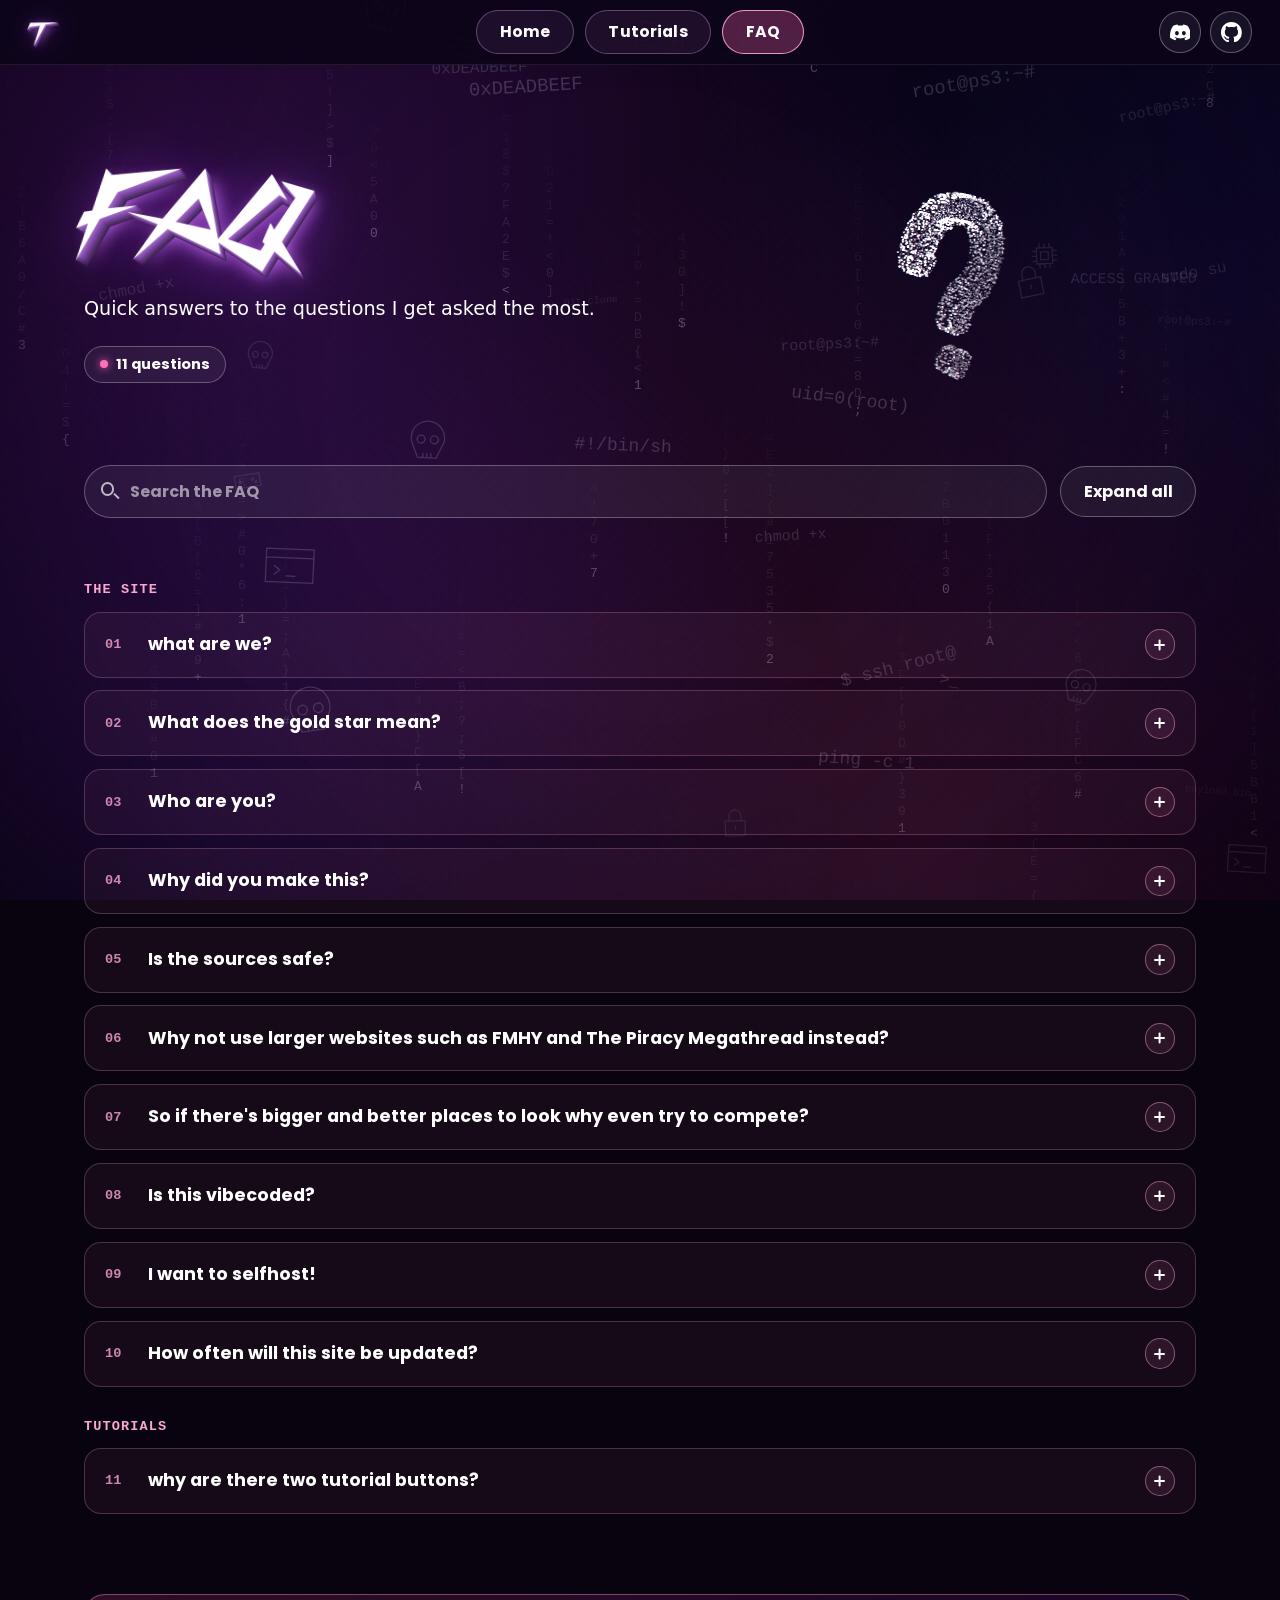
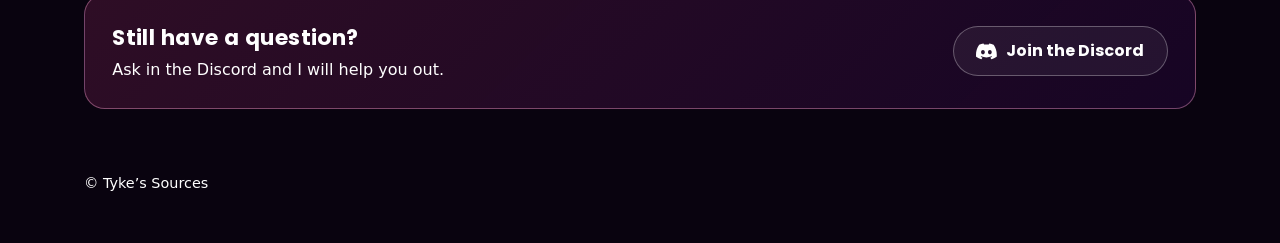
<file: faq.html>
<!DOCTYPE html>
<html lang="en">
<head>
<meta charset="utf-8">
<meta name="viewport" content="width=device-width, initial-scale=1">
<title>FAQ – Tyke’s Sources</title>
<meta name="description" content="Frequently asked questions.">
<link rel="stylesheet" href="style.css">
</head>
<body class="faqpage">
<canvas id="bg" aria-hidden="true"></canvas>
<header class="top"><div class="top-in c3">
  <a class="brand" href="index.html" id="title"></a>
  <nav id="nav" aria-label="Pages"></nav>
  <div class="hsoc" id="hsoc"></div>
</div></header>

<section class="hero slim" id="top">
  <div>
    <h1 id="h1"></h1>
    <p class="sub">Quick answers to the questions I get asked the most.</p>
    <div class="stats" id="stats"></div>
  </div>
  <div class="scene" aria-hidden="true"><canvas class="pad" id="pad" aria-hidden="true"></canvas></div>
</section>

<main class="wrap" id="out"></main>
<footer>© Tyke’s Sources</footer>

<script src="common.js"></script>
<script src="faq.js"></script>
<script src="scene.js"></script>
<script>
logo3d($("title"),"T",8,1.5);$("title").setAttribute("aria-label",TITLE+" home");$("title").title=TITLE+" home";
logo3d($("h1"),"FAQ",14,2.5);
pageNav("faq");
const H=330;

function parseFaq(text){
  const out=[];let cat="",cur=null;
  for(const raw of text.split(/\r?\n/)){
    const line=raw.trim();
    if(!line||line.startsWith("//"))continue;
    if(line.startsWith("##")){cat=line.replace(/^#+\s*|[\s#]+$/g,"");cur=null;continue}
    if(line.startsWith("?")){cur={cat,q:line.replace(/^\?+\s*/,""),a:[]};out.push(cur);continue}
    if(cur)cur.a.push(line);
  }
  return out.filter(x=>x.q);
}
/* turn plain https:// addresses in an answer into links */
function linkify(p,text){
  text.split(/(https?:\/\/[^\s]+)/g).forEach((part,i)=>{
    if(!part)return;
    if(i%2){const a=mk("a",null,part);a.href=part;p.appendChild(a)}else p.appendChild(document.createTextNode(part));
  });
  return p;
}
const QA=parseFaq(FAQ),out=$("out"),items=[];
const st=mk("span","stat");st.style.setProperty("--h",H);st.append(mk("span","dot"),document.createTextNode(QA.length+(QA.length===1?" question":" questions")));$("stats").appendChild(st);

function setOpen(it,open){
  it.el.classList.toggle("open",open);it.btn.setAttribute("aria-expanded",open);
  it.pane.setAttribute("aria-hidden",!open);
}
function build(){
  const sec=mk("section","sec");sec.style.setProperty("--h",H);
  if(!QA.length){
    const d=mk("div","empty");d.style.setProperty("--h",H);
    const big=mk("span","big");big.setAttribute("aria-hidden","true");big.appendChild(mk("span","qm","?"));
    d.append(big,mk("h3",null,"No questions yet"),mk("p",null,"Questions and answers will show up here with each update."));
    sec.appendChild(d);return sec;
  }
  const bar=mk("div","faqbar"),find=mk("div","find"),inp=mk("input");
  inp.type="search";inp.placeholder="Search the FAQ";inp.setAttribute("aria-label","Search the FAQ");inp.autocomplete="off";
  find.append(inp,mk("span","mag"));
  const all=mk("button","btn s","Expand all");all.type="button";
  bar.append(find,all);
  const count=mk("div","faqcount");count.setAttribute("aria-live","polite");
  sec.append(bar,count);
  let list=null,lastCat=null,n=0;const cats=[];
  QA.forEach((x,i)=>{
    if(x.cat!==lastCat||!list){
      lastCat=x.cat;
      let head=null;if(x.cat){head=mk("div","faqcat",x.cat);sec.appendChild(head)}
      list=mk("div","faq");sec.appendChild(list);cats.push({head,list,items:[]});
    }
    const el=mk("div","qa"),id="qa"+i,btn=mk("button","q");btn.type="button";btn.id=id+"-q";btn.setAttribute("aria-controls",id+"-a");btn.setAttribute("aria-expanded","false");
    btn.append(mk("span","num",String(i+1).padStart(2,"0")),mk("span","qt",x.q),mk("span","pm"));
    const pane=mk("div","pane");pane.id=id+"-a";pane.setAttribute("role","region");pane.setAttribute("aria-labelledby",id+"-q");pane.setAttribute("aria-hidden","true");
    const ans=mk("div","ans"),inner=mk("div","ans-in");x.a.forEach(t=>inner.appendChild(linkify(mk("p"),t)));
    ans.appendChild(inner);pane.appendChild(ans);el.append(btn,pane);list.appendChild(el);
    const it={el,btn,pane,text:(x.q+" "+x.a.join(" ")).toLowerCase()};items.push(it);cats[cats.length-1].items.push(it);
    btn.addEventListener("click",()=>{setOpen(it,!el.classList.contains("open"));sync()});
  });
  function sync(){
    const vis=items.filter(i=>!i.el.hidden);
    all.textContent=vis.length&&vis.every(i=>i.el.classList.contains("open"))?"Collapse all":"Expand all";
  }
  function filter(){
    const q=inp.value.trim().toLowerCase();let shown=0;
    items.forEach(it=>{const m=!q||it.text.includes(q);it.el.hidden=!m;if(m)shown++});
    cats.forEach(c=>{const any=c.items.some(i=>!i.el.hidden);c.list.hidden=!any;if(c.head)c.head.hidden=!any});
    count.textContent=q?(shown?shown+" of "+items.length+" questions":"Nothing matches “"+inp.value.trim()+"”. Try another word."):"";
    sync();
  }
  inp.addEventListener("input",filter);
  all.addEventListener("click",()=>{
    const vis=items.filter(i=>!i.el.hidden),open=!vis.every(i=>i.el.classList.contains("open"));
    vis.forEach(i=>setOpen(i,open));sync();
  });
  return sec;
}
out.appendChild(build());

const cta=mk("div","cta");cta.style.setProperty("--h",H);
const txt=mk("div","txt");txt.append(mk("h3",null,"Still have a question?"),mk("p",null,"Ask in the Discord and I will help you out."));
const dc=mk("a","btn p");dc.href="https://discord.gg/JWGgkWvyWD";dc.innerHTML=DISCORD_SVG+"<span>Join the Discord</span>";
cta.append(txt,dc);out.appendChild(cta);
initScene("question");
</script>
<script src="bg.js"></script>
</body>
</html>
</file>
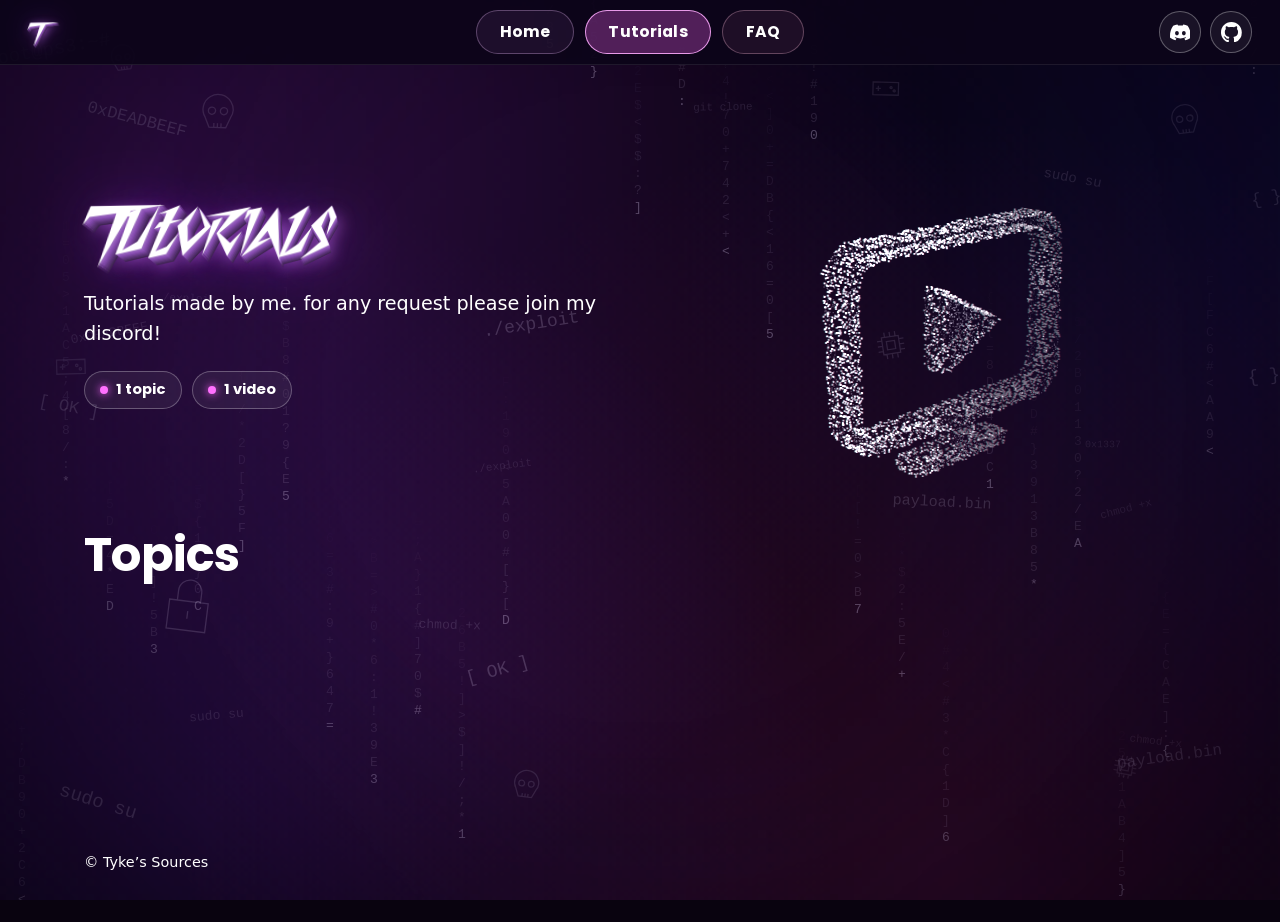
<file: tutorials.html>
<!DOCTYPE html>
<html lang="en">
<head>
<meta charset="utf-8">
<meta name="viewport" content="width=device-width, initial-scale=1">
<title>Tutorials – Tyke’s Sources</title>
<meta name="description" content="Tutorials made by me. for any request please join my discord!">
<link rel="stylesheet" href="style.css">
</head>
<body>
<canvas id="bg" aria-hidden="true"></canvas>
<header class="top"><div class="top-in c3">
  <a class="brand" href="index.html" id="title"></a>
  <nav id="nav" aria-label="Pages"></nav>
  <div class="hsoc" id="hsoc"></div>
</div></header>

<section class="hero slim" id="top">
  <div>
    <h1 id="h1"></h1>
    <p class="sub" id="sub"></p>
    <div class="stats" id="stats"></div>
  </div>
  <div class="scene" aria-hidden="true"><canvas class="pad" id="pad" aria-hidden="true"></canvas></div>
</section>

<main class="wrap" id="out"></main>
<footer>© Tyke’s Sources</footer>

<script src="common.js"></script>
<script src="tutorials.js"></script>
<script src="scene.js"></script>
<script>
logo3d($("title"),"T",8,1.5);$("title").setAttribute("aria-label",TITLE+" home");$("title").title=TITLE+" home";
const BASE=LOGOS.length,TUT=parseTut(TUTORIALS);

function buildNav(cur){
  pageNav("tutorials");
}
function hero(title,sub,stats,h){
  LOGOS.length=BASE;logo3d($("h1"),title,14,2.5);$("sub").textContent=sub;
  const st=$("stats");st.replaceChildren();
  stats.forEach(t=>{const s=mk("span","stat");s.style.setProperty("--h",h);s.append(mk("span","dot"),document.createTextNode(t));st.appendChild(s)});
}
const plural=(n,w)=>n+" "+w+(n===1?"":"s");
function empty(){
  const d=mk("div","empty");d.style.setProperty("--h",TUT_H);
  const big=mk("span","big");big.setAttribute("aria-hidden","true");big.appendChild(mk("span","yt"));
  d.append(big,mk("h3",null,"No tutorials here yet"),mk("p",null,"New tutorials will show up on this page with each update. Check back soon."));
  return d;
}
function hub(){
  document.title="Tutorials – "+TITLE;
  const vids=TUT.reduce((n,g)=>n+g.links.length,0);
  hero("Tutorials","Tutorials made by me. for any request please join my discord!",TUT.length?[plural(TUT.length,"topic"),plural(vids,"video")]:["Coming soon"],TUT_H);
  const sec=mk("section","sec");sec.style.setProperty("--h",TUT_H);
  if(!TUT.length)sec.appendChild(empty());
  else{sec.appendChild(mk("h2",null,"Topics"));
    const g=mk("div","tgrid");TUT.forEach((t,i)=>g.appendChild(tutBtn(t,i)));sec.appendChild(reveal(g))}
  return sec;
}
function groupPage(i){
  const g=TUT[i],h=PAL[i%PAL.length];
  document.title=g.name+" – Tutorials – "+TITLE;
  hero(g.name,"Here are videos for this topic for any help join my discord!",[plural(g.links.length,"video")],h);
  const sec=mk("section","sec");sec.style.setProperty("--h",h);
  const cr=mk("nav","crumbs");cr.setAttribute("aria-label","Breadcrumb");
  const all=mk("a",null,"Tutorials");all.href="tutorials.html#";
  cr.append(all,mk("span","sep","/"),mk("span",null,g.name));
  const grid=mk("div","vgrid wide");g.links.forEach(l=>grid.appendChild(video(l)));
  sec.append(cr,reveal(grid));
  const pg=mk("div","pager"),card=(t,k,dir)=>{const a=mk("a","pcard "+dir);a.href="tutorials.html#"+t.id;a.style.setProperty("--h",PAL[k%PAL.length]);a.append(mk("small",null,dir==="prev"?"Previous":"Next"),mk("b",null,t.name));return a};
  if(TUT[i-1])pg.appendChild(card(TUT[i-1],i-1,"prev"));
  if(TUT[i+1])pg.appendChild(card(TUT[i+1],i+1,"next"));
  if(pg.children.length)sec.appendChild(pg);
  return sec;
}
function render(){
  const id=decodeURIComponent(location.hash.slice(1)).toLowerCase(),i=TUT.findIndex(g=>g.id===id);
  buildNav(i);
  $("out").replaceChildren(i<0?hub():groupPage(i));
  scrollTo(0,0);
}
addEventListener("hashchange",render);
render();initScene("play");
</script>
<script src="bg.js"></script>
</body>
</html>
</file>
<file: style.css>
@font-face{font-family:"Nitro Break";src:url([data-uri]) format("opentype");font-weight:400;font-style:normal;font-display:swap}
@font-face{font-family:"Poppins";font-weight:700;font-style:normal;font-display:swap;src:url([data-uri]) format("woff")}
:root{--bg:#09030f;--ink:#fff;--muted:#fff;--display:"Nitro Break",system-ui,sans-serif;--mono:ui-monospace,SFMono-Regular,Menlo,Consolas,"Liberation Mono",monospace;--head:"Poppins",system-ui,-apple-system,"Segoe UI",Roboto,sans-serif}
*{box-sizing:border-box}
html{scroll-behavior:smooth;scroll-padding-top:5.5rem}
body{margin:0;background:var(--bg);color:var(--ink);font:500 1rem/1.5 system-ui,-apple-system,"Segoe UI",Roboto,sans-serif;overflow-x:hidden}
#bg{position:fixed;inset:0;width:100%;height:100%;z-index:-1;pointer-events:none;display:block}
a{color:inherit;text-decoration:none}
:focus-visible{outline:2px solid #fff;outline-offset:2px;border-radius:8px}
.top{position:sticky;top:0;z-index:20;background:rgba(12,5,26,.92);border-bottom:1px solid rgba(255,255,255,.08)}
.top-in{max-width:none;margin:0;padding:.65rem 1.75rem;display:flex;align-items:center;gap:1.5rem}
.brand{flex:none;display:inline-block;font:400 2.2rem/1 var(--display);font-synthesis:none;color:#fff;perspective:500px}
#nav{flex:1;display:flex;justify-content:safe center;gap:.6rem;overflow-x:auto;scrollbar-width:none;min-width:0;padding:.55rem .6rem;margin:-.55rem 0}
#nav::-webkit-scrollbar{display:none}
.chip{flex:none;position:relative;white-space:nowrap;padding:.5rem 1.15rem;border-radius:999px;font-family:var(--head);font-size:.98rem;font-weight:700;letter-spacing:.01em;color:#fff;background:hsl(var(--h) 40% 60% / .10);border:1px solid hsl(var(--h) 50% 78% / .35);transition:background .2s,color .2s,border-color .2s,transform .15s}
.chip:hover{background:hsl(var(--h) 50% 65% / .22);border-color:hsl(var(--h) 60% 82% / .7)}
.chip:active{transform:scale(.97)}
.chip.on{background:hsl(var(--h) 70% 62% / .32);border-color:hsl(var(--h) 90% 82% / .9)}
#q{display:block;width:100%;padding:.55rem 1rem;font:inherit;font-size:1rem;font-weight:600;color:var(--ink);background:rgba(255,255,255,.07);border:1px solid rgba(255,255,255,.18);border-radius:999px}
#q:focus{outline:none;border-color:rgba(255,255,255,.4)}
#q::placeholder{color:#fff;opacity:.85}
.search{position:relative;flex:none;width:clamp(16rem,30vw,26rem)}
.sres{position:absolute;right:0;top:calc(100% + .5rem);z-index:30;width:100%;max-height:min(70vh,36rem);overflow-y:auto;padding:.5rem .6rem .7rem;border-radius:1.1rem;background:rgba(26,13,46,.66);-webkit-backdrop-filter:blur(18px) saturate(1.1);backdrop-filter:blur(18px) saturate(1.1);border:1px solid rgba(255,255,255,.16);box-shadow:0 18px 50px rgba(0,0,0,.45);scrollbar-width:thin;scrollbar-color:rgba(255,255,255,.3) transparent}
.sres[hidden]{display:none}
.sres h3{margin:.8rem .35rem .4rem;font-size:.76rem;letter-spacing:.09em;text-transform:uppercase;opacity:.7}
.sres h3:first-child{margin-top:.4rem}
.rows{display:grid;gap:.3rem}
.sres .tile{padding:.55rem .75rem;border-radius:.75rem;background:rgba(255,255,255,.05);border-color:transparent;transform:none}
.sres .tile:hover,.sres .tile:focus-visible{background:rgba(255,255,255,.14)}
.sres .ico{width:2.1rem;height:2.1rem}
.sres .empty{padding:1rem .4rem;margin:0}

.hero{max-width:72rem;margin:0 auto;padding:2.5rem 1.25rem 2rem;min-height:min(72vh,42rem);display:grid;grid-template-columns:1.1fr .9fr;align-items:center;gap:2rem}
.hero h1{font:400 clamp(3.2rem,9.5vw,6.8rem)/.95 var(--display);font-synthesis:none;margin:0 0 1.25rem;color:#fff;perspective:900px}
.l3{display:inline-grid;transform-style:preserve-3d}
.ly{grid-area:1/1;display:block;transform:translateZ(var(--z,0px));color:var(--c,#fff);font:inherit}
.ly.back{text-shadow:0 0 18px hsl(280 100% 72%),0 0 60px hsl(275 100% 62% / .8)}
.brand .ly.back{text-shadow:0 0 10px hsl(280 100% 72%),0 0 26px hsl(275 100% 62% / .8)}
.sub{font-size:1.2rem;line-height:1.55;color:var(--muted);max-width:34rem;margin:0 0 1.75rem}
.btn{display:inline-block;padding:.75rem 1.4rem;border-radius:999px;font-family:var(--head);font-size:1rem;font-weight:700;margin:0 .5rem .5rem 0}
.btn.p,.btn.s{border:1px solid rgba(255,255,255,.3);background:rgba(255,255,255,.06);color:#fff;}
.soc-row{display:flex;gap:.75rem}
.soc{display:grid;place-items:center;width:3.2rem;height:3.2rem;border-radius:50%;color:#fff;background:rgba(255,255,255,.06);border:1px solid rgba(255,255,255,.3);transition:background .2s,border-color .2s,transform .2s}
.soc:hover{background:rgba(255,255,255,.16);border-color:rgba(255,255,255,.6);transform:translateY(-2px)}
.soc svg{width:1.55rem;height:1.55rem;fill:currentColor;display:block}
.btn:hover{background:rgba(255,255,255,.14)}
.scene{position:relative;display:grid;place-items:center;height:24rem}
.pad{display:block;width:clamp(16rem,38vw,30rem);aspect-ratio:4/3;}
.hero h1,.brand{position:relative}
@media (min-width:52.01rem){.brand{width:12rem}}

.wrap{max-width:72rem;margin:0 auto;padding:1rem 1.25rem 4rem}
.sec{margin:0 0 5rem}
h2{font:700 clamp(2rem,5.4vw,3rem)/1.1 var(--head);letter-spacing:-.015em;margin:0 0 1.5rem;display:flex;align-items:baseline;gap:.9rem;
 color:#fff}
.sec-head{display:flex;align-items:center;flex-wrap:wrap;gap:.6rem 1rem;margin:0 0 1.5rem}
.sec-head h2{margin:0}
.grp-head{display:flex;align-items:center;flex-wrap:wrap;gap:.5rem .9rem;margin:1.75rem 0 .9rem}
.grp-head h3{margin:0}
.vtoggle{display:inline-flex;align-items:center;gap:.5rem;padding:.3rem .65rem .3rem .4rem;border-radius:999px;cursor:pointer;font:700 .85rem var(--head);color:#fff;background:hsl(var(--h) 40% 60% / .08);border:1px solid hsl(var(--h) 50% 75% / .3);transition:background .2s,border-color .2s,transform .15s}
.vtoggle:hover{background:hsl(var(--h) 40% 60% / .16);border-color:hsl(var(--h) 60% 80% / .6)}
.vtoggle:active{transform:scale(.97)}
.vtoggle[aria-expanded="true"]{background:hsl(var(--h) 40% 60% / .18);border-color:hsl(var(--h) 60% 80% / .7)}
.yt{position:relative;flex:none;width:1.8rem;height:1.3rem;border-radius:.4rem;background:#fff}
.yt::after{content:"";position:absolute;left:50%;top:50%;transform:translate(-35%,-50%);border-left:.45rem solid #1a0b2e;border-top:.3rem solid transparent;border-bottom:.3rem solid transparent}
.chev{flex:none;width:.5rem;height:.5rem;margin:0 .3rem 0 .1rem;border-right:2px solid currentColor;border-bottom:2px solid currentColor;transform:translateY(-2px) rotate(45deg);transition:transform .3s ease}
.vtoggle[aria-expanded="true"] .chev{transform:translateY(2px) rotate(-135deg)}
.vpanel{display:grid;grid-template-rows:0fr;margin:0;transition:grid-template-rows .4s ease,margin .4s ease}
.vpanel.open{grid-template-rows:1fr;margin:0 0 1.5rem}
.vin{min-height:0;overflow:hidden;margin:-.3rem;padding:.3rem}
.vlist{display:grid;grid-template-columns:repeat(auto-fill,minmax(19rem,1fr));gap:.9rem;padding:1rem;border-radius:1rem;background:hsl(var(--h) 100% 60% / .04);border:1px solid hsl(var(--h) 100% 72% / .18)}
h3{font:700 1.1rem var(--head);letter-spacing:.02em;margin:1.75rem 0 .9rem;color:#fff}
.grid{display:grid;grid-template-columns:repeat(auto-fill,minmax(min(19.5rem,100%),1fr));gap:.9rem;opacity:0;transform:perspective(900px) rotateX(-20deg) translateY(50px);transform-origin:50% 0;transition:opacity .7s ease,transform .8s cubic-bezier(.2,.7,.2,1)}
.vgrid{grid-template-columns:repeat(auto-fill,minmax(19rem,1fr))}
.grid.in{opacity:1;transform:none}
.tile{position:relative;display:flex;align-items:center;gap:.85rem;padding:.9rem 1rem;border-radius:.9rem;min-width:0;overflow:hidden;
 background:hsl(var(--h) 40% 60% / .06);border:1px solid hsl(var(--h) 50% 75% / .22);
 
 transform:perspective(600px) rotateX(var(--rx,0deg)) rotateY(var(--ry,0deg));transition:transform .15s ease-out,box-shadow .2s,border-color .2s}
.tile:hover{border-color:hsl(var(--h) 60% 80% / .6);background:hsl(var(--h) 40% 60% / .1)}
.ico{flex:none;width:2.4rem;height:2.4rem;border-radius:.6rem;display:grid;place-items:center;font-weight:800;background:hsl(var(--h) 100% 65% / .14);border:1px solid hsl(var(--h) 100% 75% / .3);color:#fff}
.ico img{width:1.5rem;height:1.5rem;display:block}
.ico.fav{background:rgba(255,255,255,.92);border-color:rgba(255,255,255,.55)}
.txt{min-width:0}.name,.host{display:block;white-space:nowrap;overflow:hidden;text-overflow:ellipsis}
.name{font-weight:700}.host{font-size:.88rem;font-weight:500;color:var(--muted)}
.desc{display:-webkit-box;-webkit-line-clamp:2;-webkit-box-orient:vertical;overflow:hidden;margin:.15rem 0 .2rem;font-size:.92rem;line-height:1.35;font-weight:500;color:#fff;opacity:.9}
mark{background:hsl(var(--h,285) 100% 70% / .38);color:#fff;border-radius:.2rem;padding:0 .12rem}
.crumb{display:block;margin-top:.1rem;font-size:.78rem;font-weight:600;opacity:.65;white-space:nowrap;overflow:hidden;text-overflow:ellipsis}
.vcrumb{display:block;margin-top:.25rem;font-size:.8rem;font-weight:600;opacity:.65}
@keyframes flash{0%,45%{text-shadow:0 0 24px hsl(285 100% 78%),0 0 6px #fff}100%{text-shadow:none}}
.flash{animation:flash 1.6s ease-out}
.vdesc{display:block;margin-top:.15rem;font-size:.9rem;font-weight:500;opacity:.85}
.tags{display:flex;flex-wrap:wrap;gap:.3rem;margin-top:.4rem}
figcaption .tags{margin-top:.5rem}
.tag{display:inline-flex;align-items:center;gap:.32rem;font-size:.74rem;font-weight:700;line-height:1;padding:.26rem .55rem;border-radius:999px;color:#fff;background:hsl(var(--h,285) 100% 65% / .16);border:1px solid hsl(var(--h,285) 100% 78% / .4)}
.tag mark{background:rgba(0,0,0,.28);color:inherit;padding:0}
.ti{flex:none;display:inline-block;height:1.05em;background:currentColor;-webkit-mask-size:contain;mask-size:contain;-webkit-mask-repeat:no-repeat;mask-repeat:no-repeat;-webkit-mask-position:center;mask-position:center}
.i-nintendo{height:1.2em}
.tag.k-xbox{background:#107c10;border-color:#5fc04f;color:#fff}
.i-xbox{aspect-ratio:1.000;-webkit-mask-image:url([data-uri]);mask-image:url([data-uri])}
.tag.k-playstation{background:#0070d1;border-color:#5aa9ff;color:#fff}
.i-playstation{aspect-ratio:1.292;-webkit-mask-image:url([data-uri]);mask-image:url([data-uri])}
.tag.k-nintendo{background:#e60012;border-color:#ff6670;color:#fff}
.i-nintendo{aspect-ratio:4.042;-webkit-mask-image:url([data-uri]);mask-image:url([data-uri])}
.tag.k-pc{background:#ff8a1f;border-color:#ffc27a;color:#1a0b2e}
.i-pc{aspect-ratio:1.000;-webkit-mask-image:url([data-uri]);mask-image:url([data-uri])}
.tag.k-vr{background:#ffffff;border-color:#ffffff;color:#1a0b2e}
.i-vr{aspect-ratio:1.000;-webkit-mask-image:url([data-uri]);mask-image:url([data-uri])}
.tag.k-mobile{background:#6b7078;border-color:#b4b9c2;color:#fff}
.i-mobile{aspect-ratio:1.000;-webkit-mask-image:url([data-uri]);mask-image:url([data-uri])}

.vid{margin:0;border-radius:.9rem;overflow:hidden;background:hsl(var(--h) 100% 60% / .05);border:1px solid hsl(var(--h) 100% 72% / .35);transition:box-shadow .2s,border-color .2s}
.vid:hover{border-color:hsl(var(--h) 100% 80%);}
.frame{aspect-ratio:16/9;background:#000}
.frame iframe,.frame video{width:100%;height:100%;border:0;display:block}
.play{position:relative;width:100%;height:100%;border:0;padding:0;cursor:pointer;background-color:#08101c;background-size:cover;background-position:center}
.play span{position:absolute;inset:0;margin:auto;width:4rem;height:4rem;border-radius:50%;background:hsl(var(--h) 100% 65% / .18);border:2px solid hsl(var(--h) 100% 78%);backdrop-filter:blur(3px);transition:transform .2s}
.play span::after{content:"";position:absolute;left:1.5rem;top:1.1rem;border-left:1.2rem solid #fff;border-top:.8rem solid transparent;border-bottom:.8rem solid transparent;}
.play:hover span{transform:scale(1.1)}
figcaption{padding:.8rem 1rem;font-weight:700}
.soon{padding:2rem;border-radius:1rem;border:1px dashed hsl(var(--h) 100% 72% / .5);background:hsl(var(--h) 100% 60% / .05);max-width:40rem}
.soon p{margin:0 0 .6rem;color:var(--muted)}.soon p:first-child{color:var(--ink);font-size:1.2rem;font-weight:700}
code{background:rgba(255,255,255,.14);border-radius:.35rem;padding:.1rem .4rem;font-size:.9em}
.empty{color:var(--muted);padding:2rem 0}
footer{max-width:72rem;margin:0 auto;padding:0 1.25rem 3rem;color:var(--muted);font-size:.9rem}

@media (max-width:52rem){
 .hero{grid-template-columns:1fr;min-height:0;padding-top:2rem}.scene{height:15rem;order:-1}
 .top-in{flex-wrap:wrap}#nav{order:3;flex-basis:100%}.search{flex:1;width:auto}.sres{width:calc(100vw - 2rem)}
}
@media (prefers-reduced-motion:reduce){html{scroll-behavior:auto}.grid{opacity:1;transform:none;transition:none}.tile,.play span,.vpanel,.chev{transition:none}}
/* ---- tutorial buttons and pages ---- */
.tgrid{display:grid;grid-template-columns:repeat(auto-fill,minmax(14rem,1fr));gap:1rem}
.tbtn{display:flex;flex-direction:column;align-items:flex-start;gap:.8rem;padding:1.2rem 1.25rem;border-radius:1.1rem;min-width:0;color:#fff;background:hsl(var(--h) 40% 60% / .07);border:1px solid hsl(var(--h) 50% 75% / .28);transition:background .2s,border-color .2s,transform .2s}
.tbtn:hover{background:hsl(var(--h) 45% 62% / .16);border-color:hsl(var(--h) 60% 82% / .7);transform:translateY(-2px)}
.tbtn:active{transform:scale(.98)}
.big{flex:none;width:3.6rem;height:3.6rem;border-radius:1rem;display:grid;place-items:center;color:#fff;background:hsl(var(--h) 100% 65% / .16);border:1px solid hsl(var(--h) 100% 78% / .35)}
.big .ti{height:1.7rem}
.big .i-nintendo{height:auto;width:2.4rem}
.big .yt{width:2rem;height:1.45rem}
.tname{font:700 1.15rem/1.2 var(--head);overflow-wrap:anywhere}
.tcount{font-size:.88rem;font-weight:600;opacity:.75;margin-top:-.4rem}
.sec-head .big{width:3.1rem;height:3.1rem;border-radius:.85rem}
.sec-head .big .ti{height:1.4rem}
.sec-head .big .i-nintendo{height:auto;width:2rem}
.goback{display:inline-flex;align-items:center;gap:.5rem;margin:0 0 1.5rem}
.goback .chev{margin:0 0 0 .25rem;transform:rotate(135deg)}
.pager{display:flex;flex-wrap:wrap;gap:.75rem;margin:2.5rem 0 0}
.pager .btn{margin:0}
.lead{color:var(--muted);max-width:40rem;margin:-.5rem 0 1.75rem}


/* ---- links to the Tutorials and FAQ pages ---- */
.pages{flex:none;display:flex;gap:.6rem}
.pglink{display:inline-flex;align-items:center;gap:.5rem}
.pglink .yt{width:1.4rem;height:1rem;border-radius:.3rem}
.pglink .yt::after{border-left-width:.34rem;border-top-width:.22rem;border-bottom-width:.22rem}
.qm{flex:none;width:1.2rem;height:1.2rem;border-radius:50%;background:#fff;color:#1a0b2e;font:800 .8rem/1.2rem var(--head);text-align:center}
@media (max-width:52rem){.pages{order:4;flex-basis:100%;margin:-.4rem 0 0}}

/* ---- FAQ ---- */
.faq{display:grid;gap:.8rem;max-width:52rem}
.qa{border-radius:1rem;background:hsl(var(--h) 40% 60% / .07);border:1px solid hsl(var(--h) 50% 75% / .28);transition:background .2s,border-color .2s}
.qa:hover,.qa[open]{border-color:hsl(var(--h) 60% 82% / .6)}
.qa[open]{background:hsl(var(--h) 45% 62% / .12)}
.qa summary{list-style:none;cursor:pointer;display:flex;align-items:center;gap:1rem;padding:1rem 1.25rem;font:700 1.1rem/1.3 var(--head)}
.qa summary::-webkit-details-marker{display:none}
.qa summary .chev{margin-left:auto;margin-right:.2rem}
.qa[open] summary .chev{transform:translateY(2px) rotate(-135deg)}
.qa .ans{padding:0 1.25rem 1.1rem;max-width:44rem}
.qa .ans p{margin:0 0 .7rem;line-height:1.6}
.qa .ans p:last-child{margin:0}
.qa .ans a{text-decoration:underline;text-underline-offset:.2em}

/* ---- section buttons styled like folders in a shell ---- */
#nav.shell{justify-content:safe flex-start;gap:.15rem}
#nav.shell .chip{padding:.45rem .6rem;border-radius:.35rem;border:1px solid transparent;background:none;font:600 .92rem/1 var(--mono);letter-spacing:0;color:hsl(var(--h) 85% 84%)}
#nav.shell .chip:hover{background:hsl(var(--h) 60% 62% / .2);color:#fff}
#nav.shell .chip.on{background:hsl(var(--h) 70% 62% / .26);border-color:hsl(var(--h) 90% 82% / .55);color:#fff}
#nav.shell .chip.on::after{content:"";display:inline-block;width:.55em;height:1.05em;margin-left:.3em;vertical-align:-.18em;background:#fff;animation:caret 1.05s steps(1) infinite}
@keyframes caret{50%{opacity:0}}
@media (prefers-reduced-motion:reduce){#nav.shell .chip.on::after{animation:none}}
.pages{flex:none;display:flex;gap:.6rem}
@media (max-width:52rem){.pages{order:4;flex-basis:100%;margin:-.4rem 0 0}}

/* ---- stars for the most recommended links ---- */
.star{position:absolute;top:.5rem;right:.55rem;width:1.1rem;height:1.1rem;color:#ffd23f;filter:drop-shadow(0 0 5px rgba(255,210,63,.6))}
.star svg{display:block;width:100%;height:100%;fill:currentColor}
.star.inl{position:static;display:inline-block;vertical-align:-.2em;margin-left:.45rem}
.tile.starred{border-color:rgba(255,210,63,.5)}
.tile.starred .txt{padding-right:1.2rem}

/* ---- hero for the Tutorials and FAQ pages ---- */
.hero.slim{min-height:min(50vh,28rem);padding-top:2rem;padding-bottom:1rem}
.hero.slim h1{font-size:clamp(3rem,8.5vw,5.8rem);margin-bottom:1rem}
.hero.slim .sub{margin-bottom:1.4rem}
.hero.slim .scene{height:19rem}
.hero.slim .pad{width:clamp(14rem,32vw,24rem);aspect-ratio:1/1}
.crumbs{display:flex;align-items:center;flex-wrap:wrap;gap:.5rem;margin:0 0 1rem;font:600 .95rem var(--head);color:var(--muted)}
.crumbs a{color:#fff;opacity:.85;text-decoration:underline;text-underline-offset:.25em}
.crumbs a:hover{opacity:1}
.crumbs .sep{opacity:.5}
.stats{display:flex;flex-wrap:wrap;gap:.6rem}
.stat{display:inline-flex;align-items:center;gap:.5rem;padding:.45rem .95rem;border-radius:999px;font:700 .92rem var(--head);color:#fff;background:rgba(255,255,255,.06);border:1px solid rgba(255,255,255,.28)}
.stat .dot{width:.5rem;height:.5rem;border-radius:50%;background:hsl(var(--h,300) 100% 72%);box-shadow:0 0 8px hsl(var(--h,300) 100% 70%)}
@media (max-width:52rem){.hero.slim{min-height:0}.hero.slim .scene{height:13rem}}

/* ---- tutorial cards ---- */
.tgrid{grid-template-columns:repeat(auto-fill,minmax(18rem,1fr));gap:1.1rem}
.tbtn{position:relative;overflow:hidden;flex-direction:row;align-items:center;gap:1.1rem;padding:1.15rem 1.2rem;border-radius:1.15rem;
 background:linear-gradient(135deg,hsl(var(--h) 55% 62% / .12),hsl(var(--h) 40% 40% / .04));
 transform:perspective(700px) rotateX(var(--rx,0deg)) rotateY(var(--ry,0deg));transition:transform .15s ease-out,border-color .2s,background .2s,box-shadow .25s}
.tbtn:hover{transform:perspective(700px) rotateX(var(--rx,0deg)) rotateY(var(--ry,0deg));box-shadow:0 10px 36px hsl(var(--h) 100% 55% / .22)}
.tbtn::before{content:"";position:absolute;inset:0;pointer-events:none;opacity:0;transition:opacity .25s;background:radial-gradient(14rem circle at var(--mx,50%) var(--my,30%),hsl(var(--h) 100% 72% / .24),transparent 65%)}
.tbtn:hover::before{opacity:1}
.tbtn>*{position:relative}
.tbtn .big{width:4rem;height:4rem;border-radius:1.1rem;box-shadow:0 0 22px hsl(var(--h) 100% 62% / .35)}
.tbtn .big .ti{height:1.9rem}
.tbtn .big .i-nintendo{height:auto;width:2.6rem}
.tbtn .big .yt{width:2.2rem;height:1.6rem}
.tinfo{display:flex;flex-direction:column;gap:.3rem;min-width:0;flex:1}
.tbtn .tcount{margin:0}
.tbtn .go{flex:none;display:grid;place-items:center;width:2.2rem;height:2.2rem;border-radius:50%;border:1px solid hsl(var(--h) 90% 82% / .45);background:hsl(var(--h) 80% 70% / .1);transition:transform .25s,background .2s}
.tbtn .go .chev{transform:rotate(-45deg);margin:0 .15rem 0 0}
.tbtn:hover .go{transform:translateX(4px);background:hsl(var(--h) 80% 70% / .3)}
.empty{display:grid;justify-items:center;text-align:center;gap:.8rem;padding:3.5rem 1.5rem;border-radius:1.4rem;border:1px dashed hsl(var(--h) 100% 72% / .5);background:radial-gradient(28rem circle at 50% 0%,hsl(var(--h) 100% 65% / .12),transparent 70%)}
.empty .big{width:5rem;height:5rem;border-radius:1.4rem}
.empty .big .yt{width:2.8rem;height:2rem}
.empty h3{margin:.4rem 0 0;font:700 1.5rem var(--head)}
.empty p{margin:0;max-width:28rem;color:var(--muted);line-height:1.55}
.pager{display:grid;grid-template-columns:repeat(auto-fit,minmax(15rem,1fr));gap:1rem;margin:3rem 0 0}
.pcard{display:flex;flex-direction:column;gap:.3rem;padding:1rem 1.2rem;border-radius:1rem;background:hsl(var(--h) 40% 60% / .07);border:1px solid hsl(var(--h) 50% 75% / .28);transition:border-color .2s,background .2s,transform .2s}
.pcard:hover{border-color:hsl(var(--h) 60% 82% / .7);background:hsl(var(--h) 45% 62% / .16);transform:translateY(-2px)}
.pcard small{font:700 .78rem var(--mono);letter-spacing:.04em;text-transform:uppercase;opacity:.65}
.pcard b{font:700 1.1rem var(--head)}
.pcard.next{text-align:right}

/* ---- FAQ ---- */
.faqbar{display:flex;flex-wrap:wrap;align-items:center;gap:.8rem;margin:0 0 1.5rem;max-width:52rem}
.faqbar .find{flex:1;min-width:14rem;position:relative}
.faqbar input{width:100%;box-sizing:border-box;padding:.8rem 1.1rem .8rem 2.8rem;border-radius:999px;border:1px solid rgba(255,255,255,.28);background:rgba(255,255,255,.06);color:#fff;font:600 1rem var(--head);outline:none;transition:border-color .2s,background .2s}
.faqbar input:focus{border-color:hsl(330 100% 82% / .85);background:rgba(255,255,255,.1)}
.faqbar input::placeholder{color:rgba(255,255,255,.55)}
.faqbar .mag{position:absolute;left:1.05rem;top:50%;width:.85rem;height:.85rem;margin-top:-.55rem;border:2px solid rgba(255,255,255,.7);border-radius:50%}
.faqbar .mag::after{content:"";position:absolute;left:.62rem;top:.66rem;width:.42rem;height:2px;background:rgba(255,255,255,.7);transform:rotate(45deg)}
.faqbar .btn{margin:0;cursor:pointer;font-family:var(--head)}
.faqcount{max-width:52rem;margin:-.6rem 0 1rem;color:var(--muted);font-size:.95rem;min-height:1.2em}
.faqcat{max-width:52rem;margin:2rem 0 .9rem;font:700 .85rem var(--mono);letter-spacing:.08em;text-transform:uppercase;color:hsl(330 90% 82%)}
.faq{display:grid;gap:.8rem;max-width:52rem}
.qa{position:relative;overflow:hidden;border-radius:1.05rem;background:hsl(var(--h) 40% 60% / .07);border:1px solid hsl(var(--h) 50% 75% / .26);transition:background .25s,border-color .25s,box-shadow .25s}
.qa::before{content:"";position:absolute;left:0;top:0;bottom:0;width:3px;background:hsl(var(--h) 100% 72%);opacity:0;transition:opacity .25s}
.qa:hover{border-color:hsl(var(--h) 60% 82% / .55)}
.qa.open{background:hsl(var(--h) 45% 62% / .12);border-color:hsl(var(--h) 70% 82% / .6);box-shadow:0 8px 30px hsl(var(--h) 100% 55% / .14)}
.qa.open::before{opacity:1}
.qa[hidden]{display:none}
.qa .q{all:unset;box-sizing:border-box;width:100%;cursor:pointer;display:flex;align-items:center;gap:1rem;padding:1.05rem 1.25rem;font:700 1.1rem/1.35 var(--head);color:#fff}
.qa .q:focus-visible{outline:2px solid #fff;outline-offset:-4px;border-radius:1rem}
.qa .num{flex:none;font:700 .85rem var(--mono);color:hsl(var(--h) 90% 82%);opacity:.8;min-width:1.7rem}
.qa .qt{flex:1;min-width:0}
.qa .pm{flex:none;position:relative;width:1.9rem;height:1.9rem;border-radius:50%;border:1px solid hsl(var(--h) 90% 82% / .45);background:hsl(var(--h) 80% 70% / .1);transition:transform .35s,background .2s}
.qa .pm::before,.qa .pm::after{content:"";position:absolute;left:50%;top:50%;width:.7rem;height:2px;margin:-1px 0 0 -.35rem;background:#fff;border-radius:1px}
.qa .pm::after{transform:rotate(90deg);transition:transform .35s}
.qa.open .pm{transform:rotate(180deg);background:hsl(var(--h) 80% 70% / .3)}
.qa.open .pm::after{transform:rotate(0)}
.qa .pane{display:grid;grid-template-rows:0fr;transition:grid-template-rows .38s cubic-bezier(.2,.7,.2,1)}
.qa.open .pane{grid-template-rows:1fr}
.qa .ans{overflow:hidden;min-height:0}
.qa .ans-in{padding:0 1.25rem 1.2rem 4.05rem;max-width:44rem}
.qa .ans p{margin:0 0 .75rem;line-height:1.65;color:rgba(255,255,255,.88)}
.qa .ans p:last-child{margin:0}
.qa .ans a{color:#fff;text-decoration:underline;text-underline-offset:.2em}
.cta{display:flex;flex-wrap:wrap;align-items:center;gap:1.2rem 1.6rem;max-width:52rem;margin:3.5rem 0 0;padding:1.6rem 1.7rem;border-radius:1.3rem;border:1px solid hsl(330 100% 82% / .4);background:linear-gradient(135deg,hsl(330 90% 62% / .16),hsl(275 80% 50% / .1))}
.cta h3{margin:0 0 .3rem;font:700 1.35rem var(--head)}
.cta p{margin:0;color:var(--muted);line-height:1.5}
.cta .txt{flex:1;min-width:14rem}
.cta .btn{display:inline-flex;align-items:center;gap:.6rem;margin:0}
.cta .btn svg{width:1.3rem;height:1.3rem;fill:currentColor}
@media (max-width:40rem){.qa .ans-in{padding-left:1.25rem}.qa .num{display:none}}
@media (prefers-reduced-motion:reduce){.qa .pane,.qa .pm,.qa .pm::after{transition:none}}
.empty .qm{width:2.7rem;height:2.7rem;font-size:1.7rem;line-height:2.7rem}
.qa .ans{padding:0;max-width:none}
.qa .ans a{color:#fff}
.pager{grid-template-columns:repeat(auto-fit,minmax(15rem,22rem));justify-content:space-between}

/* ---- top bar on the Tutorials and FAQ pages ---- */
#nav.pg{justify-content:safe flex-start;align-items:center;gap:.7rem}
.seg{flex:none;display:inline-flex;gap:.15rem;padding:.25rem;border-radius:999px;background:rgba(255,255,255,.05);border:1px solid rgba(255,255,255,.14)}
.seg .chip{border-color:transparent;background:none;padding:.45rem 1.2rem}
.seg .chip:hover{background:hsl(var(--h) 50% 65% / .2)}
.seg .chip.on{background:hsl(var(--h) 70% 62% / .34);border-color:hsl(var(--h) 90% 82% / .6)}
.vr{flex:none;width:1px;height:1.5rem;background:rgba(255,255,255,.2);margin:0 .3rem}
.chip.sm{padding:.4rem .95rem;font-size:.9rem}

/* ---- FAQ centred ---- */
.hero.center{grid-template-columns:1fr;justify-items:center;text-align:center;min-height:0;padding-top:1.5rem}
.hero.center .scene{order:-1;height:14rem}
.hero.center .pad{width:clamp(11rem,20vw,14rem)}
.hero.center .sub{margin-left:auto;margin-right:auto}
.hero.center .stats{justify-content:center}
.faqbar,.faqcount,.faq,.faqcat,.cta{margin-left:auto;margin-right:auto}
.faqbar,.faq,.faqcount,.faqcat,.cta{width:100%;box-sizing:border-box}
.faqbar,.faq,.faqcount,.faqcat,.cta{max-width:50rem}
.faqbar{margin-bottom:1.5rem}

/* ---- tutorial videos: bigger players, title and description ---- */
.vgrid.wide{grid-template-columns:repeat(auto-fill,minmax(min(100%,27rem),1fr));gap:1.3rem}
.vgrid.wide figcaption{padding:1rem 1.15rem 1.15rem}
.vgrid.wide figcaption>span:first-child{display:inline;font:700 1.15rem/1.35 var(--head)}
.vgrid.wide .vdesc{margin-top:.5rem;font:500 .98rem/1.6 var(--sans,inherit);opacity:.88;white-space:pre-line}
.vfail{display:grid;justify-items:center;align-content:center;gap:.6rem;min-height:12rem;padding:1.5rem;text-align:center}
.vfail p{margin:0;color:var(--muted);max-width:20rem}
.vfail .btn{margin:0}
.hero.center .scene{height:11rem}
.hero.center .pad{width:clamp(9rem,16vw,11rem)}

/* ---- tabs in the top bar of the Tutorials and FAQ pages ---- */
#nav.pg{align-self:stretch;margin:-.65rem 0;padding:0;gap:2.2rem;align-items:stretch;justify-content:safe flex-start;overflow:visible}
.tab{position:relative;display:flex;align-items:center;padding:0 .1rem;font:700 1.02rem var(--head);letter-spacing:.01em;color:rgba(255,255,255,.62);transition:color .2s}
.tab::after{content:"";position:absolute;left:0;right:0;bottom:0;height:3px;border-radius:3px 3px 0 0;background:hsl(var(--h) 100% 78%);box-shadow:0 0 14px hsl(var(--h) 100% 70%);transform:scaleX(0);transform-origin:50% 100%;transition:transform .25s cubic-bezier(.2,.7,.2,1)}
.tab:hover{color:#fff}
.tab:hover::after{transform:scaleX(.55)}
.tab.on{color:#fff}
.tab.on::after{transform:scaleX(1)}
.hero.center{gap:.4rem}
@media (max-width:52rem){#nav.pg{order:0;flex:1 1 auto;width:auto;gap:1.5rem;margin:-.65rem 0}}

/* ---- balanced top bar on the Tutorials and FAQ pages ---- */
.top-in.c3{display:grid;grid-template-columns:1fr auto 1fr;gap:1rem;align-items:center}
.top-in.c3 .brand{justify-self:start}
#nav.pg{flex:none;align-self:auto;justify-self:center;margin:0;padding:0;gap:.7rem;overflow:visible;justify-content:center;align-items:center}
#nav.pg .chip{padding:.55rem 1.4rem}
.hsoc{justify-self:end;display:flex;gap:.6rem}
.hsoc .soc{width:2.6rem;height:2.6rem}
.hsoc .soc svg{width:1.3rem;height:1.3rem}
@media (max-width:52rem){
  .top-in.c3{grid-template-columns:auto 1fr;gap:.75rem}
  .hsoc{display:none}
  #nav.pg{justify-self:end;gap:.4rem}
  #nav.pg .chip{padding:.5rem .95rem;font-size:.92rem}
}

/* FAQ page: balance the short title against the object, align content with the hero */
.faqpage .hero.slim{min-height:min(44vh,24rem)}
.faqpage .hero.slim h1{font-size:clamp(4.2rem,12vw,8.6rem)}
.faqpage .hero.slim .scene{height:15rem}
.faqpage .hero.slim .pad{width:clamp(11rem,24vw,17rem)}
.faqpage .faqbar,.faqpage .faq,.faqpage .faqcount,.faqpage .faqcat,.faqpage .cta{margin-left:auto;margin-right:auto;max-width:none}
@media (max-width:52rem){.faqpage .hero.slim .scene{height:11rem}.faqpage .hero.slim .pad{width:10rem}}

/* ---- phones ---- */
@media (max-width:52rem){
  html{scroll-padding-top:6.25rem;-webkit-text-size-adjust:100%}
  /* home: two-row top bar = logo + search, then the section strip + Tutorials/FAQ */
  .top-in:not(.c3){display:grid;grid-template-columns:auto minmax(0,1fr) auto;gap:.45rem .6rem;padding:.5rem .9rem .55rem;align-items:center}
  .top-in:not(.c3) .brand{grid-area:1/1}
  .top-in:not(.c3) .search{grid-area:1/2;width:auto;flex:none;min-width:0}
  .top-in:not(.c3) #nav{grid-area:2/1/3/4;order:0;flex:none;margin:0;padding:.15rem .4rem .15rem 0;-webkit-mask-image:linear-gradient(90deg,#000 92%,transparent);mask-image:linear-gradient(90deg,#000 92%,transparent)}
  .top-in:not(.c3) .pages{grid-area:1/3;order:0;flex:none;margin:0;gap:.35rem}
  .pages .chip{padding:.38rem .8rem;font-size:.85rem}
  #nav.shell .chip{padding:.4rem .55rem;font-size:.88rem}
  #q{padding:.5rem .9rem}
  .top-in:not(.c3) .search{position:static}
  .sres{position:absolute;left:.6rem;right:.6rem;top:100%;width:auto;max-height:calc(100vh - 8rem);margin-top:.4rem;background:rgba(26,13,46,.96)}
  .brand{font-size:2rem;min-width:2.4rem;margin-right:.15rem}
  .top{background:rgba(12,5,26,.97);-webkit-backdrop-filter:blur(10px);backdrop-filter:blur(10px)}
  /* subpages: tighter hero so the title is not pushed off screen */
  .hero.slim .scene,.faqpage .hero.slim .scene{height:9rem}
  .hero.slim .pad,.faqpage .hero.slim .pad{width:8.5rem}
  .hero.slim{padding-top:.5rem}
  .hero:not(.slim) .scene{height:12rem}
  .hero:not(.slim) .pad{width:min(15rem,60vw)}
  .wrap{padding-left:1rem;padding-right:1rem}
}
@media (max-width:26rem){
  .top-in{padding-left:.7rem;padding-right:.7rem}
  .pages .chip{padding:.36rem .65rem;font-size:.8rem}
}

/* short bios: one line on link buttons, full text stays in the hover tooltip */
.tile .desc{-webkit-line-clamp:1;font-size:.86rem;line-height:1.3;margin:.1rem 0 .15rem;opacity:.8}
.tile .tags{margin-top:.3rem}

/* roomier buttons so names, bios and domains are not cut off */
.tile{gap:.75rem;padding:.8rem .9rem}
.tile .name{white-space:normal;overflow-wrap:anywhere;display:-webkit-box;-webkit-line-clamp:2;-webkit-box-orient:vertical;line-height:1.2}
.tile .host{font-size:.82rem}
.ico{width:2.2rem;height:2.2rem}

/* sections: clear label, divider and accent so they read as sections, not just big text */
.sec{padding-top:2rem;border-top:1px solid hsl(var(--h) 60% 78% / .3)}
.sec:first-child{border-top:0;padding-top:0}
.sec-eye{display:flex;align-items:center;gap:.7rem;margin:0 0 .8rem;font:600 .78rem/1 var(--mono);letter-spacing:.08em;text-transform:uppercase;color:hsl(var(--h) 85% 82%)}
.sec-eye::after{content:"";flex:1;height:1px;background:linear-gradient(90deg,hsl(var(--h) 80% 75% / .55),transparent)}
.sec-no{padding:.3rem .6rem;border-radius:.4rem;color:#fff;background:hsl(var(--h) 70% 62% / .28);border:1px solid hsl(var(--h) 90% 82% / .55)}
.sec-path{text-transform:none;letter-spacing:.02em}
.sec-count{opacity:.65}
.sec h3::before{content:"";display:inline-block;width:.3rem;height:1em;margin-right:.6rem;border-radius:2px;background:hsl(var(--h) 85% 72%);vertical-align:-.12em}
.sres h3::before{display:none}

/* full-bio popup on hover */
.tip{position:fixed;left:0;top:0;z-index:60;max-width:min(22rem,calc(100vw - 16px));padding:.6rem .85rem;border-radius:.75rem;background:rgba(26,13,46,.97);border:1px solid rgba(255,255,255,.22);box-shadow:0 10px 30px rgba(0,0,0,.45);color:#fff;font-size:.9rem;line-height:1.4;font-weight:500;pointer-events:none;opacity:0;transition:opacity .12s}
.tip.on{opacity:1}
</file>
